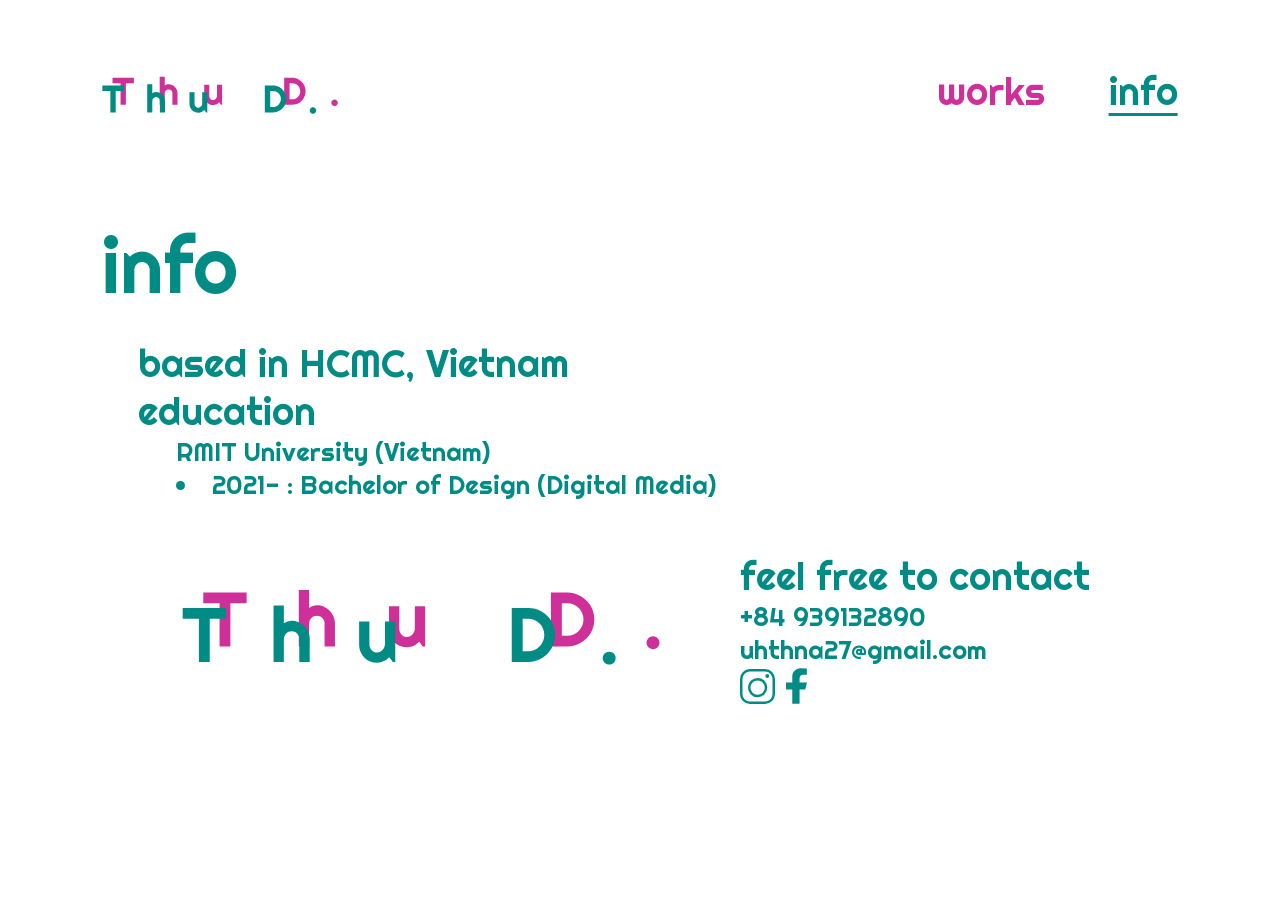
<file: info.html>
<!DOCTYPE html>
<html lang="en">
<head>
	<meta charset="utf-8">
	<meta name="viewport" content="width=device-width, initial-scale=1.0">
	<title>Info | PORTFOLIO</title>
	<link rel="stylesheet" type="text/css" href="css/css.css">
	<link href="https://fonts.googleapis.com/css2?family=Righteous&display=swap" rel="stylesheet">
</head>
<body>
	<span class="cursor"></span>

	<div class="all">
		<div class="side">
			<a href="index.html"><img class="logo" src="img/logo.svg" alt="Thu Du logo"></a>
		</div>
		<div class="menu">
			<div class="worksbox"><a class="works" href="works.html">works</a></div>
			<div class="infobox"><a class="info current" href="info.html">info</a></div>
		</div>
	</div>

	<h1 class="page-title teal" style="font-weight:normal">info</h1>

	<div class="container3">
		<div class="info2">based in HCMC, Vietnam<br>
			education<br>
			<div class="info2a">
				RMIT University (Vietnam)<br>
				<li>2021- : Bachelor of Design (Digital Media)</li>
			</div>
		</div>
	</div>

	<div class="container4">
		<div class="container5">
			<img class="logo2" src="img/logo.svg" alt="">
		</div>
		<div class="container6">
			<div class="info3">feel free to contact<br>
				<div class="info3a">
					+84 939132890<br>
					<a class="email" href="mailto:uhthna27@gmail.com">uhthna27@gmail.com</a>
				</div>
				<a href="https://www.instagram.com/_thththu_/?hl=en"><img class="ig" src="img/ig.svg" alt="Instagram"></a>
				<a href="https://www.facebook.com/thththuw.27/"><img class="fb" src="img/fb.svg" alt="Facebook"></a>
			</div>
		</div>
	</div>

	<script src="js/cursor.js"></script>
</body>
</html>
</file>
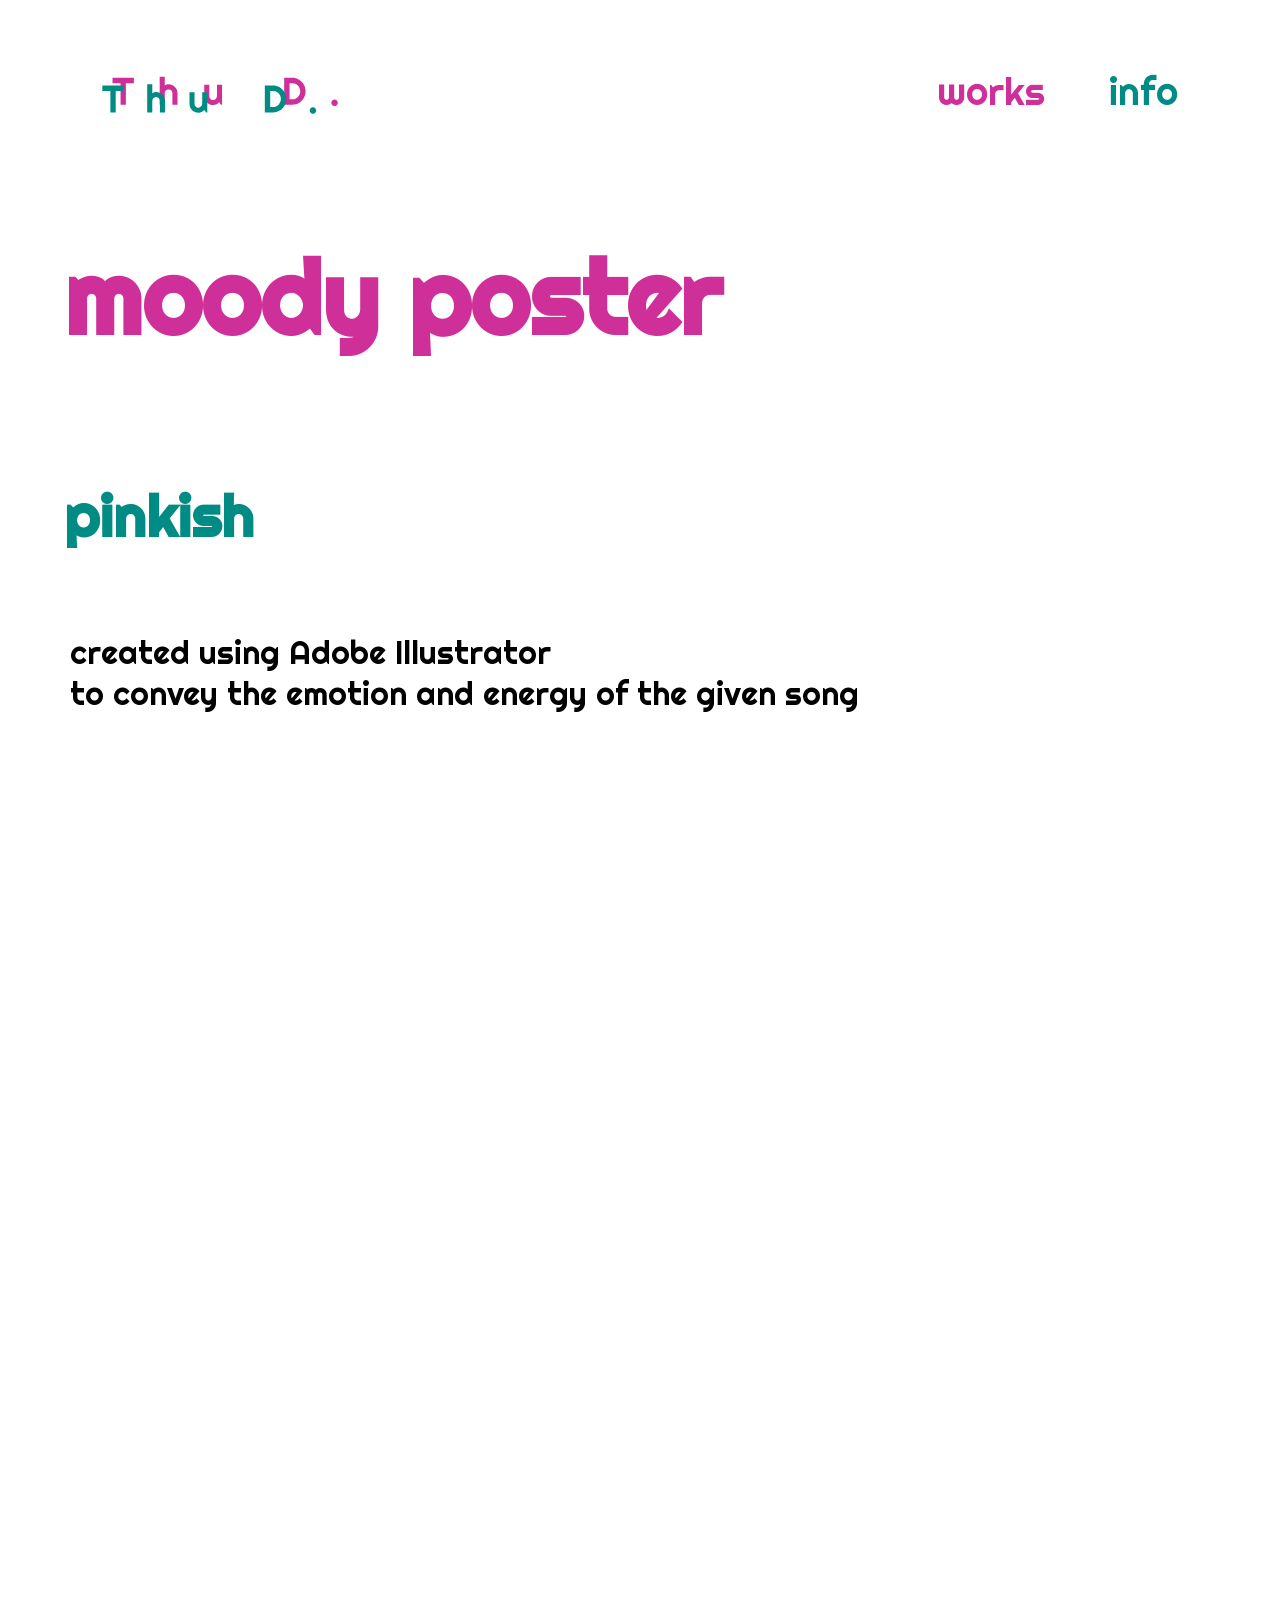
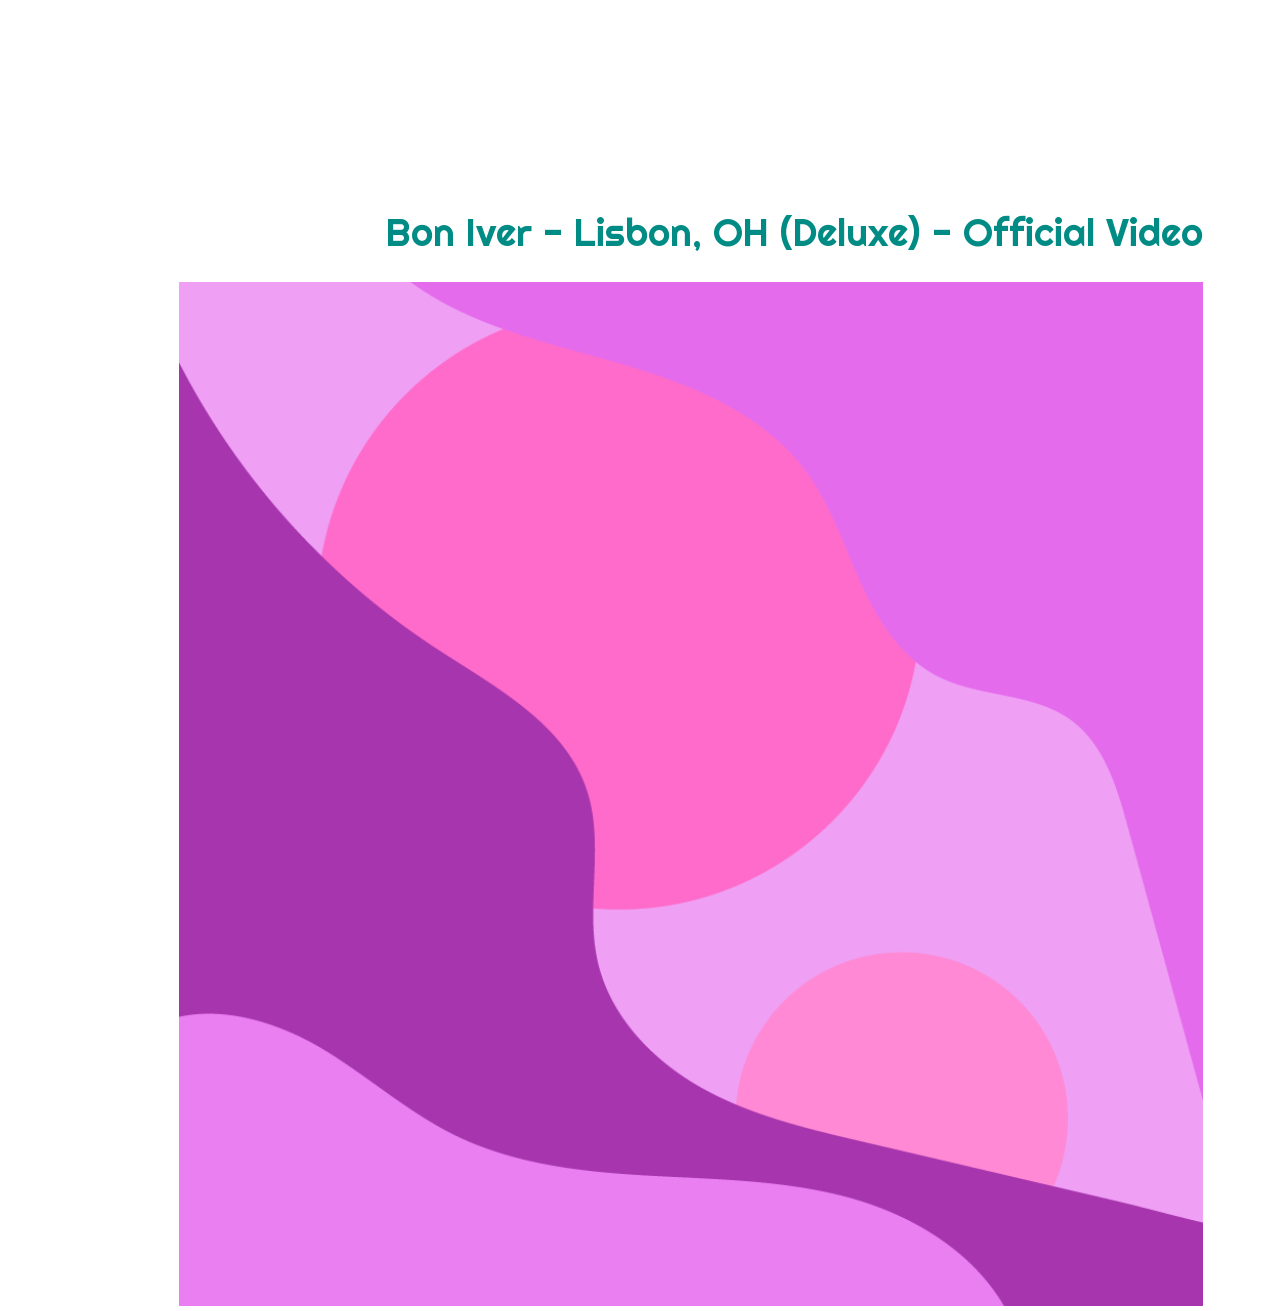
<file: pink.html>
<!Doctype html>
<html>
<head>
	<meta charset="utf-8"> 
	<meta name="viewport" content="width=device-width, initial-scale=1.0, user-scalable=no">
	<title>PORTFOLIO</title>
	<link rel="stylesheet" type="text/css" href="css/pink.css">
	<!-- <link rel="preconnect" href="https://fonts.googleapis.com"> -->
	<!-- <link rel="preconnect" href="https://fonts.gstatic.com" crossorigin> -->
	<link href="https://fonts.googleapis.com/css2?family=Righteous&display=swap" rel="stylesheet">
	<style type="text/css">
		* {
			box-sizing: border-box;
			
		}
		
		img{
			width: 100%;
		}
		
		.grid{
			z-index: -10;
			position: absolute;
			left: 0;
			top:0;
		}	
		.side{
			width: 50vw;
		}
		
		.all{
			margin-left: 5.5vw;
			margin-top: 2.75vw;
			margin-right: 5.5vw;
			/*border: 2px solid black;*/
			display: flex;
		}
		.logo{
			width: 50%;
			padding: 2.5vw;
		}
		
		.menu{
			justify-content: flex-end;
			display: flex;
			/*border: 2px solid black;*/
			width: 50%;
		}
		.worksbox{
			padding: 2.5vw;	
		}
		.works{
			font-size: 3vw;
			text-decoration: none;
			color: #CF2F99;				
		}
		.works:hover{
			color: #008C84;
		}
		
		.infobox{
			padding: 2.5vw;
		}
		.info{
			font-size: 3vw;
			text-decoration: none;
			color: #008C84;
		}
		.info:hover{
			color: #CF2F99;
		}
		
		#works{
			/*border: 2px solid black;*/
			justify-content: flex-end;	
			margin-top: 6.5vw;
			margin-left: 8vw;
			margin-right: 8vw;
			display: flex;
			font-size: 6vw;
			color: #cf2f99;
		}
		
		
		
		
		#info{
			margin-top: 7.5vw;
			font-size: 6vw;
			color: #008C84;
			margin-left: 8vw;
			margin-right: 8vw;
			display: flex;
		}
	</style>
</head>

<body>
	<!-- <div class="grid">
		<img src="img/grid.jpg">
	</div> -->
	<div>
		<span class="cursor"></span>
	</div>
	
	<div class="all">
		<div class="side">
			<img class="logo" src="img/logo.svg">
		</div>
		<div class="menu">
			<div class="worksbox">
				<a class="works" href="A3.html#works">works</a>
			</div>
			<div class="infobox">
				<a class="info" href="A3.html#info">info</a>
			</div>
		</div>
	</div>
	
	<div class="title">
		<h1>moody poster</h1>
	</div>
	<div class="font">
		<h2 style="color:#008C84">pinkish</h2>
	</div>
	<div class="text">
		<p>created using Adobe Illustrator <br> to convey the emotion and energy of the given song</p>		
	</div>
	
	<div class="container">
		<canvas id="canvas" width="1000" height="1000"></canvas>
		<div id="palette"></div>
	</div>
	
	<div class="text2">
		<a class="text2" href="https://www.youtube.com/watch?v=tw7ORJOPIt8">
			Bon Iver - Lisbon, OH (Deluxe) - Official Video
			
		</a>
	</div>
	<div class="scr">
		<img src="img/pink.png">
	</div>
	
	
	
	
	
</body>
<script>
	const buildPalette = (colorsList) => {
		const paletteContainer = document.getElementById("palette");
		paletteContainer.innerHTML = "";
		
		const orderedByColor = orderByLuminance(colorsList);
		
		for (let i = 0; i < orderedByColor.length; i++) {
			const hexColor = rgbToHex(orderedByColor[i]);
			
			if (i > 0) {
				const difference = calculateColorDifference(
				orderedByColor[i],
				orderedByColor[i - 1]
				);
				if (difference < 120) {
					continue;
				}
			}
			
			const colorElement = document.createElement("div");
			colorElement.style.backgroundColor = hexColor;
			colorElement.appendChild(document.createTextNode(hexColor));
			paletteContainer.appendChild(colorElement);
		}
	};
	
	const rgbToHex = (pixel) => {
		const componentToHex = (c) => {
			const hex = c.toString(16);
			return hex.length == 1 ? "0" + hex : hex;
		};
		
		return (
		"#" +
		componentToHex(pixel.r) +
		componentToHex(pixel.g) +
		componentToHex(pixel.b)
		).toUpperCase();
	};
	
	const orderByLuminance = (rgbValues) => {
		const calculateLuminance = (p) => {
			return 0.2126 * p.r + 0.7152 * p.g + 0.0722 * p.b;
		};
		
		return rgbValues.sort((p1, p2) => {
			return calculateLuminance(p2) - calculateLuminance(p1);
		});
	};
	
	const buildRgb = (imageData) => {
		const rgbValues = [];
		for (let i = 0; i < imageData.length; i += 4) {
			const rgb = {
				r: imageData[i],
				g: imageData[i + 1],
				b: imageData[i + 2],
			};
			
			rgbValues.push(rgb);
		}
		
		return rgbValues;
	};
	
	const calculateColorDifference = (color1, color2) => {
		const rDifference = Math.pow(color2.r - color1.r, 2);
		const gDifference = Math.pow(color2.g - color1.g, 2);
		const bDifference = Math.pow(color2.b - color1.b, 2);
		
		return rDifference + gDifference + bDifference;
	};
	
	const findBiggestColorRange = (rgbValues) => {
		let rMin = Number.MAX_VALUE;
		let gMin = Number.MAX_VALUE;
		let bMin = Number.MAX_VALUE;
		
		let rMax = Number.MIN_VALUE;
		let gMax = Number.MIN_VALUE;
		let bMax = Number.MIN_VALUE;
		
		rgbValues.forEach((pixel) => {
			rMin = Math.min(rMin, pixel.r);
			gMin = Math.min(gMin, pixel.g);
			bMin = Math.min(bMin, pixel.b);
			
			rMax = Math.max(rMax, pixel.r);
			gMax = Math.max(gMax, pixel.g);
			bMax = Math.max(bMax, pixel.b);
		});
		
		const rRange = rMax - rMin;
		const gRange = gMax - gMin;
		const bRange = bMax - bMin;
		
		const biggestRange = Math.max(rRange, gRange, bRange);
		if (biggestRange === rRange) {
			return "r";
		} else if (biggestRange === gRange) {
			return "g";
		} else {
			return "b";
		}
	};
	
	const quantization = (rgbValues, depth) => {
		const MAX_DEPTH = 4;
		
		// Base case
		if (depth === MAX_DEPTH || rgbValues.length === 0) {
			const color = rgbValues.reduce(
			(prev, curr) => {
				prev.r += curr.r;
				prev.g += curr.g;
				prev.b += curr.b;
				
				return prev;
			},
			{
				r: 0,
				g: 0,
				b: 0,
			}
			);
			
			color.r = Math.round(color.r / rgbValues.length);
			color.g = Math.round(color.g / rgbValues.length);
			color.b = Math.round(color.b / rgbValues.length);
			
			return [color];
		}
		const componentToSortBy = findBiggestColorRange(rgbValues);
		rgbValues.sort((p1, p2) => {
			return p1[componentToSortBy] - p2[componentToSortBy];
		});
		
		const mid = rgbValues.length / 2;
		return [
		...quantization(rgbValues.slice(0, mid), depth + 1),
		...quantization(rgbValues.slice(mid + 1), depth + 1),
		];
	};
	
	const main = () => {
		const canvas = document.getElementById("canvas");
		const ctx = canvas.getContext('2d')
		const image = new Image();
		
		
		image.onload = () => {
			ctx.drawImage(image, 0, 0);
			const imageData = ctx.getImageData(0, 0, canvas.width, canvas.height);
			const rgbArray = buildRgb(imageData.data);
			const quantColors = quantization(rgbArray, 0);
			
			buildPalette(quantColors);
		}
		
		image.crossOrigin = "Anonymous";
		image.src = "https://i.ibb.co/7j8sx1b/green.png";
		
		canvas.onclick = () => {
			if (image.src.match("pink")) {
				image.src = "https://i.ibb.co/7j8sx1b/green.png";
			} else {
				image.src = "https://i.ibb.co/ZNdqdrW/pink.png";
			}
		}
	};
	
	main();
</script>
</html>
<script src="js/cursor.js"></script>
</file>
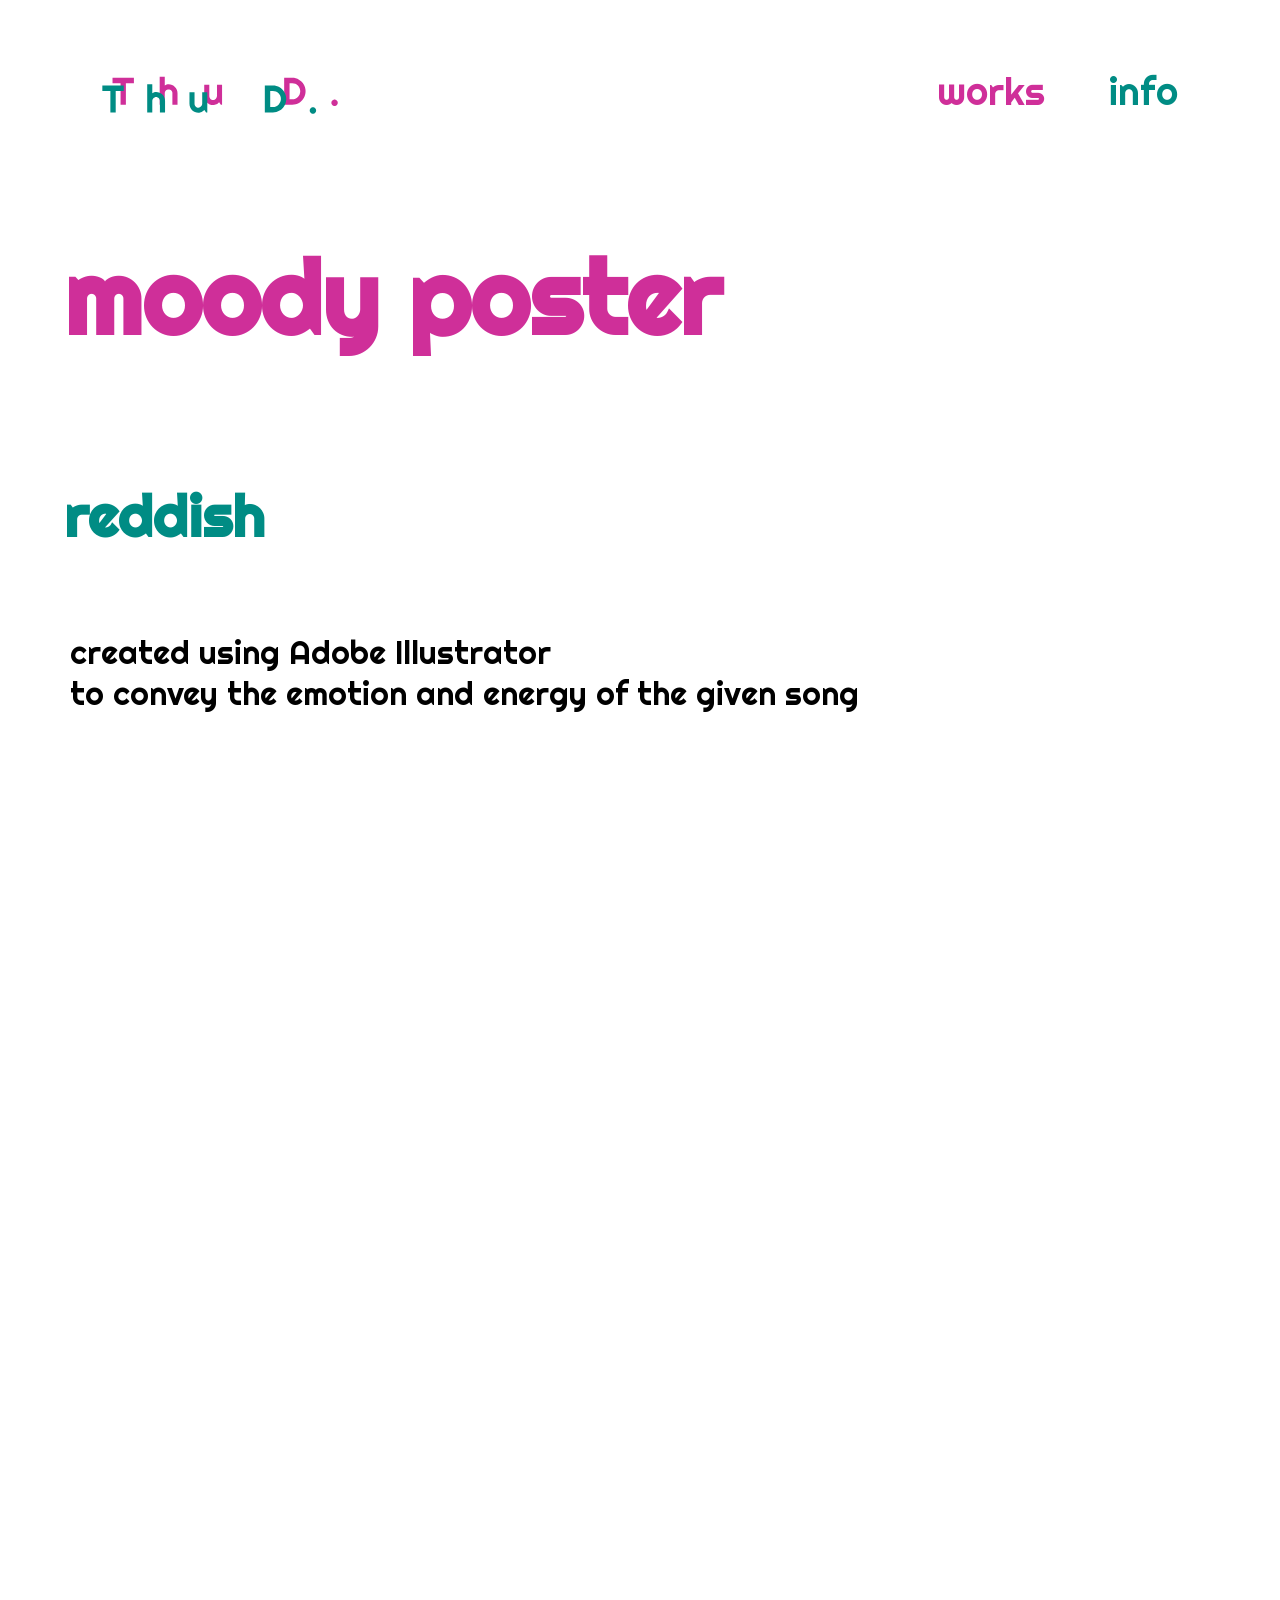
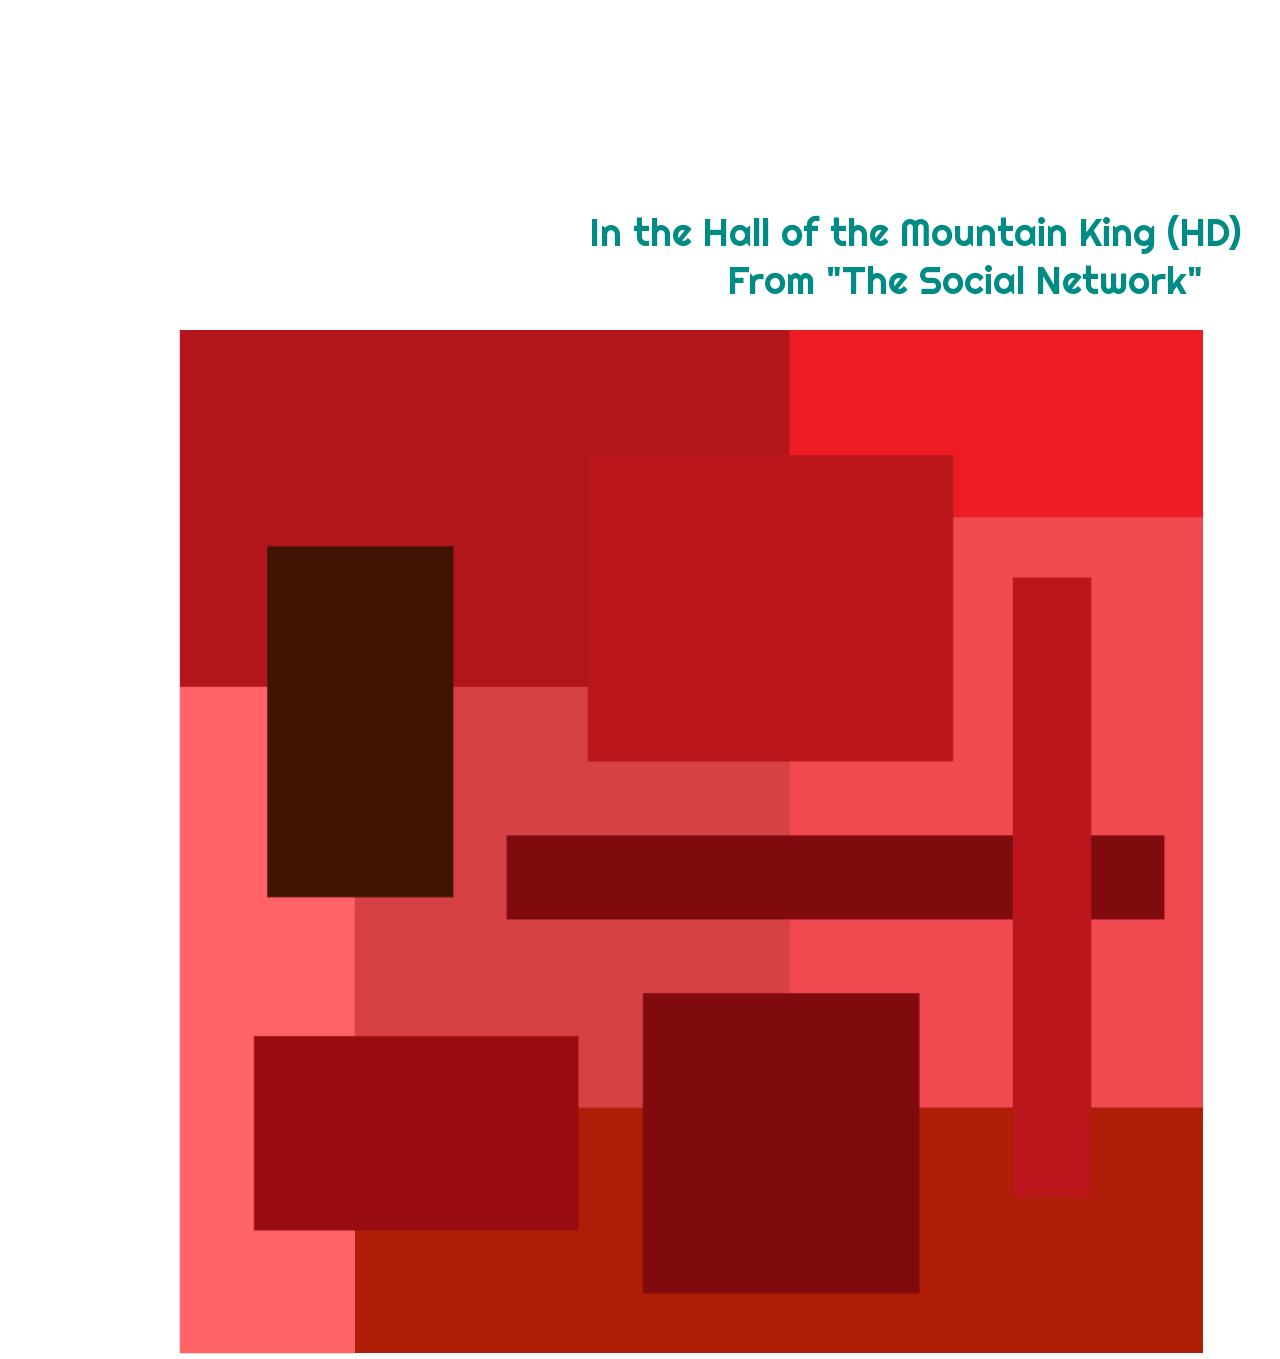
<file: red.html>
<!Doctype html>
<html>
<head>
	<meta charset="utf-8"> 
	<meta name="viewport" content="width=device-width, initial-scale=1.0, user-scalable=no">
	<title>PORTFOLIO</title>
	<link rel="stylesheet" type="text/css" href="css/red.css">
	<!-- <link rel="preconnect" href="https://fonts.googleapis.com"> -->
	<!-- <link rel="preconnect" href="https://fonts.gstatic.com" crossorigin> -->
	<link href="https://fonts.googleapis.com/css2?family=Righteous&display=swap" rel="stylesheet">
	<style type="text/css">
		* {
			box-sizing: border-box;
			
		}
		
		img{
			width: 100%;
		}
		
		.grid{
			z-index: -10;
			position: absolute;
			left: 0;
			top:0;
		}	
		.side{
			width: 50vw;
		}
		
		.all{
			margin-left: 5.5vw;
			margin-top: 2.75vw;
			margin-right: 5.5vw;
			/*border: 2px solid black;*/
			display: flex;
		}
		.logo{
			width: 50%;
			padding: 2.5vw;
		}
		
		.menu{
			justify-content: flex-end;
			display: flex;
			/*border: 2px solid black;*/
			width: 50%;
		}
		.worksbox{
			padding: 2.5vw;	
		}
		.works{
			font-size: 3vw;
			text-decoration: none;
			color: #CF2F99;				
		}
		.works:hover{
			color: #008C84;
		}
		
		.infobox{
			padding: 2.5vw;
		}
		.info{
			font-size: 3vw;
			text-decoration: none;
			color: #008C84;
		}
		.info:hover{
			color: #CF2F99;
		}
		
		#works{
			/*border: 2px solid black;*/
			justify-content: flex-end;	
			margin-top: 6.5vw;
			margin-left: 8vw;
			margin-right: 8vw;
			display: flex;
			font-size: 6vw;
			color: #cf2f99;
		}
		
		#info{
			margin-top: 7.5vw;
			font-size: 6vw;
			color: #008C84;
			margin-left: 8vw;
			margin-right: 8vw;
			display: flex;
		}
		
	</style>
</head>

<body>
	<!-- <div class="grid">
		<img src="img/grid.jpg">
	</div> -->
	<div>
		<span class="cursor"></span>
	</div>
	
	<div class="all">
		<div class="side">
			<img class="logo" src="img/logo.svg">
		</div>
		<div class="menu">
			<div class="worksbox">
				<a class="works" href="A3.html#works">works</a>
			</div>
			<div class="infobox">
				<a class="info" href="A3.html#info">info</a>
			</div>
		</div>
	</div>
	
	<div class="title">
		<h1>moody poster</h1>
	</div>
	<div class="font">
		<h2 style="color:#008C84">reddish</h2>
	</div>
	<div class="text">
		<p>created using Adobe Illustrator <br> to convey the emotion and energy of the given song</p>		
	</div>
	
	<div class="container">
		<canvas id="canvas" width="1000" height="1000"></canvas>
		<div id="palette"></div>
	</div>
	
	<div class="text2">
		<a class="text2" href="https://www.youtube.com/watch?v=cD8EPdn5Ctg">
			In the Hall of the Mountain King (HD) <br>From "The Social Network"
			
		</a>
	</div>
	<div class="scr">
		<img src="img/red.png">
	</div>
</body>
<script>
	const buildPalette = (colorsList) => {
		const paletteContainer = document.getElementById("palette");
		paletteContainer.innerHTML = "";
		
		const orderedByColor = orderByLuminance(colorsList);
		
		for (let i = 0; i < orderedByColor.length; i++) {
			const hexColor = rgbToHex(orderedByColor[i]);
			
			if (i > 0) {
				const difference = calculateColorDifference(
				orderedByColor[i],
				orderedByColor[i - 1]
				);
				if (difference < 120) {
					continue;
				}
			}
			
			const colorElement = document.createElement("div");
			colorElement.style.backgroundColor = hexColor;
			colorElement.appendChild(document.createTextNode(hexColor));
			paletteContainer.appendChild(colorElement);
		}
	};
	
	const rgbToHex = (pixel) => {
		const componentToHex = (c) => {
			const hex = c.toString(16);
			return hex.length == 1 ? "0" + hex : hex;
		};
		
		return (
		"#" +
		componentToHex(pixel.r) +
		componentToHex(pixel.g) +
		componentToHex(pixel.b)
		).toUpperCase();
	};
	
	const orderByLuminance = (rgbValues) => {
		const calculateLuminance = (p) => {
			return 0.2126 * p.r + 0.7152 * p.g + 0.0722 * p.b;
		};
		
		return rgbValues.sort((p1, p2) => {
			return calculateLuminance(p2) - calculateLuminance(p1);
		});
	};
	
	const buildRgb = (imageData) => {
		const rgbValues = [];
		for (let i = 0; i < imageData.length; i += 4) {
			const rgb = {
				r: imageData[i],
				g: imageData[i + 1],
				b: imageData[i + 2],
			};
			
			rgbValues.push(rgb);
		}
		
		return rgbValues;
	};
	
	const calculateColorDifference = (color1, color2) => {
		const rDifference = Math.pow(color2.r - color1.r, 2);
		const gDifference = Math.pow(color2.g - color1.g, 2);
		const bDifference = Math.pow(color2.b - color1.b, 2);
		
		return rDifference + gDifference + bDifference;
	};
	
	const findBiggestColorRange = (rgbValues) => {
		let rMin = Number.MAX_VALUE;
		let gMin = Number.MAX_VALUE;
		let bMin = Number.MAX_VALUE;
		
		let rMax = Number.MIN_VALUE;
		let gMax = Number.MIN_VALUE;
		let bMax = Number.MIN_VALUE;
		
		rgbValues.forEach((pixel) => {
			rMin = Math.min(rMin, pixel.r);
			gMin = Math.min(gMin, pixel.g);
			bMin = Math.min(bMin, pixel.b);
			
			rMax = Math.max(rMax, pixel.r);
			gMax = Math.max(gMax, pixel.g);
			bMax = Math.max(bMax, pixel.b);
		});
		
		const rRange = rMax - rMin;
		const gRange = gMax - gMin;
		const bRange = bMax - bMin;
		
		const biggestRange = Math.max(rRange, gRange, bRange);
		if (biggestRange === rRange) {
			return "r";
		} else if (biggestRange === gRange) {
			return "g";
		} else {
			return "b";
		}
	};
	
	const quantization = (rgbValues, depth) => {
		const MAX_DEPTH = 4;
		
		// Base case
		if (depth === MAX_DEPTH || rgbValues.length === 0) {
			const color = rgbValues.reduce(
			(prev, curr) => {
				prev.r += curr.r;
				prev.g += curr.g;
				prev.b += curr.b;
				
				return prev;
			},
			{
				r: 0,
				g: 0,
				b: 0,
			}
			);
			
			color.r = Math.round(color.r / rgbValues.length);
			color.g = Math.round(color.g / rgbValues.length);
			color.b = Math.round(color.b / rgbValues.length);
			
			return [color];
		}
		const componentToSortBy = findBiggestColorRange(rgbValues);
		rgbValues.sort((p1, p2) => {
			return p1[componentToSortBy] - p2[componentToSortBy];
		});
		
		const mid = rgbValues.length / 2;
		return [
		...quantization(rgbValues.slice(0, mid), depth + 1),
		...quantization(rgbValues.slice(mid + 1), depth + 1),
		];
	};
	
	const main = () => {
		const canvas = document.getElementById("canvas");
		const ctx = canvas.getContext('2d')
		const image = new Image();
		
		
		image.onload = () => {
			ctx.drawImage(image, 0, 0);
			const imageData = ctx.getImageData(0, 0, canvas.width, canvas.height);
			const rgbArray = buildRgb(imageData.data);
			const quantColors = quantization(rgbArray, 0);
			
			buildPalette(quantColors);
		}
		
		image.crossOrigin = "Anonymous";
		image.src = "https://i.ibb.co/JdYPLJc/blue.png";
		
		canvas.onclick = () => {
			if (image.src.match("red")) {
				image.src = "https://i.ibb.co/JdYPLJc/blue.png";
			} else {
				image.src = "https://i.ibb.co/MVy7wh6/red.png";
			}
		}
	};
	
	main();
</script>
</html>
<script src="js/cursor.js"></script>
</file>
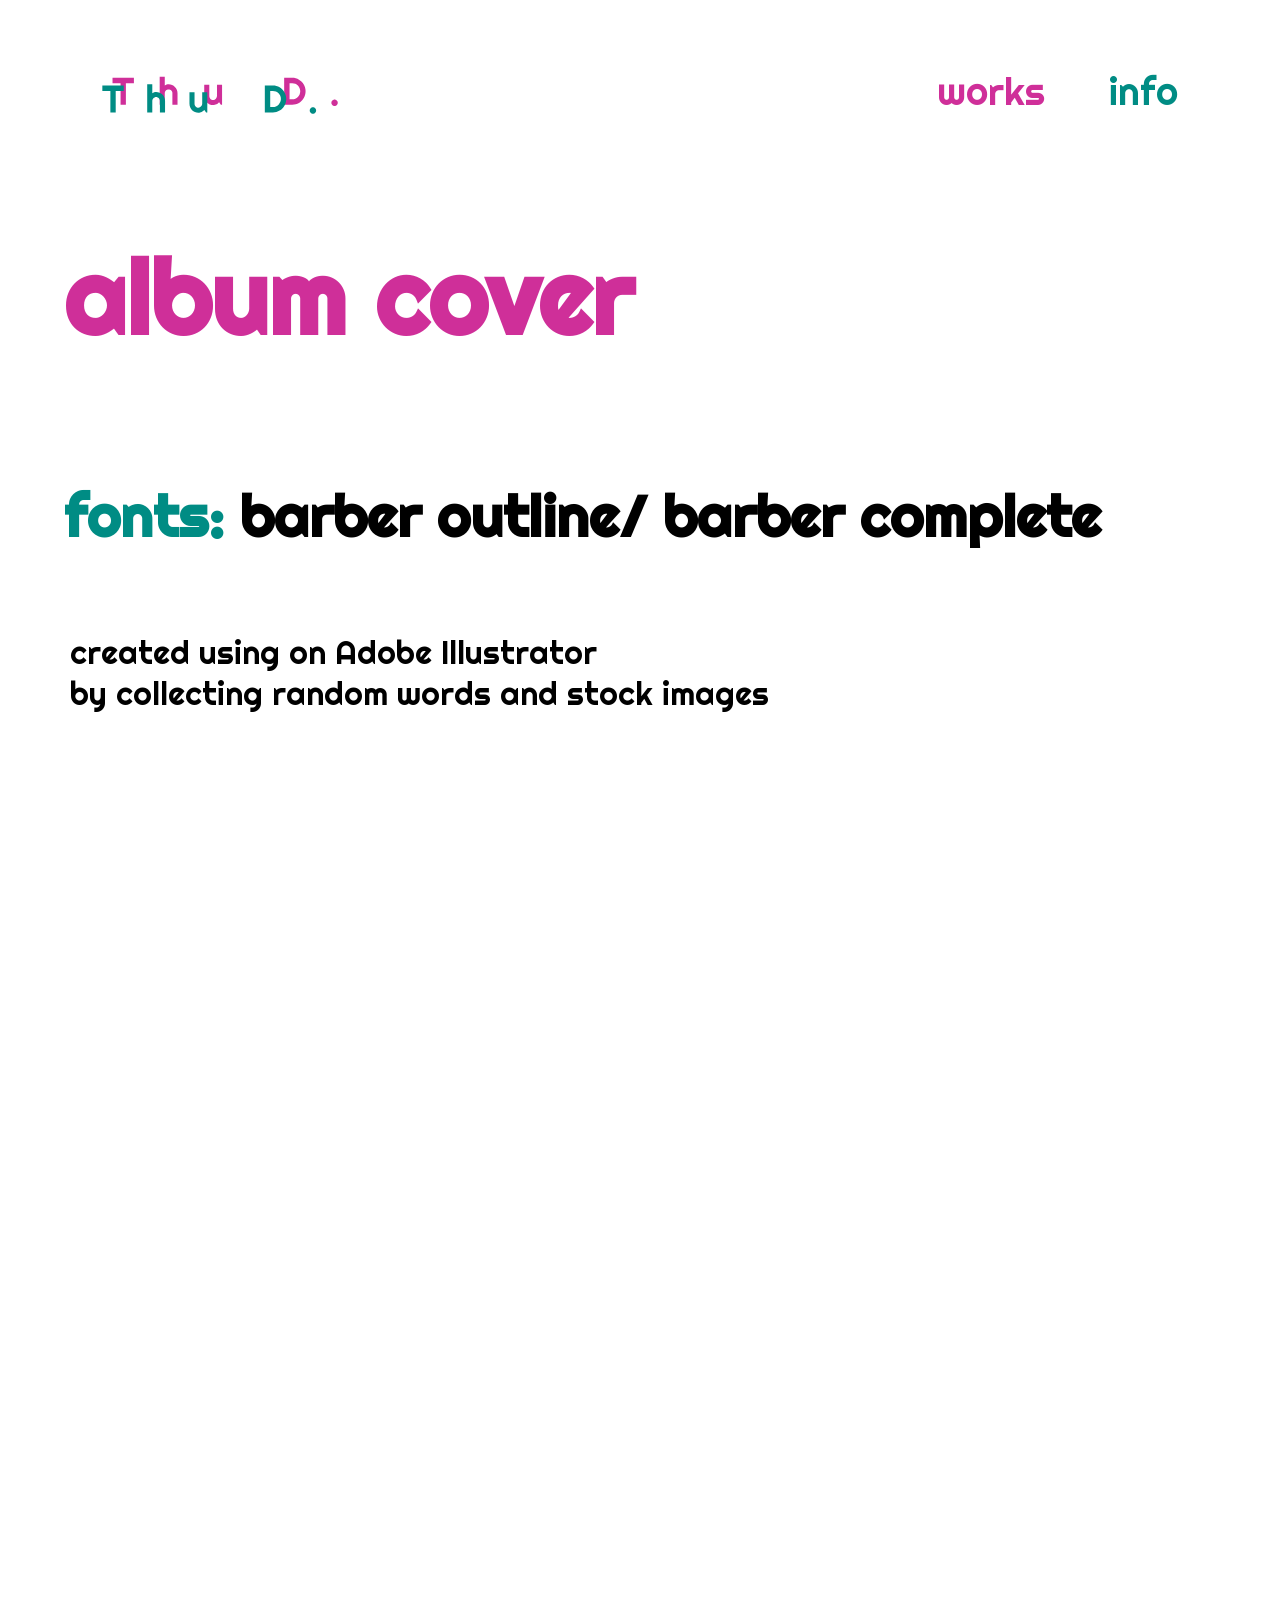
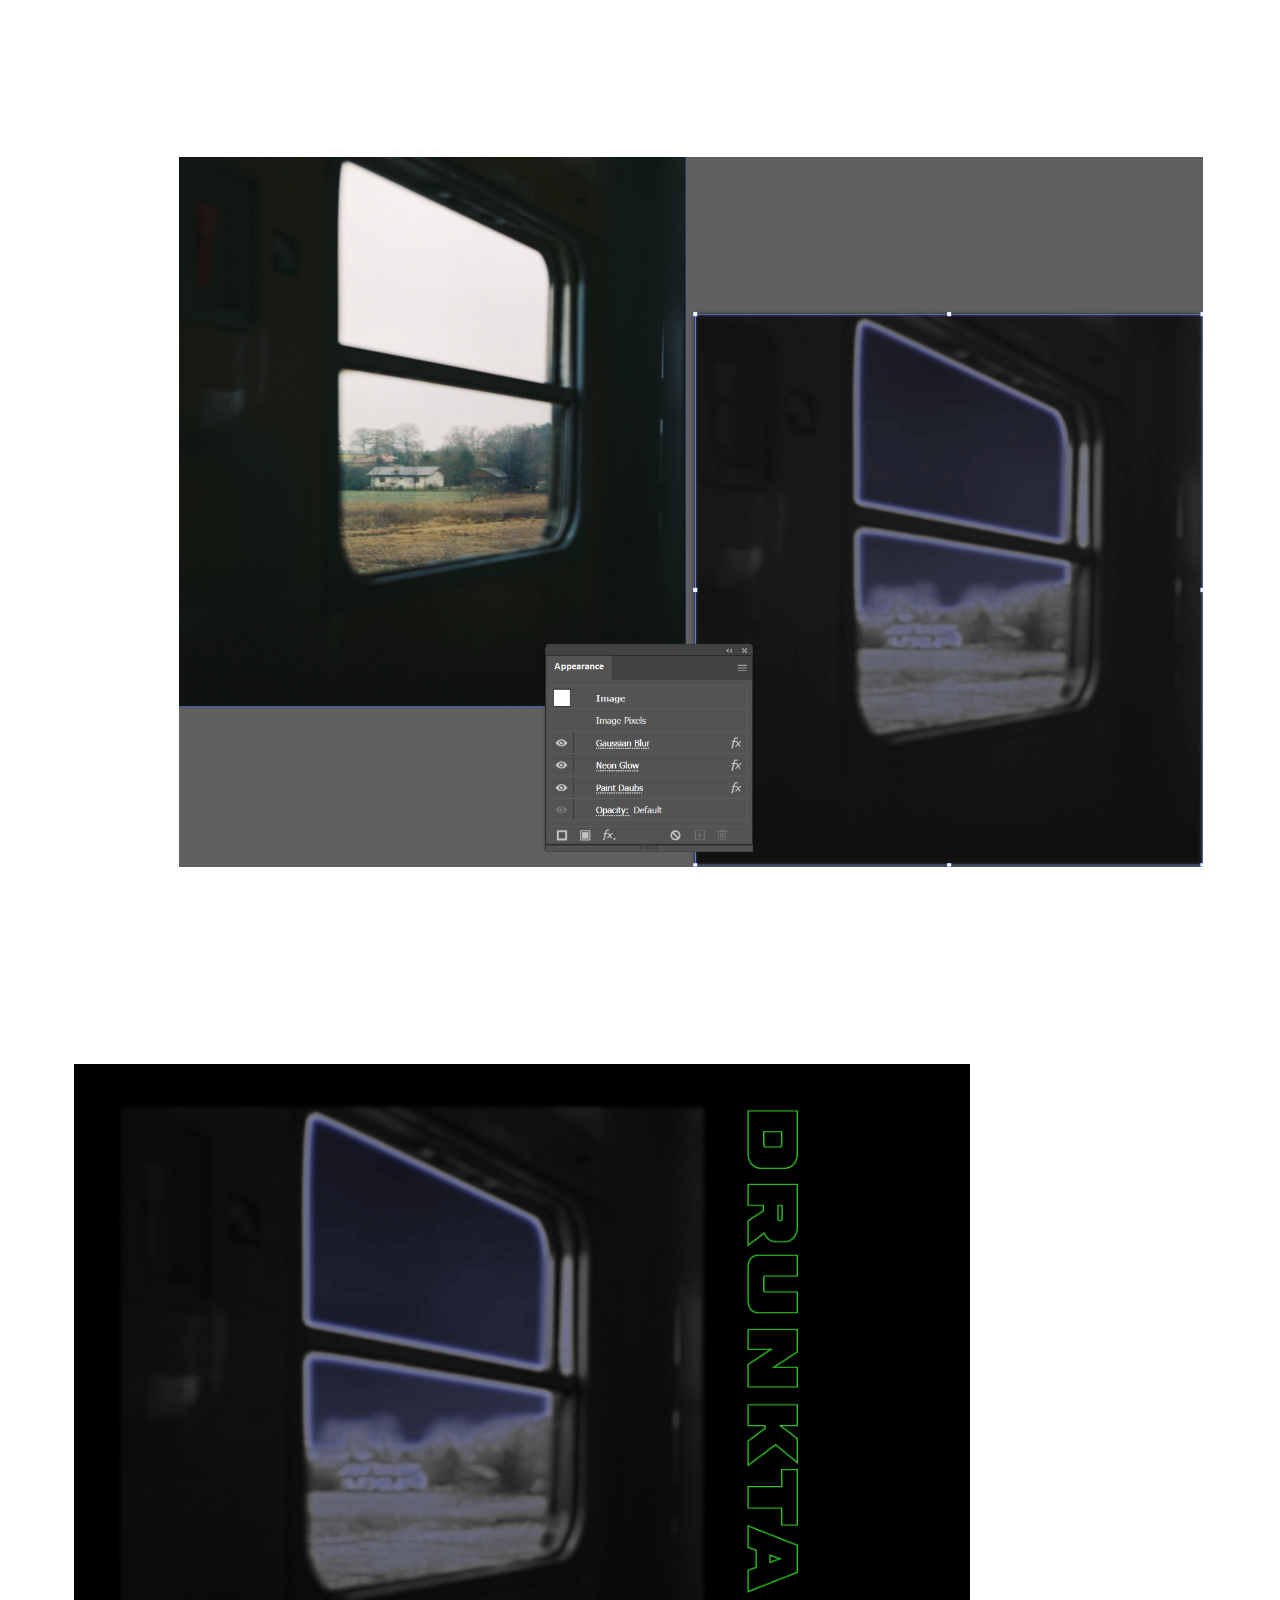
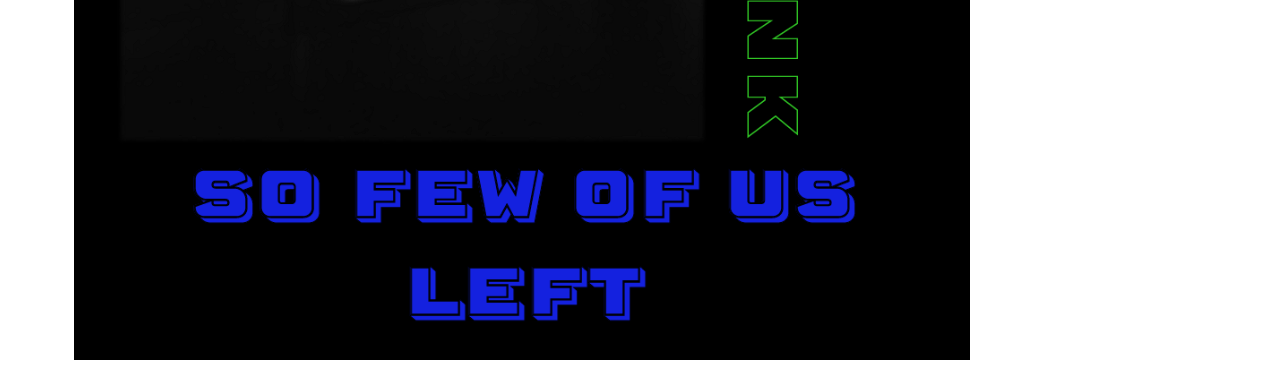
<file: w6a.html>
<!Doctype html>
<html>
<head>
  <meta charset="utf-8"> 
  <meta name="viewport" content="width=device-width, initial-scale=1.0, user-scalable=no">
  <title>PORTFOLIO</title>
  <link rel="stylesheet" type="text/css" href="css/w6a.css">
  <!-- <link rel="preconnect" href="https://fonts.googleapis.com"> -->
  <!-- <link rel="preconnect" href="https://fonts.gstatic.com" crossorigin> -->
  <link href="https://fonts.googleapis.com/css2?family=Righteous&display=swap" rel="stylesheet">
  <style type="text/css">
    * {
      box-sizing: border-box;
      
      
    }
    
    img{
      width: 100%;
    }
    
    .grid{
      z-index: -10;
      position: absolute;
      left: 0;
      top:0;
    }	
    .side{
      width: 50vw;
    }
    
    .all{
      margin-left: 5.5vw;
      margin-top: 2.75vw;
      margin-right: 5.5vw;
      /*border: 2px solid black;*/
      display: flex;
    }
    .logo{
      width: 50%;
      padding: 2.5vw;
    }
    
    .menu{
      justify-content: flex-end;
      display: flex;
      /*border: 2px solid black;*/
      width: 50%;
    }
    .worksbox{
      padding: 2.5vw;	
    }
    .works{
      font-size: 3vw;
      text-decoration: none;
      color: #CF2F99;				
    }
    .works:hover{
      color: #008C84;
    }
    
    .infobox{
      padding: 2.5vw;
    }
    .info{
      font-size: 3vw;
      text-decoration: none;
      color: #008C84;
    }
    .info:hover{
      color: #CF2F99;
    }
    
    #works{
      /*border: 2px solid black;*/
      justify-content: flex-end;	
      margin-top: 6.5vw;
      margin-left: 8vw;
      margin-right: 8vw;
      display: flex;
      font-size: 6vw;
      color: #cf2f99;
    }
    
    
    
    
    #info{
      margin-top: 7.5vw;
      font-size: 6vw;
      color: #008C84;
      margin-left: 8vw;
      margin-right: 8vw;
      display: flex;
    }
    
  </style>
</head>

<body>
  
  <!-- <div class="grid">
    <img src="img/grid.jpg">
  </div> -->
  <div>
		<span class="cursor"></span>
	</div>
  
  <div class="all">
    <div class="side">
      <img class="logo" src="img/logo.svg">
    </div>
    <div class="menu">
      <div class="worksbox">
        <a class="works" href="A3.html#works">works</a>
      </div>
      <div class="infobox">
        <a class="info" href="A3.html#info">info</a>
      </div>
    </div>
  </div>
  
  <div class="title">
    <h1>album cover</h1>
  </div>
  <div class="font">
    <h2> <span style="color:#008C84">fonts:</span> barber outline/ barber complete</h2>
  </div>
  <div class="text">
    <p>created using on Adobe Illustrator<br> by collecting random words and stock images</p>		
  </div>

  <div class="container">
  <canvas id="canvas" width="1000" height="1000"></canvas>
 
  <div id="palette"></div>


  </div>
  <div class="scr">
    <img src="img/scr1.png">
  </div>


    <div class="pic">
      <img src="img/w6a.png">
    </div>

    </body>
    <script src="js/palette.js"></script>
    </html>
    <script src="js/cursor.js"></script>
</file>
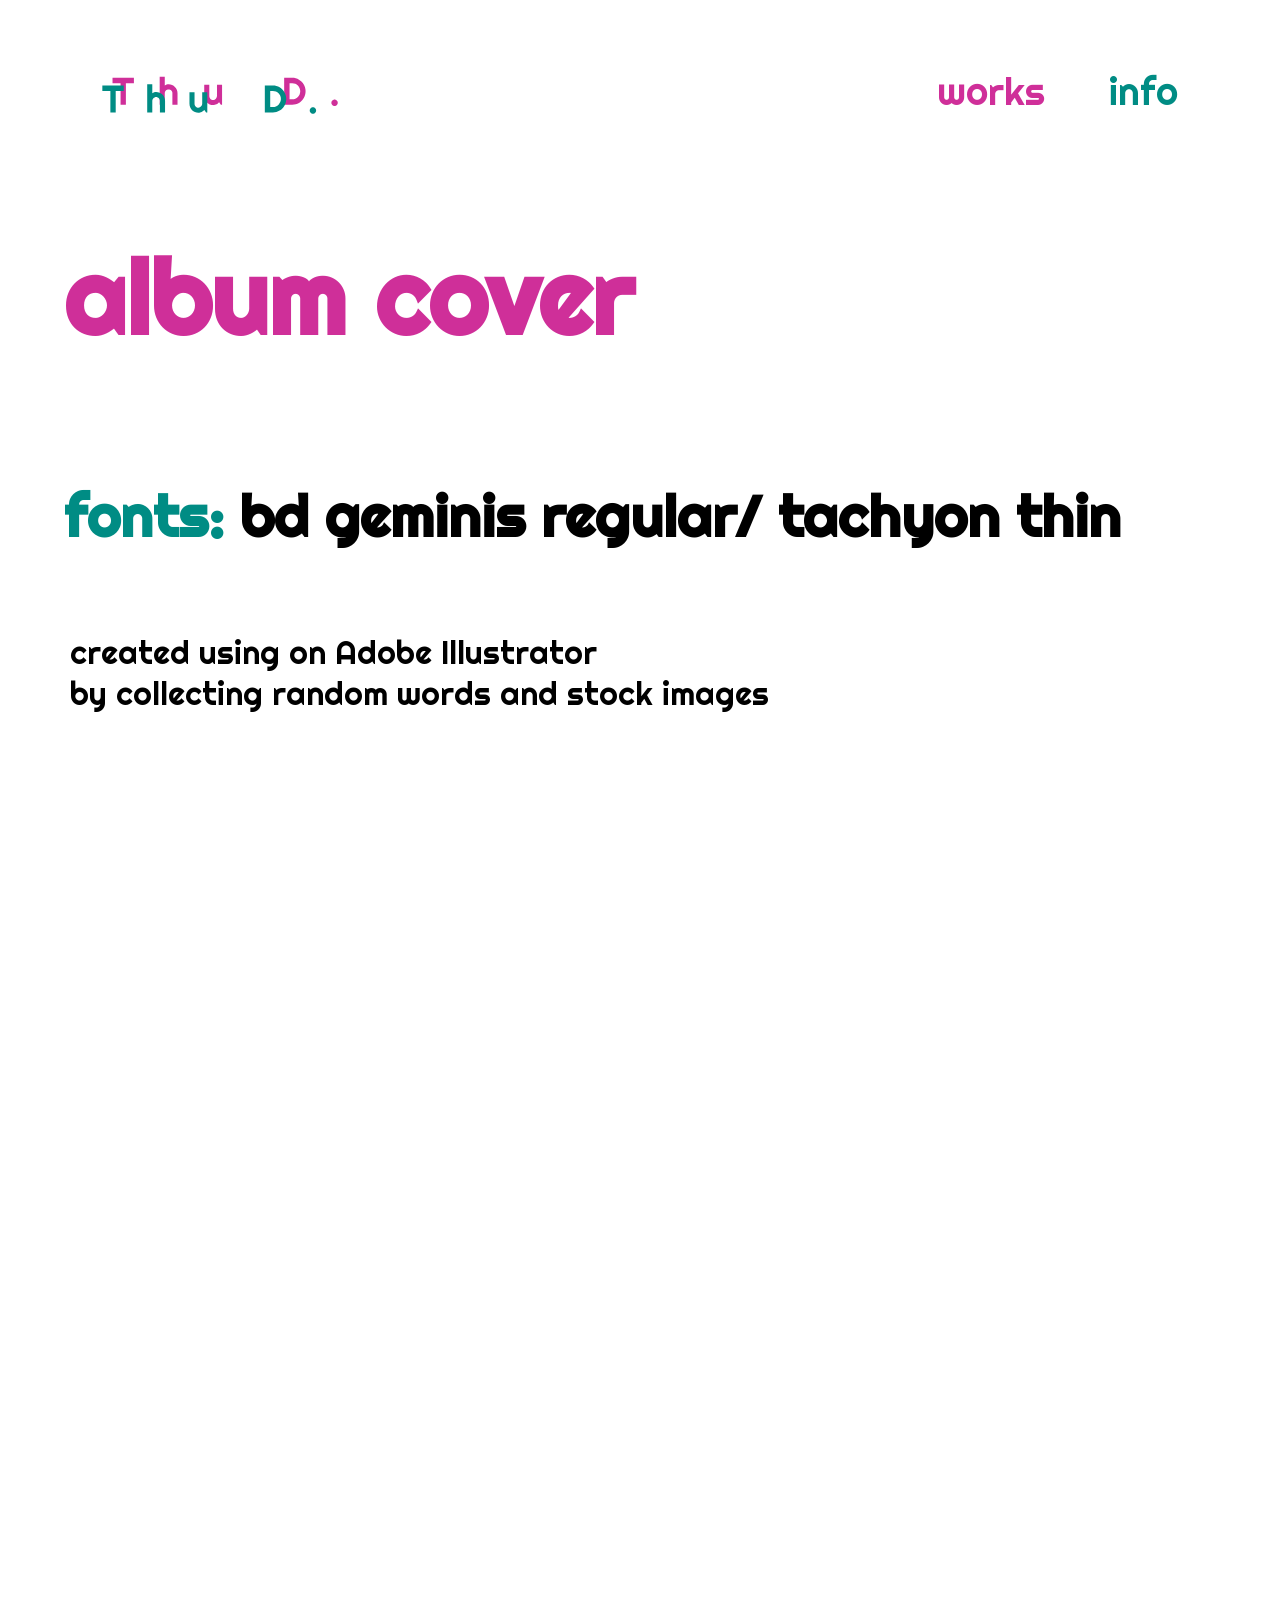
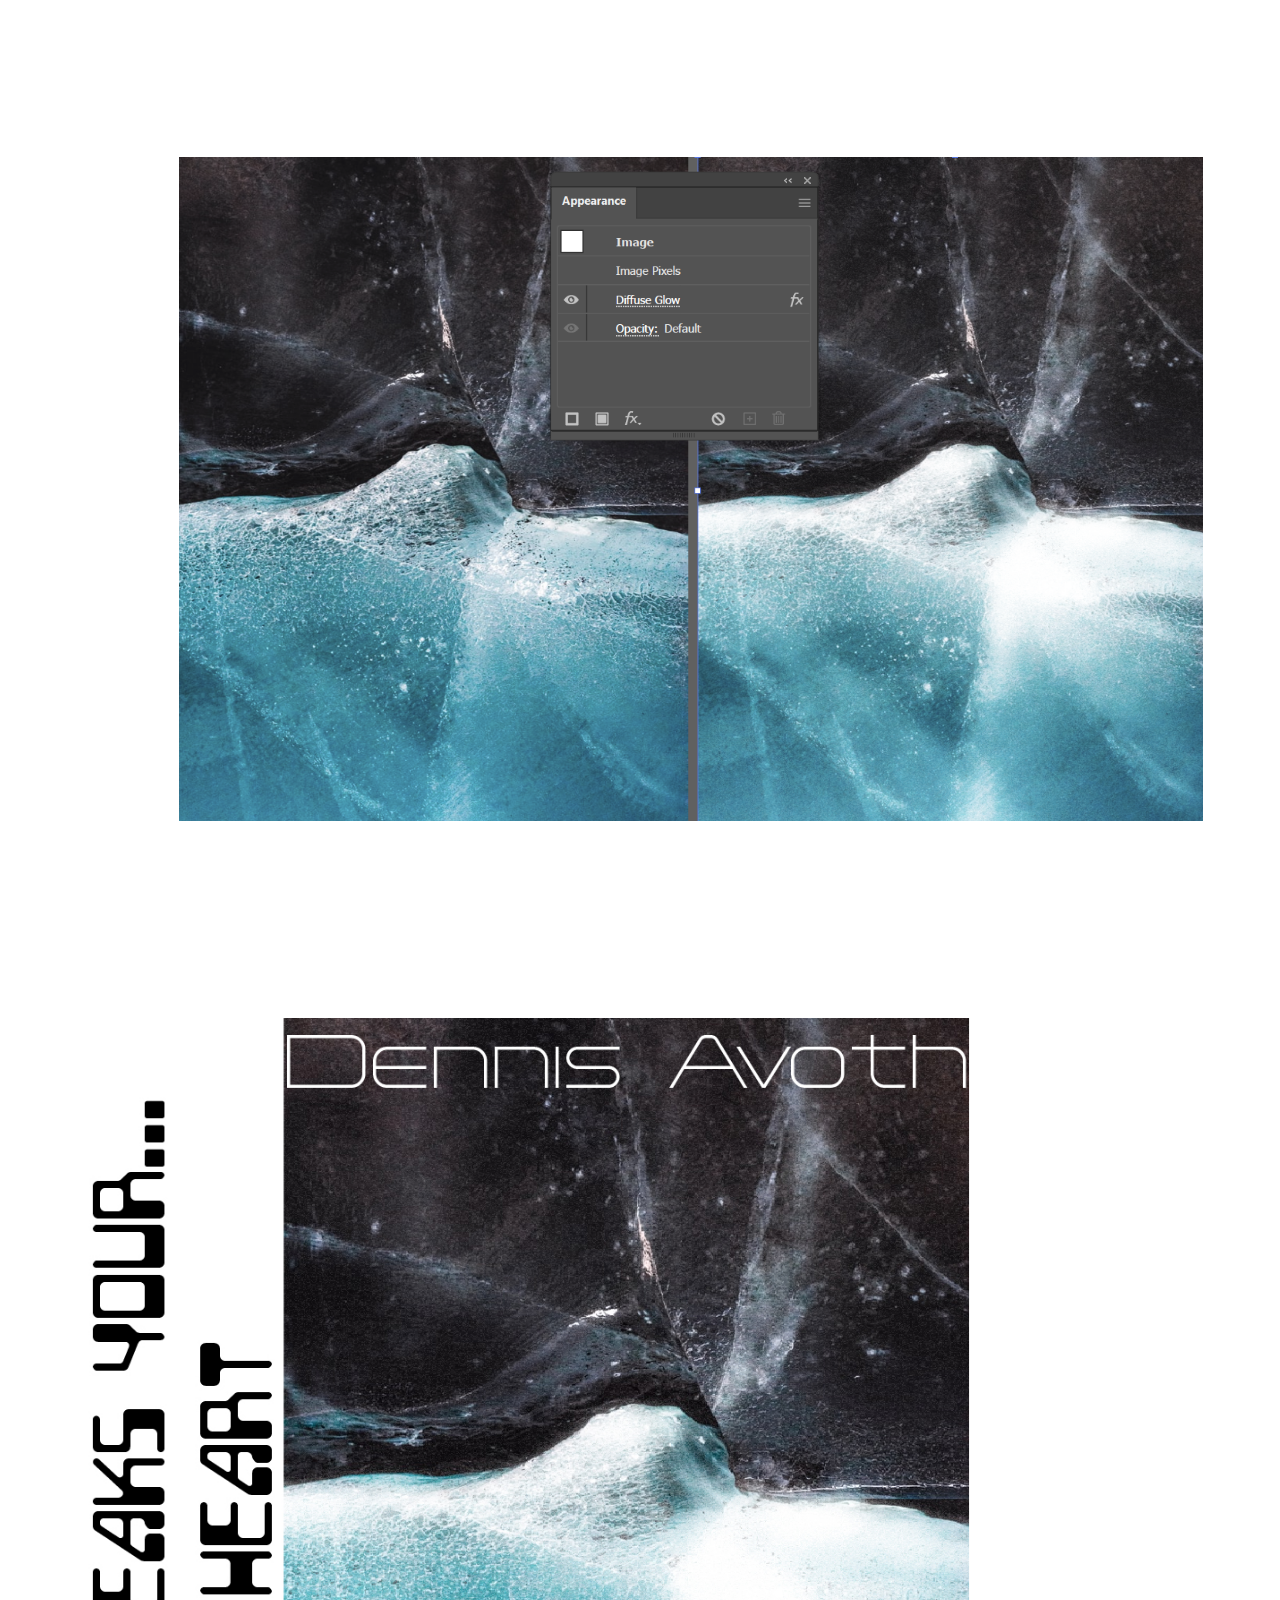
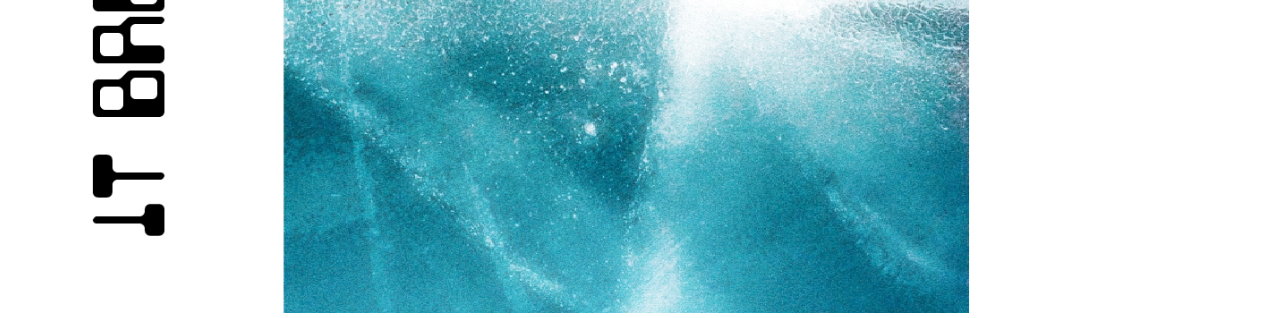
<file: w6b.html>
<!Doctype html>
<html>
	<head>
		<meta charset="utf-8"> 
		<meta name="viewport" content="width=device-width, initial-scale=1.0, user-scalable=no">
		<title>PORTFOLIO</title>
		<link rel="stylesheet" type="text/css" href="css/w6b.css">
		<!-- <link rel="preconnect" href="https://fonts.googleapis.com"> -->
		<!-- <link rel="preconnect" href="https://fonts.gstatic.com" crossorigin> -->
		<link href="https://fonts.googleapis.com/css2?family=Righteous&display=swap" rel="stylesheet">
		<style type="text/css">
			    * {
      box-sizing: border-box;
      
    }
    
    img{
      width: 100%;
    }
    
    .grid{
      z-index: -10;
      position: absolute;
      left: 0;
      top:0;
    }	
    .side{
      width: 50vw;
    }
    
    .all{
      margin-left: 5.5vw;
      margin-top: 2.75vw;
      margin-right: 5.5vw;
      /*border: 2px solid black;*/
      display: flex;
    }
    .logo{
      width: 50%;
      padding: 2.5vw;
    }
    
    .menu{
      justify-content: flex-end;
      display: flex;
      /*border: 2px solid black;*/
      width: 50%;
    }
    .worksbox{
      padding: 2.5vw;	
    }
    .works{
      font-size: 3vw;
      text-decoration: none;
      color: #CF2F99;				
    }
    .works:hover{
      color: #008C84;
    }
    
    .infobox{
      padding: 2.5vw;
    }
    .info{
      font-size: 3vw;
      text-decoration: none;
      color: #008C84;
    }
    .info:hover{
      color: #CF2F99;
    }
    
    #works{
      /*border: 2px solid black;*/
      justify-content: flex-end;	
      margin-top: 6.5vw;
      margin-left: 8vw;
      margin-right: 8vw;
      display: flex;
      font-size: 6vw;
      color: #cf2f99;
    }
    
    
    
    
    #info{
      margin-top: 7.5vw;
      font-size: 6vw;
      color: #008C84;
      margin-left: 8vw;
      margin-right: 8vw;
      display: flex;
    }
    
  </style>
</head>

<body>
  <!-- <div class="grid">
    <img src="img/grid.jpg">
  </div> -->
  <div>
	<span class="cursor"></span>
</div>
  
  <div class="all">
    <div class="side">
      <img class="logo" src="img/logo.svg">
    </div>
    <div class="menu">
		<div class="worksbox">
			<a class="works" href="A3.html#works">works</a>
		  </div>
		  <div class="infobox">
			<a class="info" href="A3.html#info">info</a>
		  </div>
    </div>
  </div>
  
  
  <div class="title">
    <h1>album cover</h1>
  </div>
  <div class="font">
    <h2> <span style="color:#008C84">fonts:</span> bd geminis regular/ tachyon thin</h2>
  </div>
    <div class="text">
      <p>created using on Adobe Illustrator<br> by collecting random words and stock images</p>		
    </div>

		<div class="container">
			<canvas id="canvas" width="1000" height="1000"></canvas>
			<div id="palette"></div>
		</div>
		  
		  
		  
		  <div class="scr">
			<img src="img/scr2.png">
		  </div>
		  
		  
		  <div class="pic">
			<img src="img/w6b.jpg">
		  </div>
		  
		  
		</body>

<script>
const buildPalette = (colorsList) => {
  const paletteContainer = document.getElementById("palette");
  paletteContainer.innerHTML = "";

  const orderedByColor = orderByLuminance(colorsList);

  for (let i = 0; i < orderedByColor.length; i++) {
    const hexColor = rgbToHex(orderedByColor[i]);

    if (i > 0) {
      const difference = calculateColorDifference(
        orderedByColor[i],
        orderedByColor[i - 1]
      );
      if (difference < 120) {
        continue;
      }
    }

    const colorElement = document.createElement("div");
    colorElement.style.backgroundColor = hexColor;
    colorElement.appendChild(document.createTextNode(hexColor));
    paletteContainer.appendChild(colorElement);
  }
};

const rgbToHex = (pixel) => {
  const componentToHex = (c) => {
    const hex = c.toString(16);
    return hex.length == 1 ? "0" + hex : hex;
  };

  return (
    "#" +
    componentToHex(pixel.r) +
    componentToHex(pixel.g) +
    componentToHex(pixel.b)
  ).toUpperCase();
};

const orderByLuminance = (rgbValues) => {
  const calculateLuminance = (p) => {
    return 0.2126 * p.r + 0.7152 * p.g + 0.0722 * p.b;
  };

  return rgbValues.sort((p1, p2) => {
    return calculateLuminance(p2) - calculateLuminance(p1);
  });
};

const buildRgb = (imageData) => {
  const rgbValues = [];
  for (let i = 0; i < imageData.length; i += 4) {
    const rgb = {
      r: imageData[i],
      g: imageData[i + 1],
      b: imageData[i + 2],
    };

    rgbValues.push(rgb);
  }

  return rgbValues;
};

const calculateColorDifference = (color1, color2) => {
  const rDifference = Math.pow(color2.r - color1.r, 2);
  const gDifference = Math.pow(color2.g - color1.g, 2);
  const bDifference = Math.pow(color2.b - color1.b, 2);

  return rDifference + gDifference + bDifference;
};

const findBiggestColorRange = (rgbValues) => {
  let rMin = Number.MAX_VALUE;
  let gMin = Number.MAX_VALUE;
  let bMin = Number.MAX_VALUE;

  let rMax = Number.MIN_VALUE;
  let gMax = Number.MIN_VALUE;
  let bMax = Number.MIN_VALUE;

  rgbValues.forEach((pixel) => {
    rMin = Math.min(rMin, pixel.r);
    gMin = Math.min(gMin, pixel.g);
    bMin = Math.min(bMin, pixel.b);

    rMax = Math.max(rMax, pixel.r);
    gMax = Math.max(gMax, pixel.g);
    bMax = Math.max(bMax, pixel.b);
  });

  const rRange = rMax - rMin;
  const gRange = gMax - gMin;
  const bRange = bMax - bMin;

  const biggestRange = Math.max(rRange, gRange, bRange);
  if (biggestRange === rRange) {
    return "r";
  } else if (biggestRange === gRange) {
    return "g";
  } else {
    return "b";
  }
};

const quantization = (rgbValues, depth) => {
  const MAX_DEPTH = 4;

  // Base case
  if (depth === MAX_DEPTH || rgbValues.length === 0) {
    const color = rgbValues.reduce(
      (prev, curr) => {
        prev.r += curr.r;
        prev.g += curr.g;
        prev.b += curr.b;

        return prev;
      },
      {
        r: 0,
        g: 0,
        b: 0,
      }
    );

    color.r = Math.round(color.r / rgbValues.length);
    color.g = Math.round(color.g / rgbValues.length);
    color.b = Math.round(color.b / rgbValues.length);

    return [color];
  }
  const componentToSortBy = findBiggestColorRange(rgbValues);
  rgbValues.sort((p1, p2) => {
    return p1[componentToSortBy] - p2[componentToSortBy];
  });

  const mid = rgbValues.length / 2;
  return [
    ...quantization(rgbValues.slice(0, mid), depth + 1),
    ...quantization(rgbValues.slice(mid + 1), depth + 1),
  ];
};

const main = () => {
  const canvas = document.getElementById("canvas");
  const ctx = canvas.getContext('2d')
  const image = new Image();
  

  image.onload = () => {
    ctx.drawImage(image, 0, 0);
    const imageData = ctx.getImageData(0, 0, canvas.width, canvas.height);
    const rgbArray = buildRgb(imageData.data);
    const quantColors = quantization(rgbArray, 0);

    buildPalette(quantColors);
  }
			
			image.crossOrigin = "Anonymous";
			image.src = "https://i.ibb.co/mR4L1zk/heart.png";
			
			canvas.onclick = () => {
			  if (image.src.match("w6b")) {
				image.src = "https://i.ibb.co/mR4L1zk/heart.png";
			  } else {
				image.src = "https://i.ibb.co/92NPWgT/w6b.jpg";
			  }
			}
		  };
		  
		  main();
</script>
</html>
<script src="js/cursor.js"></script>
</file>
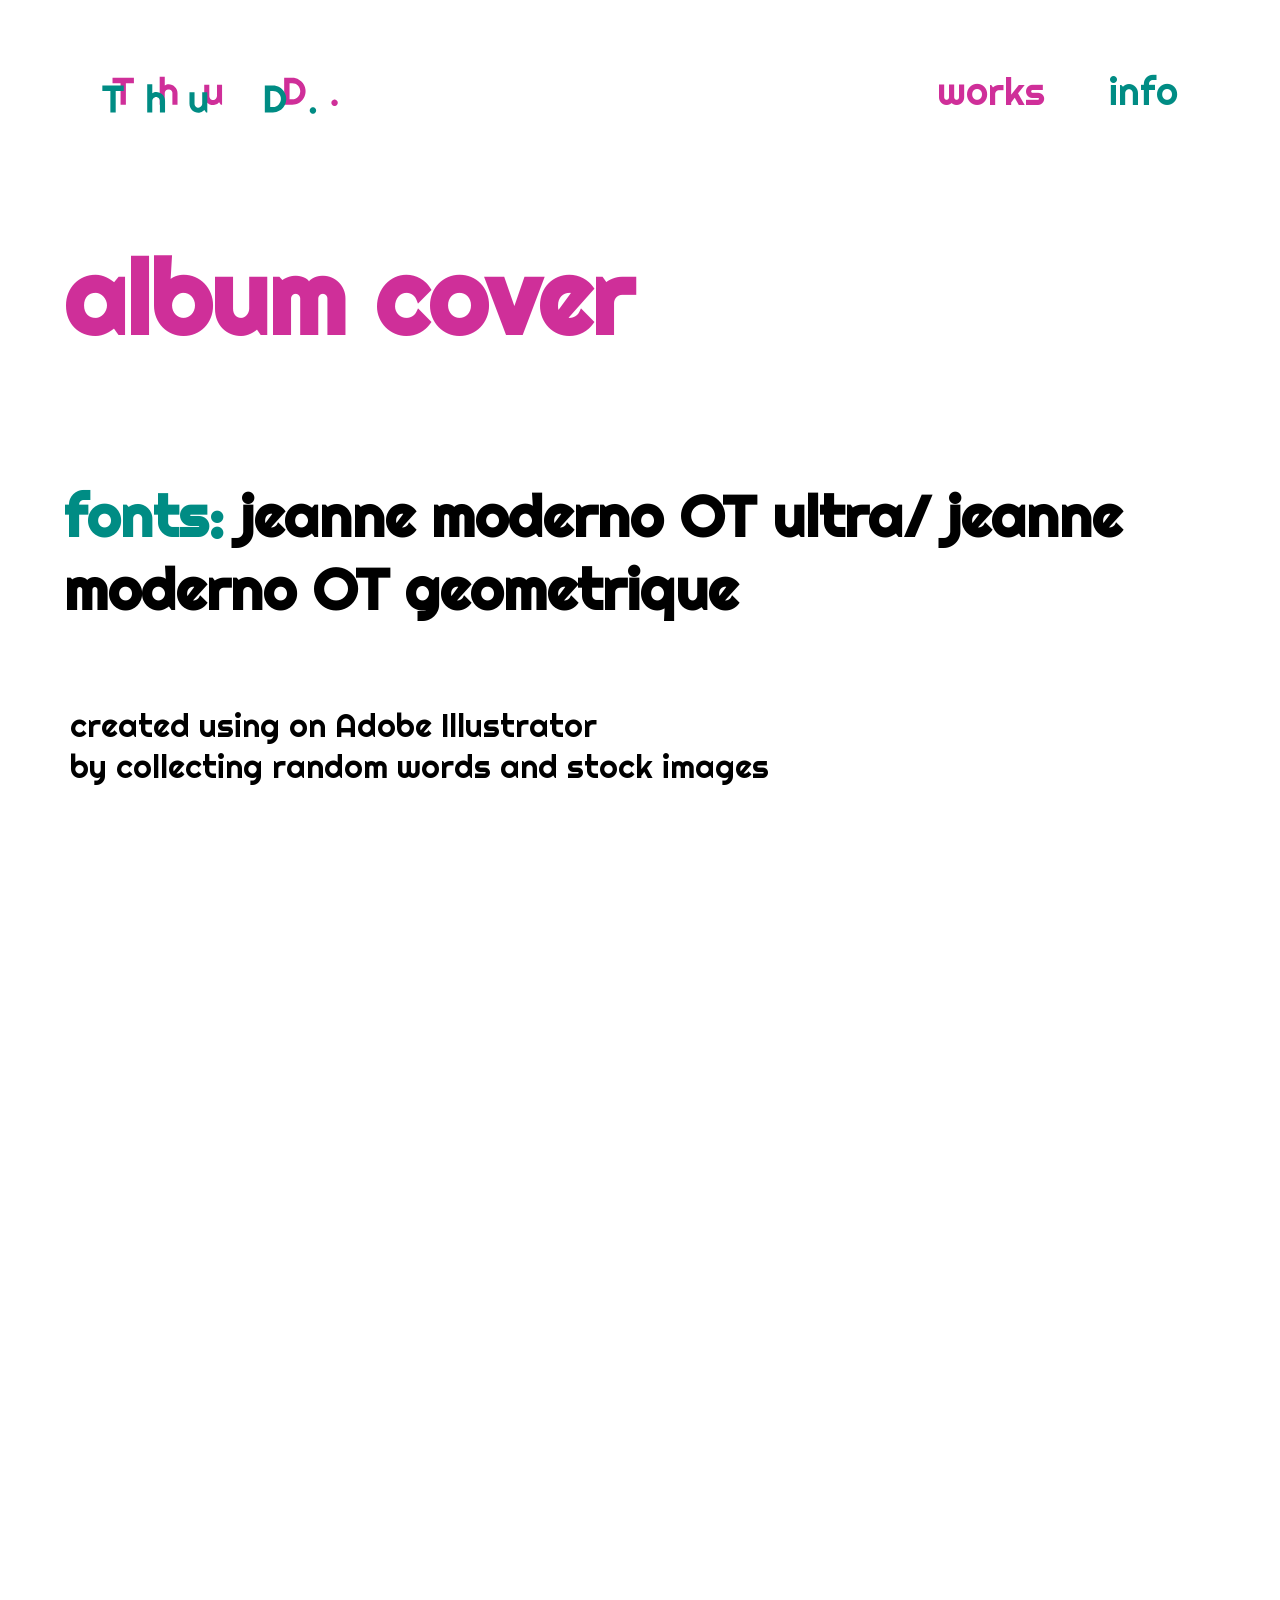
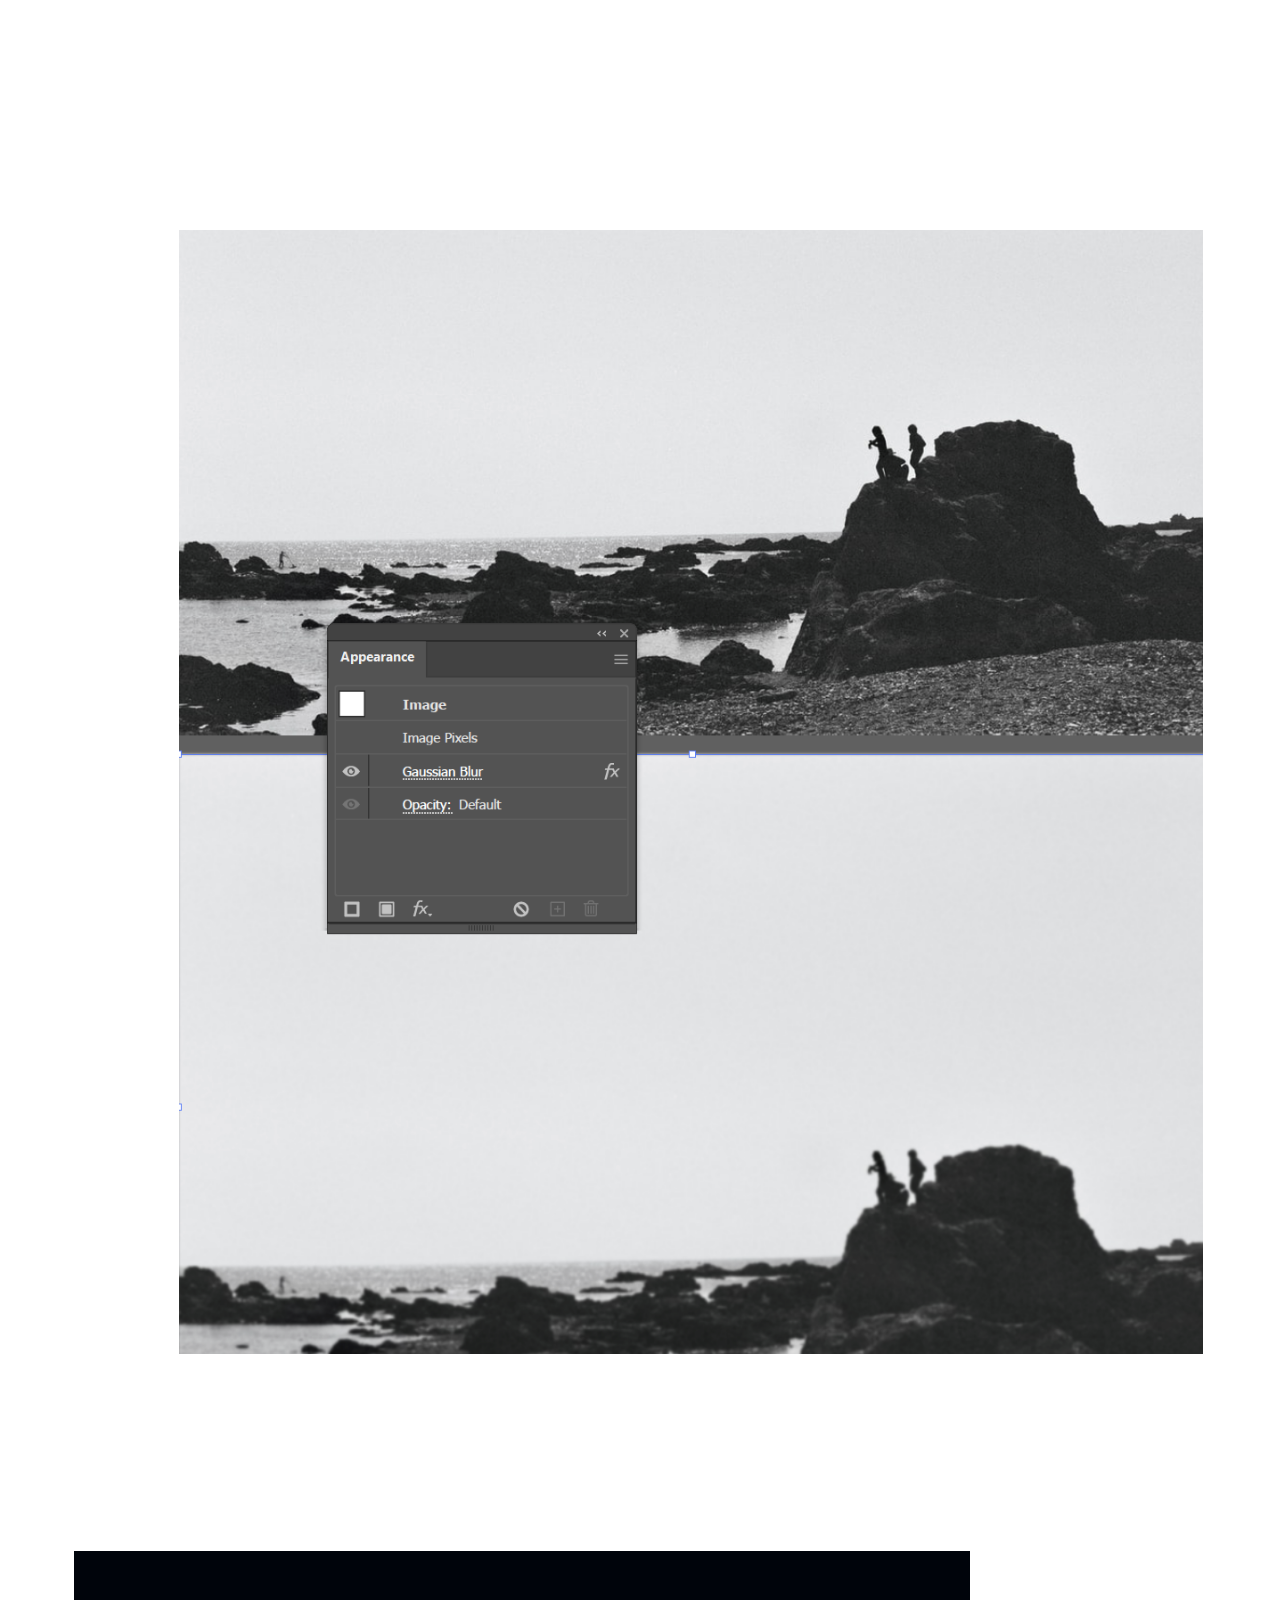
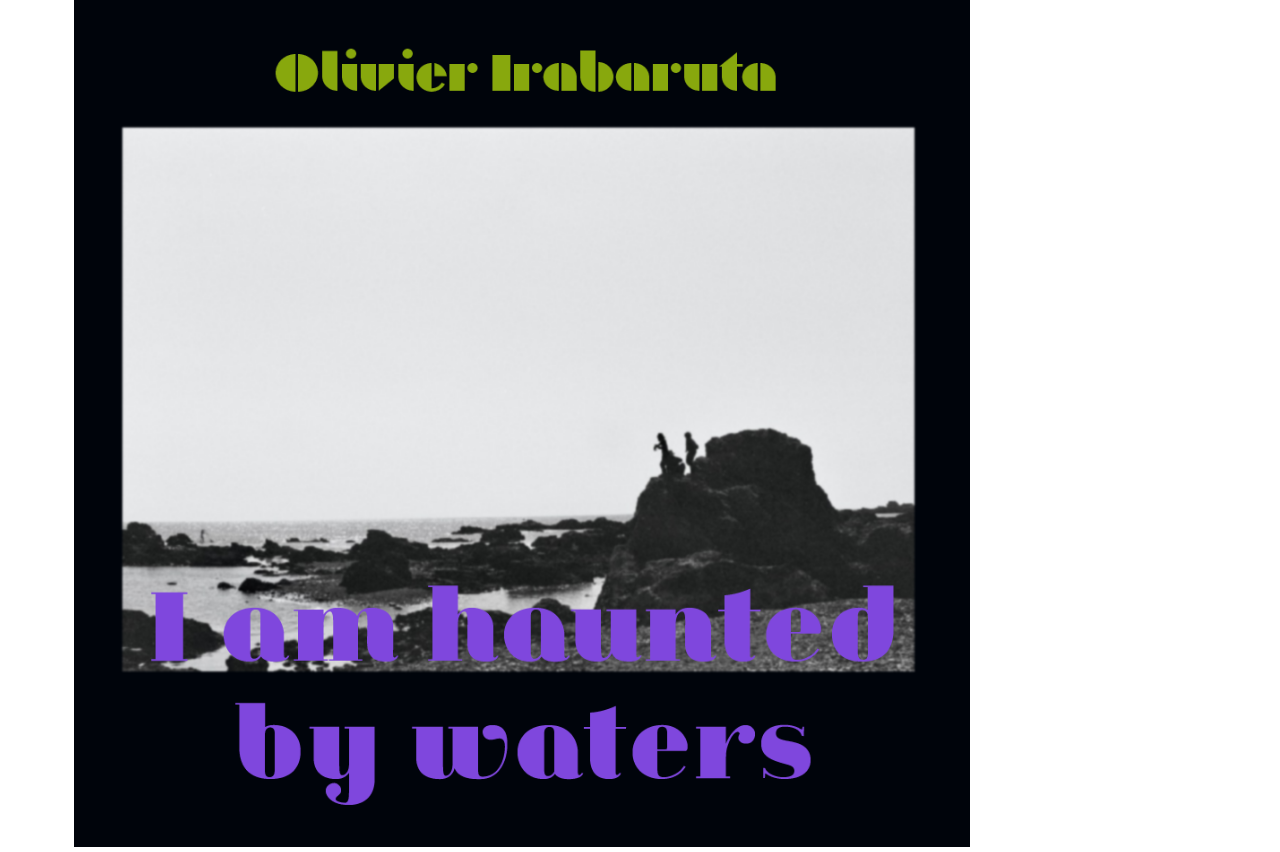
<file: w6c.html>
<!Doctype html>
<html>
<head>
  <meta charset="utf-8"> 
  <meta name="viewport" content="width=device-width, initial-scale=1.0, user-scalable=no">
  <title>PORTFOLIO</title>
  <link rel="stylesheet" type="text/css" href="css/w6c.css">
  <!-- <link rel="preconnect" href="https://fonts.googleapis.com"> -->
  <!-- <link rel="preconnect" href="https://fonts.gstatic.com" crossorigin> -->
  <link href="https://fonts.googleapis.com/css2?family=Righteous&display=swap" rel="stylesheet">
  <style type="text/css">
    * {
      box-sizing: border-box;
      
    }
    
    img{
      width: 100%;
    }
    
    .grid{
      z-index: -10;
      position: absolute;
      left: 0;
      top:0;
    }	
    .side{
      width: 50vw;
    }
    
    .all{
      margin-left: 5.5vw;
      margin-top: 2.75vw;
      margin-right: 5.5vw;
      /*border: 2px solid black;*/
      display: flex;
    }
    .logo{
      width: 50%;
      padding: 2.5vw;
    }
    
    .menu{
      justify-content: flex-end;
      display: flex;
      /*border: 2px solid black;*/
      width: 50%;
    }
    .worksbox{
      padding: 2.5vw;	
    }
    .works{
      font-size: 3vw;
      text-decoration: none;
      color: #CF2F99;				
    }
    .works:hover{
      color: #008C84;
    }
    
    .infobox{
      padding: 2.5vw;
    }
    .info{
      font-size: 3vw;
      text-decoration: none;
      color: #008C84;
    }
    .info:hover{
      color: #CF2F99;
    }
    
    #works{
      /*border: 2px solid black;*/
      justify-content: flex-end;	
      margin-top: 6.5vw;
      margin-left: 8vw;
      margin-right: 8vw;
      display: flex;
      font-size: 6vw;
      color: #cf2f99;
    }
    
    
    
    
    #info{
      margin-top: 7.5vw;
      font-size: 6vw;
      color: #008C84;
      margin-left: 8vw;
      margin-right: 8vw;
      display: flex;
    }
    
  </style>
</head>

<body>
  <!-- <div class="grid">
    <img src="img/grid.jpg">
  </div> -->
  <div>
    <span class="cursor"></span>
  </div>
  
  <div class="all">
    <div class="side">
      <img class="logo" src="img/logo.svg">
    </div>
    <div class="menu">
      <div class="worksbox">
        <a class="works" href="A3.html#works">works</a>
      </div>
      <div class="infobox">
        <a class="info" href="A3.html#info">info</a>
      </div>
    </div>
  </div>
  
  <div class="title">
    <h1>album cover</h1>
  </div>
  <div class="font">
    <h2> <span style="color:#008C84">fonts:</span> jeanne moderno OT ultra/ jeanne moderno OT geometrique </h2>
  </div>
  <div class="text">
    <p>created using on Adobe Illustrator<br> by collecting random words and stock images</p>		
  </div>
  <div class="container">
    <canvas id="canvas" width="1000" height="1000"></canvas>
    <div id="palette"></div>
  </div>
  <div class="scr">
    <img src="img/scr3.png">
  </div>
  <div class="pic">
    <img src="img/w6c.png">
  </div>
</body>
<script>
  const buildPalette = (colorsList) => {
    const paletteContainer = document.getElementById("palette");
    paletteContainer.innerHTML = "";
    
    const orderedByColor = orderByLuminance(colorsList);
    
    for (let i = 0; i < orderedByColor.length; i++) {
      const hexColor = rgbToHex(orderedByColor[i]);
      
      if (i > 0) {
        const difference = calculateColorDifference(
        orderedByColor[i],
        orderedByColor[i - 1]
        );
        if (difference < 120) {
          continue;
        }
      }
      
      const colorElement = document.createElement("div");
      colorElement.style.backgroundColor = hexColor;
      colorElement.appendChild(document.createTextNode(hexColor));
      paletteContainer.appendChild(colorElement);
    }
  };
  
  const rgbToHex = (pixel) => {
    const componentToHex = (c) => {
      const hex = c.toString(16);
      return hex.length == 1 ? "0" + hex : hex;
    };
    
    return (
    "#" +
    componentToHex(pixel.r) +
    componentToHex(pixel.g) +
    componentToHex(pixel.b)
    ).toUpperCase();
  };
  
  const orderByLuminance = (rgbValues) => {
    const calculateLuminance = (p) => {
      return 0.2126 * p.r + 0.7152 * p.g + 0.0722 * p.b;
    };
    
    return rgbValues.sort((p1, p2) => {
      return calculateLuminance(p2) - calculateLuminance(p1);
    });
  };
  
  const buildRgb = (imageData) => {
    const rgbValues = [];
    for (let i = 0; i < imageData.length; i += 4) {
      const rgb = {
        r: imageData[i],
        g: imageData[i + 1],
        b: imageData[i + 2],
      };
      
      rgbValues.push(rgb);
    }
    
    return rgbValues;
  };
  
  const calculateColorDifference = (color1, color2) => {
    const rDifference = Math.pow(color2.r - color1.r, 2);
    const gDifference = Math.pow(color2.g - color1.g, 2);
    const bDifference = Math.pow(color2.b - color1.b, 2);
    
    return rDifference + gDifference + bDifference;
  };
  
  const findBiggestColorRange = (rgbValues) => {
    let rMin = Number.MAX_VALUE;
    let gMin = Number.MAX_VALUE;
    let bMin = Number.MAX_VALUE;
    
    let rMax = Number.MIN_VALUE;
    let gMax = Number.MIN_VALUE;
    let bMax = Number.MIN_VALUE;
    
    rgbValues.forEach((pixel) => {
      rMin = Math.min(rMin, pixel.r);
      gMin = Math.min(gMin, pixel.g);
      bMin = Math.min(bMin, pixel.b);
      
      rMax = Math.max(rMax, pixel.r);
      gMax = Math.max(gMax, pixel.g);
      bMax = Math.max(bMax, pixel.b);
    });
    
    const rRange = rMax - rMin;
    const gRange = gMax - gMin;
    const bRange = bMax - bMin;
    
    const biggestRange = Math.max(rRange, gRange, bRange);
    if (biggestRange === rRange) {
      return "r";
    } else if (biggestRange === gRange) {
      return "g";
    } else {
      return "b";
    }
  };
  
  const quantization = (rgbValues, depth) => {
    const MAX_DEPTH = 4;
    
    // Base case
    if (depth === MAX_DEPTH || rgbValues.length === 0) {
      const color = rgbValues.reduce(
      (prev, curr) => {
        prev.r += curr.r;
        prev.g += curr.g;
        prev.b += curr.b;
        
        return prev;
      },
      {
        r: 0,
        g: 0,
        b: 0,
      }
      );
      
      color.r = Math.round(color.r / rgbValues.length);
      color.g = Math.round(color.g / rgbValues.length);
      color.b = Math.round(color.b / rgbValues.length);
      
      return [color];
    }
    const componentToSortBy = findBiggestColorRange(rgbValues);
    rgbValues.sort((p1, p2) => {
      return p1[componentToSortBy] - p2[componentToSortBy];
    });
    
    const mid = rgbValues.length / 2;
    return [
    ...quantization(rgbValues.slice(0, mid), depth + 1),
    ...quantization(rgbValues.slice(mid + 1), depth + 1),
    ];
  };
  
  const main = () => {
    const canvas = document.getElementById("canvas");
    const ctx = canvas.getContext('2d')
    const image = new Image();
    
    
    image.onload = () => {
      ctx.drawImage(image, 0, 0);
      const imageData = ctx.getImageData(0, 0, canvas.width, canvas.height);
      const rgbArray = buildRgb(imageData.data);
      const quantColors = quantization(rgbArray, 0);
      
      buildPalette(quantColors);
    }
    
    image.crossOrigin = "Anonymous";
    image.src = "https://i.ibb.co/SwBDDTz/iam.png";
    
    canvas.onclick = () => {
      if (image.src.match("w6c")) {
        image.src = "https://i.ibb.co/SwBDDTz/iam.png";
      } else {
        image.src = "https://i.ibb.co/vJrDZQH/w6c.png";
      }
    }
  };
  
  main();
</script>
</html>
<script src="js/cursor.js"></script>
</file>
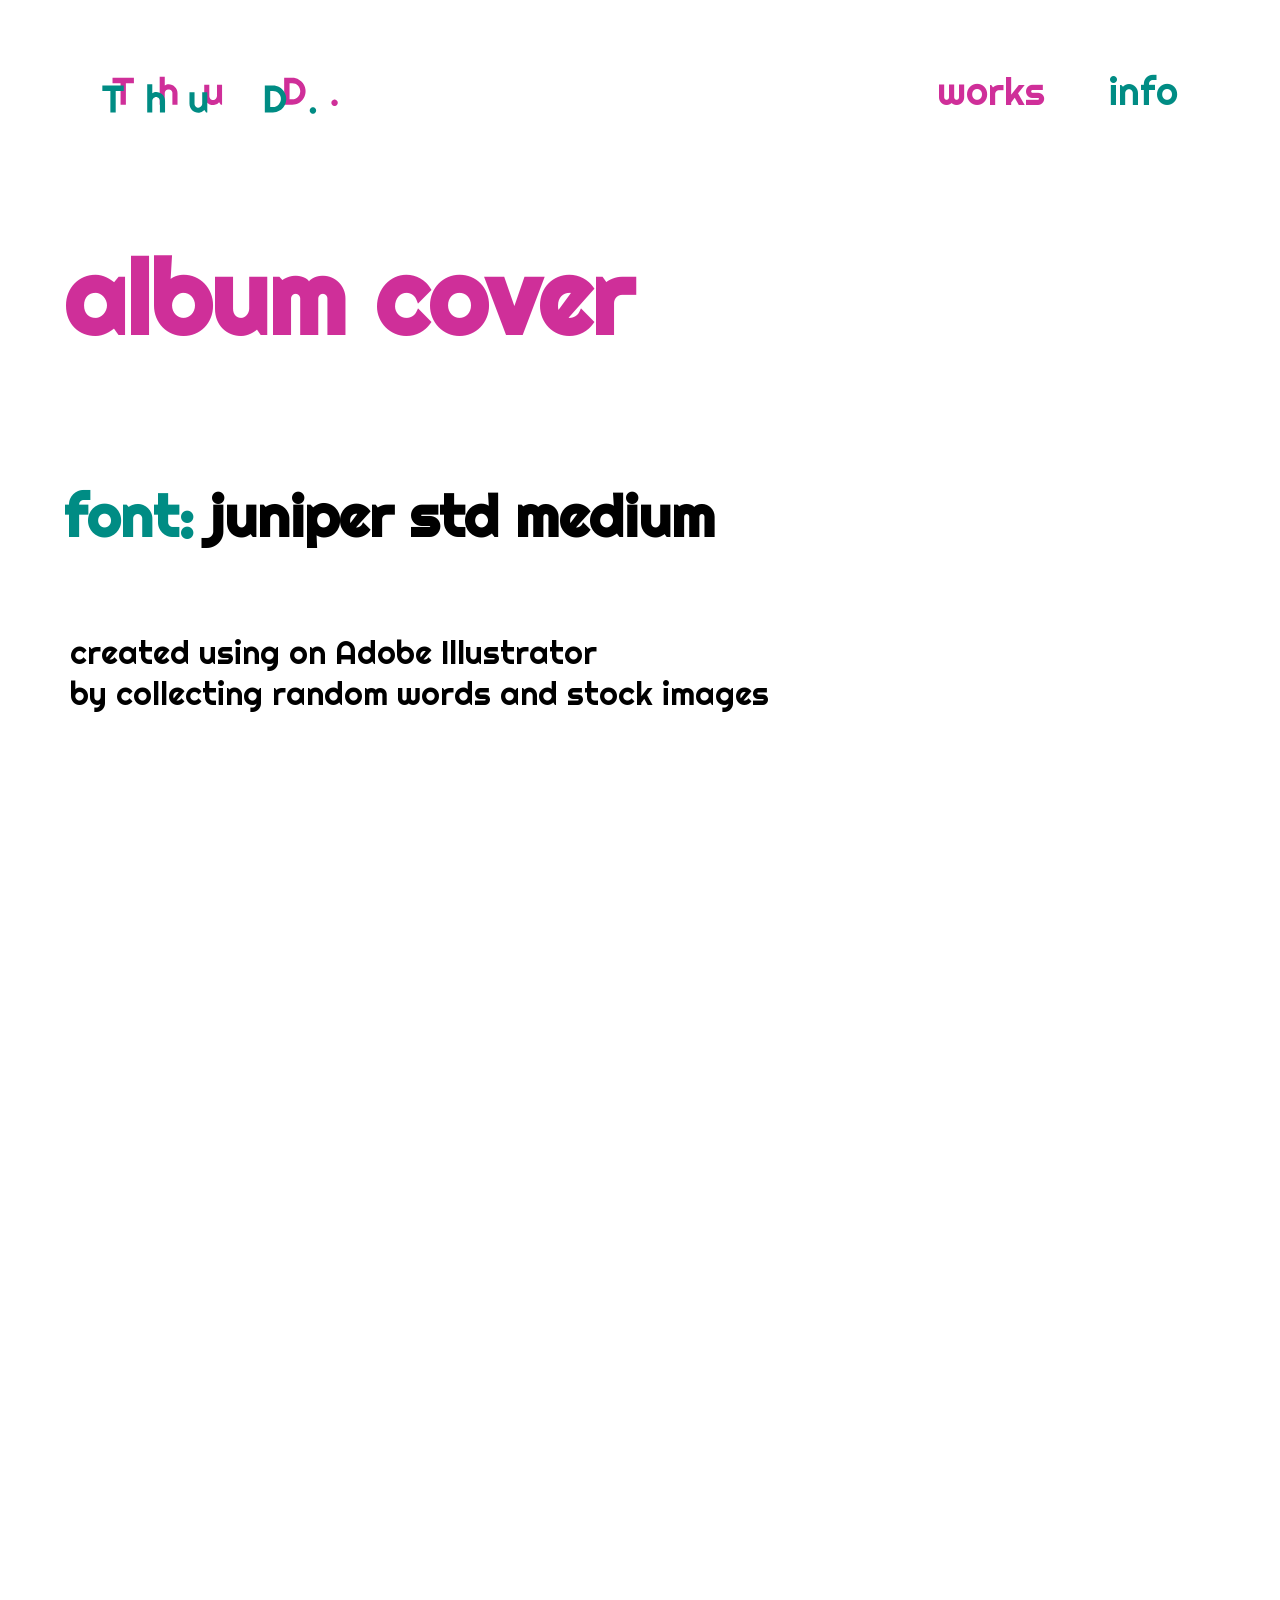
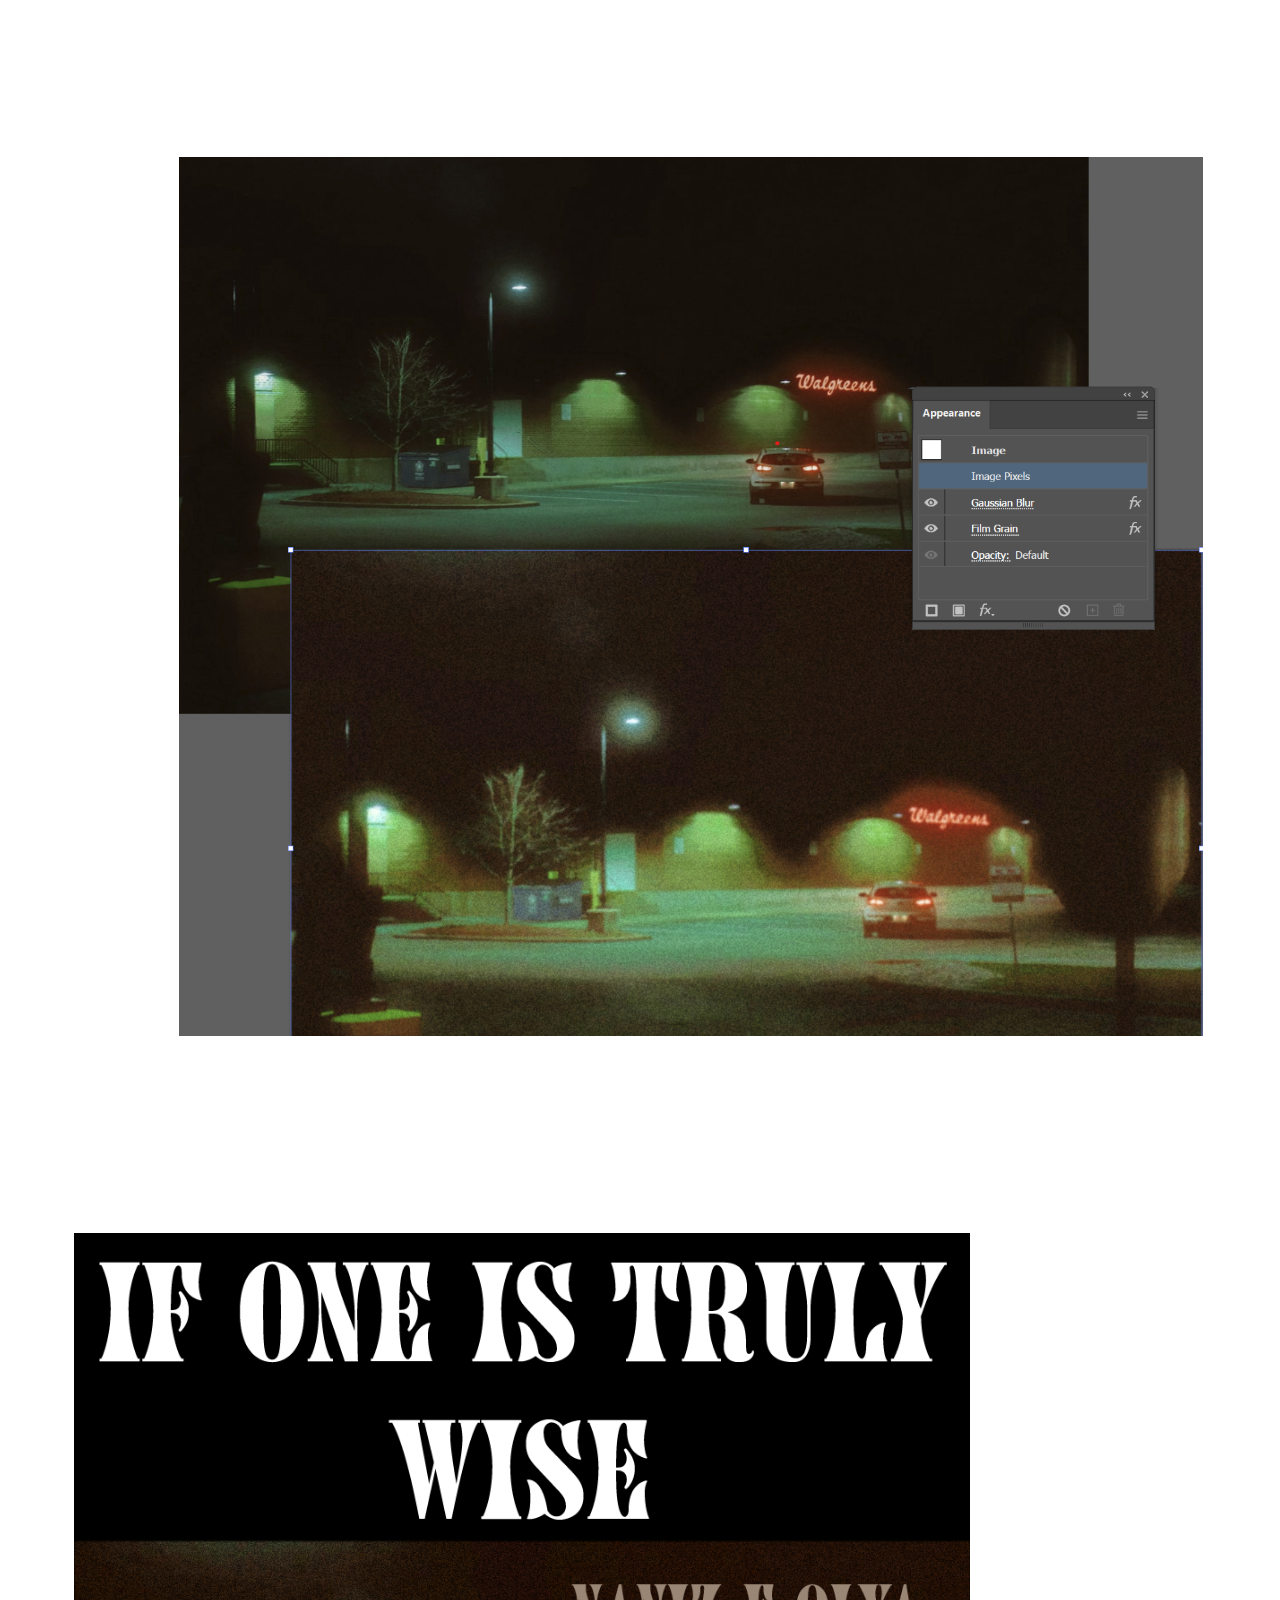
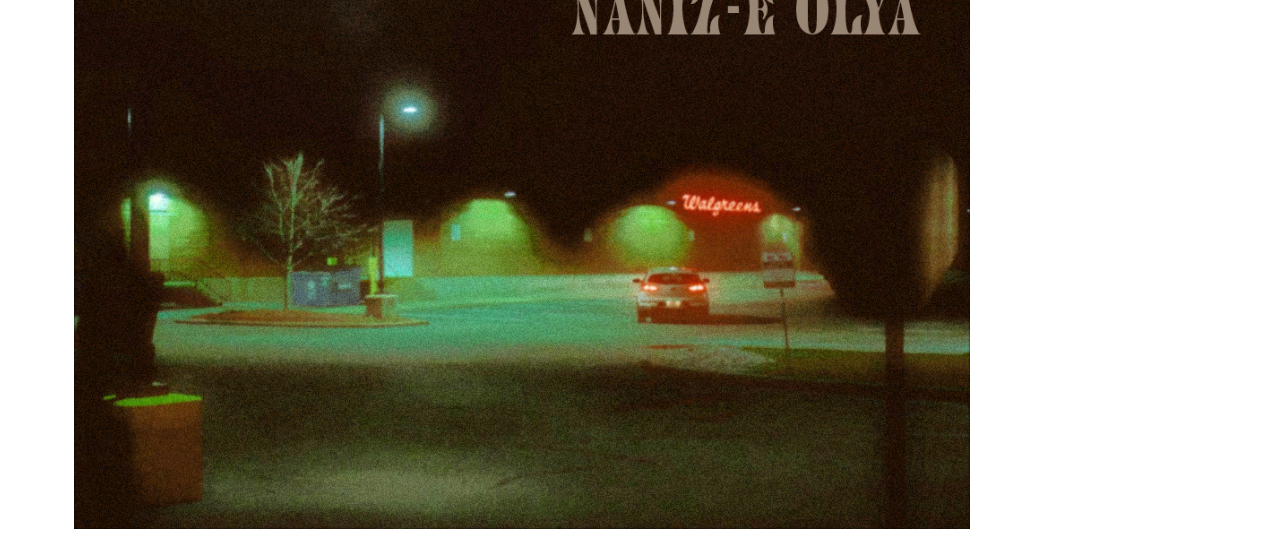
<file: w6d.html>
<!Doctype html>
<html>
<head>
  <meta charset="utf-8"> 
  <meta name="viewport" content="width=device-width, initial-scale=1.0, user-scalable=no">
  <title>PORTFOLIO</title>
  <link rel="stylesheet" type="text/css" href="css/w6d.css">
  <!-- <link rel="preconnect" href="https://fonts.googleapis.com"> -->
  <!-- <link rel="preconnect" href="https://fonts.gstatic.com" crossorigin> -->
  <link href="https://fonts.googleapis.com/css2?family=Righteous&display=swap" rel="stylesheet">
  <style type="text/css">
    * {
      box-sizing: border-box;
      
    }
    
    img{
      width: 100%;
    }
    
    .grid{
      z-index: -10;
      position: absolute;
      left: 0;
      top:0;
    }	
    .side{
      width: 50vw;
    }
    
    .all{
      margin-left: 5.5vw;
      margin-top: 2.75vw;
      margin-right: 5.5vw;
      /*border: 2px solid black;*/
      display: flex;
    }
    .logo{
      width: 50%;
      padding: 2.5vw;
    }
    
    .menu{
      justify-content: flex-end;
      display: flex;
      /*border: 2px solid black;*/
      width: 50%;
    }
    .worksbox{
      padding: 2.5vw;	
    }
    .works{
      font-size: 3vw;
      text-decoration: none;
      color: #CF2F99;				
    }
    .works:hover{
      color: #008C84;
    }
    
    .infobox{
      padding: 2.5vw;
    }
    .info{
      font-size: 3vw;
      text-decoration: none;
      color: #008C84;
    }
    .info:hover{
      color: #CF2F99;
    }
    
    #works{
      /*border: 2px solid black;*/
      justify-content: flex-end;	
      margin-top: 6.5vw;
      margin-left: 8vw;
      margin-right: 8vw;
      display: flex;
      font-size: 6vw;
      color: #cf2f99;
    }
    
    
    
    
    #info{
      margin-top: 7.5vw;
      font-size: 6vw;
      color: #008C84;
      margin-left: 8vw;
      margin-right: 8vw;
      display: flex;
    }
    
  </style>
</head>

<body>
  <!-- <div class="grid">
    <img src="img/grid.jpg">
  </div> -->
  <div>
    <span class="cursor"></span>
  </div>
  
  <div class="all">
    <div class="side">
      <img class="logo" src="img/logo.svg">
    </div>
    <div class="menu">
      <div class="worksbox">
        <a class="works" href="A3.html#works">works</a>
      </div>
      <div class="infobox">
        <a class="info" href="A3.html#info">info</a>
      </div>
    </div>
  </div>
  <div class="title">
    <h1>album cover</h1>
  </div>
  <div class="font">
    <h2> <span style="color:#008C84">font:</span> juniper std medium </h2>
  </div>
  <div class="text">
    <p>created using on Adobe Illustrator<br> by collecting random words and stock images</p>		
  </div>
  <div class="container">
    <canvas id="canvas" width="1000" height="1000"></canvas>
    <div id="palette"></div>
  </div>
  <div class="scr">
    <img src="img/scr4.png">
  </div>
  <div class="pic">
    <img src="img/w6d.png">
  </div>
</body>
<script>
  const buildPalette = (colorsList) => {
    const paletteContainer = document.getElementById("palette");
    paletteContainer.innerHTML = "";
    
    const orderedByColor = orderByLuminance(colorsList);
    
    for (let i = 0; i < orderedByColor.length; i++) {
      const hexColor = rgbToHex(orderedByColor[i]);
      
      if (i > 0) {
        const difference = calculateColorDifference(
        orderedByColor[i],
        orderedByColor[i - 1]
        );
        if (difference < 120) {
          continue;
        }
      }
      
      const colorElement = document.createElement("div");
      colorElement.style.backgroundColor = hexColor;
      colorElement.appendChild(document.createTextNode(hexColor));
      paletteContainer.appendChild(colorElement);
    }
  };
  
  const rgbToHex = (pixel) => {
    const componentToHex = (c) => {
      const hex = c.toString(16);
      return hex.length == 1 ? "0" + hex : hex;
    };
    
    return (
    "#" +
    componentToHex(pixel.r) +
    componentToHex(pixel.g) +
    componentToHex(pixel.b)
    ).toUpperCase();
  };
  
  const orderByLuminance = (rgbValues) => {
    const calculateLuminance = (p) => {
      return 0.2126 * p.r + 0.7152 * p.g + 0.0722 * p.b;
    };
    
    return rgbValues.sort((p1, p2) => {
      return calculateLuminance(p2) - calculateLuminance(p1);
    });
  };
  
  const buildRgb = (imageData) => {
    const rgbValues = [];
    for (let i = 0; i < imageData.length; i += 4) {
      const rgb = {
        r: imageData[i],
        g: imageData[i + 1],
        b: imageData[i + 2],
      };
      
      rgbValues.push(rgb);
    }
    
    return rgbValues;
  };
  
  const calculateColorDifference = (color1, color2) => {
    const rDifference = Math.pow(color2.r - color1.r, 2);
    const gDifference = Math.pow(color2.g - color1.g, 2);
    const bDifference = Math.pow(color2.b - color1.b, 2);
    
    return rDifference + gDifference + bDifference;
  };
  
  const findBiggestColorRange = (rgbValues) => {
    let rMin = Number.MAX_VALUE;
    let gMin = Number.MAX_VALUE;
    let bMin = Number.MAX_VALUE;
    
    let rMax = Number.MIN_VALUE;
    let gMax = Number.MIN_VALUE;
    let bMax = Number.MIN_VALUE;
    
    rgbValues.forEach((pixel) => {
      rMin = Math.min(rMin, pixel.r);
      gMin = Math.min(gMin, pixel.g);
      bMin = Math.min(bMin, pixel.b);
      
      rMax = Math.max(rMax, pixel.r);
      gMax = Math.max(gMax, pixel.g);
      bMax = Math.max(bMax, pixel.b);
    });
    
    const rRange = rMax - rMin;
    const gRange = gMax - gMin;
    const bRange = bMax - bMin;
    
    const biggestRange = Math.max(rRange, gRange, bRange);
    if (biggestRange === rRange) {
      return "r";
    } else if (biggestRange === gRange) {
      return "g";
    } else {
      return "b";
    }
  };
  
  const quantization = (rgbValues, depth) => {
    const MAX_DEPTH = 4;
    
    // Base case
    if (depth === MAX_DEPTH || rgbValues.length === 0) {
      const color = rgbValues.reduce(
      (prev, curr) => {
        prev.r += curr.r;
        prev.g += curr.g;
        prev.b += curr.b;
        
        return prev;
      },
      {
        r: 0,
        g: 0,
        b: 0,
      }
      );
      
      color.r = Math.round(color.r / rgbValues.length);
      color.g = Math.round(color.g / rgbValues.length);
      color.b = Math.round(color.b / rgbValues.length);
      
      return [color];
    }
    const componentToSortBy = findBiggestColorRange(rgbValues);
    rgbValues.sort((p1, p2) => {
      return p1[componentToSortBy] - p2[componentToSortBy];
    });
    
    const mid = rgbValues.length / 2;
    return [
    ...quantization(rgbValues.slice(0, mid), depth + 1),
    ...quantization(rgbValues.slice(mid + 1), depth + 1),
    ];
  };
  
  const main = () => {
    const canvas = document.getElementById("canvas");
    const ctx = canvas.getContext('2d')
    const image = new Image();
    
    
    image.onload = () => {
      ctx.drawImage(image, 0, 0);
      const imageData = ctx.getImageData(0, 0, canvas.width, canvas.height);
      const rgbArray = buildRgb(imageData.data);
      const quantColors = quantization(rgbArray, 0);
      
      buildPalette(quantColors);
    }
    
    image.crossOrigin = "Anonymous";
    image.src = "https://i.ibb.co/k9t3yDM/wise.png";
    
    canvas.onclick = () => {
      if (image.src.match("w6d")) {
        image.src = "https://i.ibb.co/k9t3yDM/wise.png";
      } else {
        image.src = "https://i.ibb.co/PmsYcsY/w6d.png";
      }
    }
  };
  
  main();
</script>
</html>
<script src="js/cursor.js"></script>
</file>
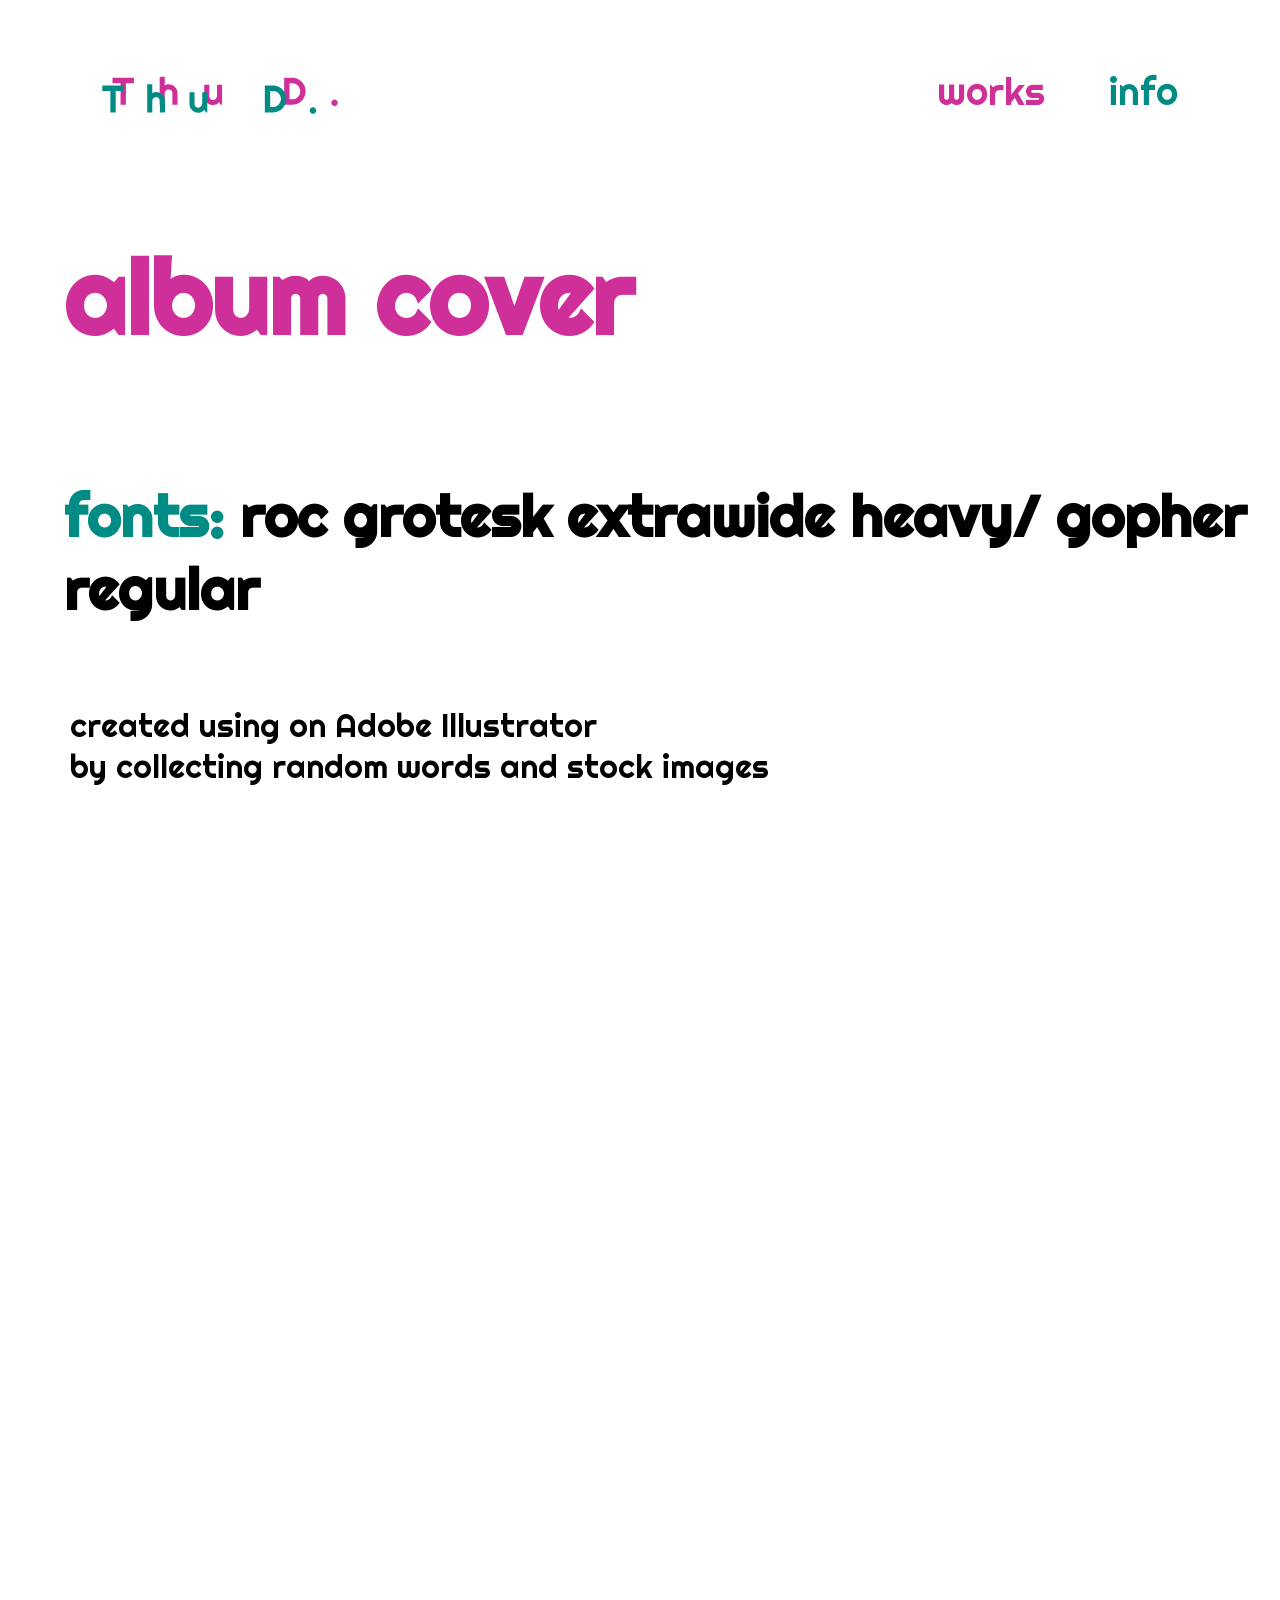
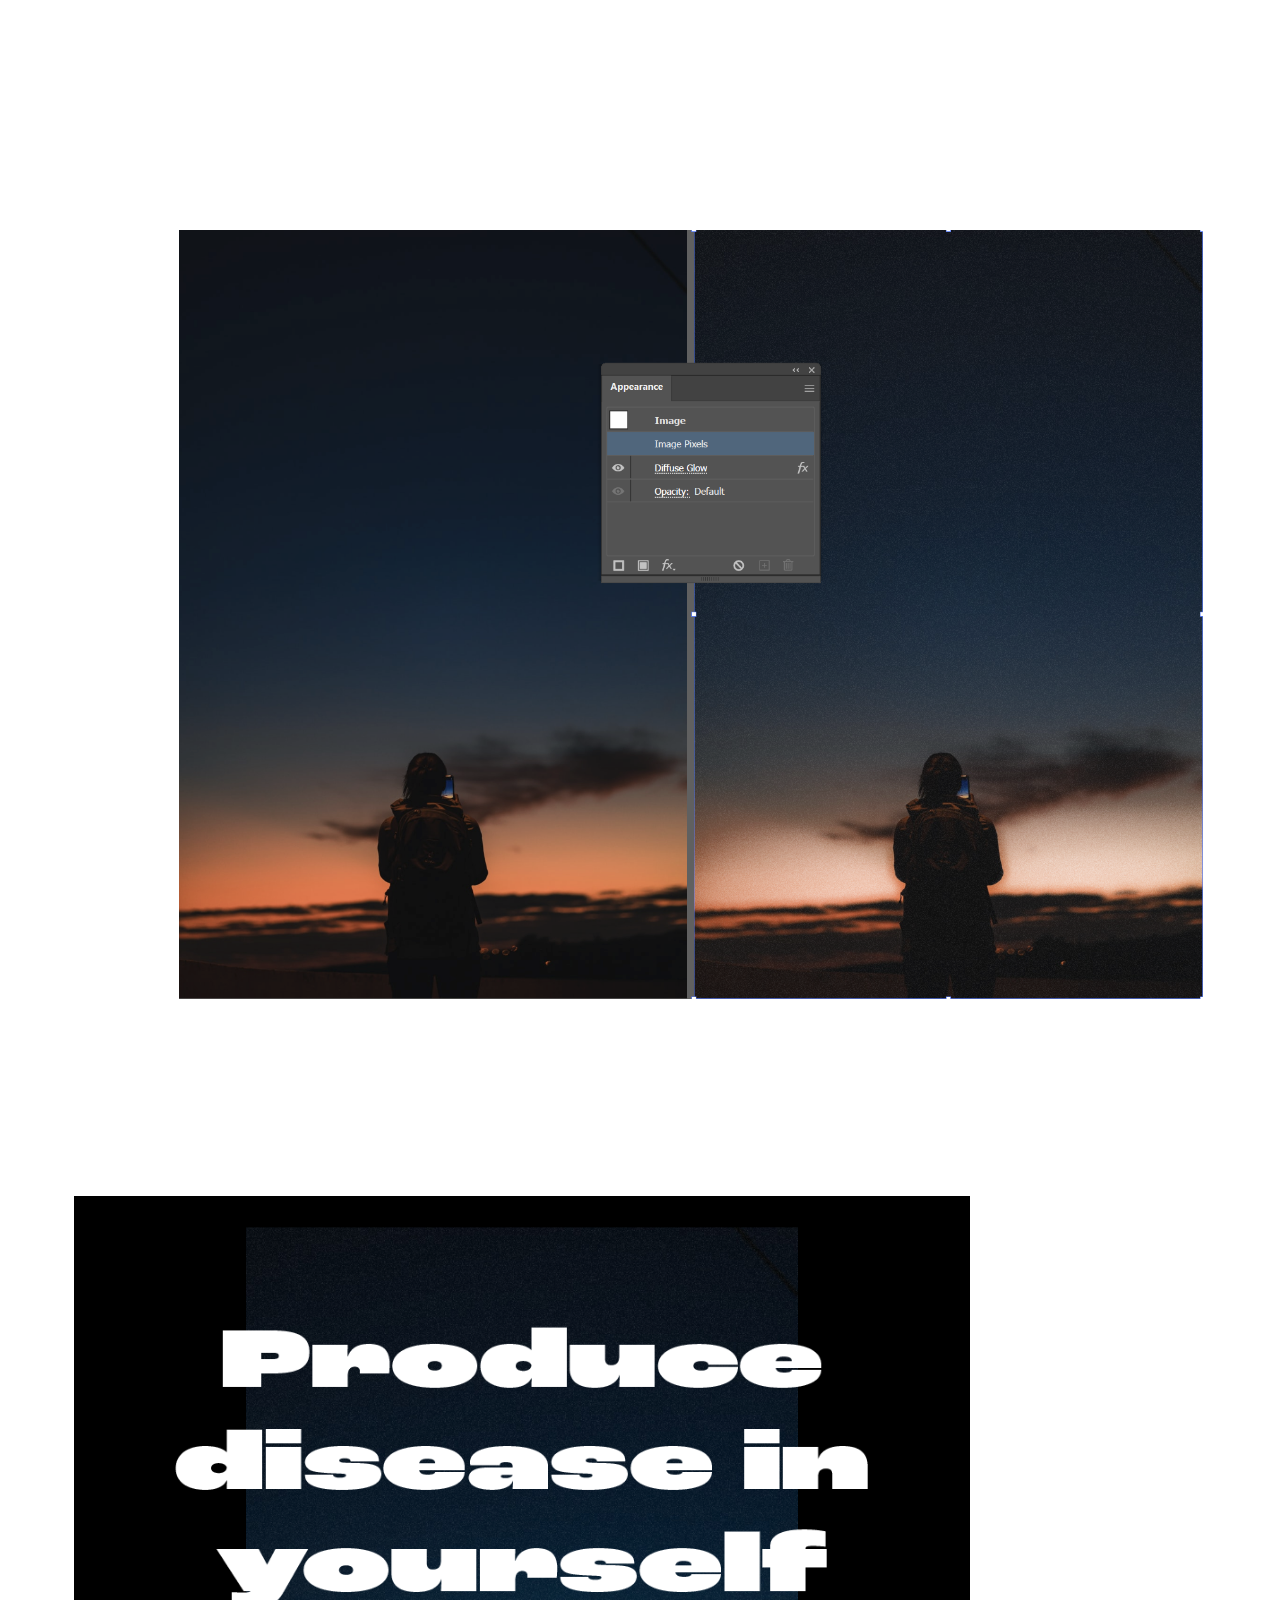
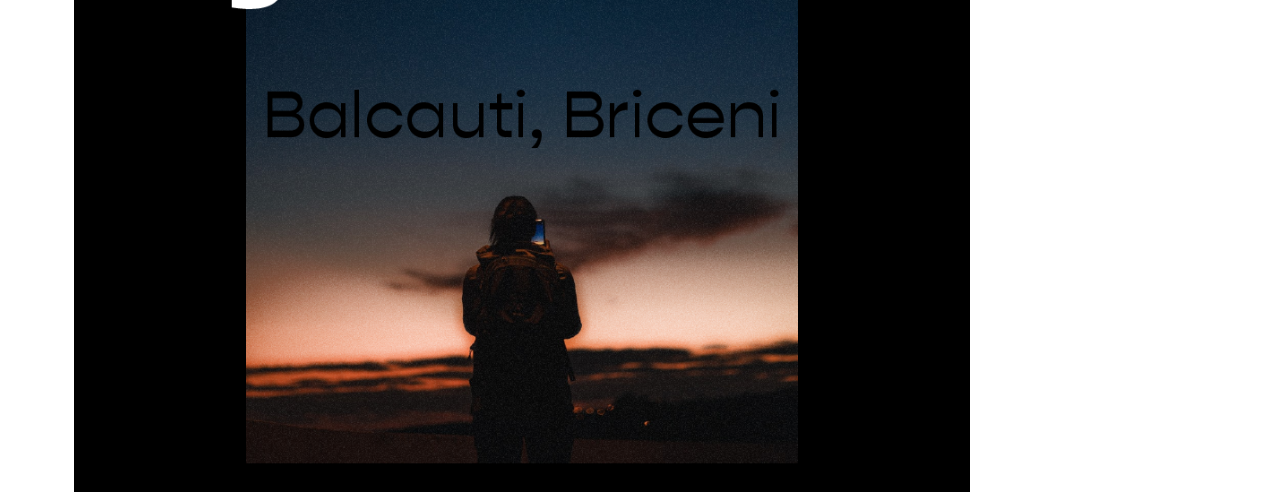
<file: w6e.html>
<!Doctype html>
<html>
<head>
  <meta charset="utf-8"> 
  <meta name="viewport" content="width=device-width, initial-scale=1.0, user-scalable=no">
  <title>PORTFOLIO</title>
  <link rel="stylesheet" type="text/css" href="css/w6e.css">
  <!-- <link rel="preconnect" href="https://fonts.googleapis.com"> -->
  <!-- <link rel="preconnect" href="https://fonts.gstatic.com" crossorigin> -->
  <link href="https://fonts.googleapis.com/css2?family=Righteous&display=swap" rel="stylesheet">
  <style type="text/css">
    * {
      box-sizing: border-box;
      
    }
    
    img{
      width: 100%;
    }
    
    .grid{
      z-index: -10;
      position: absolute;
      left: 0;
      top:0;
    }	
    .side{
      width: 50vw;
    }
    
    .all{
      margin-left: 5.5vw;
      margin-top: 2.75vw;
      margin-right: 5.5vw;
      /*border: 2px solid black;*/
      display: flex;
    }
    .logo{
      width: 50%;
      padding: 2.5vw;
    }
    
    .menu{
      justify-content: flex-end;
      display: flex;
      /*border: 2px solid black;*/
      width: 50%;
    }
    .worksbox{
      padding: 2.5vw;	
    }
    .works{
      font-size: 3vw;
      text-decoration: none;
      color: #CF2F99;				
    }
    .works:hover{
      color: #008C84;
    }
    
    .infobox{
      padding: 2.5vw;
    }
    .info{
      font-size: 3vw;
      text-decoration: none;
      color: #008C84;
    }
    .info:hover{
      color: #CF2F99;
    }
    
    #works{
      /*border: 2px solid black;*/
      justify-content: flex-end;	
      margin-top: 6.5vw;
      margin-left: 8vw;
      margin-right: 8vw;
      display: flex;
      font-size: 6vw;
      color: #cf2f99;
    }
    
    
    
    
    #info{
      margin-top: 7.5vw;
      font-size: 6vw;
      color: #008C84;
      margin-left: 8vw;
      margin-right: 8vw;
      display: flex;
    }
  </style>
</head>

<body>
  <!-- <div class="grid">
    <img src="img/grid.jpg">
  </div> -->
  <div>
    <span class="cursor"></span>
  </div>
  
  <div class="all">
    <div class="side">
      <img class="logo" src="img/logo.svg">
    </div>
    <div class="menu">
      <div class="worksbox">
        <a class="works" href="A3.html#works">works</a>
      </div>
      <div class="infobox">
        <a class="info" href="A3.html#info">info</a>
      </div>
    </div>
  </div>
  <div class="title">
    <h1>album cover</h1>
  </div>
  <div class="font">
    <h2> <span style="color:#008C84">fonts:</span> roc grotesk extrawide heavy/ gopher regular </h2>
  </div>
  <div class="text">
    <p>created using on Adobe Illustrator<br> by collecting random words and stock images</p>		
  </div>
  <div class="container">
    <canvas id="canvas" width="1000" height="1000"></canvas>
    <div id="palette"></div>
  </div>
  <div class="scr">
    <img src="img/scr5.png">
  </div>
  <div class="pic">
    <img src="img/w6e.png">
  </div>
</body>
<script>
  const buildPalette = (colorsList) => {
    const paletteContainer = document.getElementById("palette");
    paletteContainer.innerHTML = "";
    
    const orderedByColor = orderByLuminance(colorsList);
    
    for (let i = 0; i < orderedByColor.length; i++) {
      const hexColor = rgbToHex(orderedByColor[i]);
      
      if (i > 0) {
        const difference = calculateColorDifference(
        orderedByColor[i],
        orderedByColor[i - 1]
        );
        if (difference < 120) {
          continue;
        }
      }
      
      const colorElement = document.createElement("div");
      colorElement.style.backgroundColor = hexColor;
      colorElement.appendChild(document.createTextNode(hexColor));
      paletteContainer.appendChild(colorElement);
    }
  };
  
  const rgbToHex = (pixel) => {
    const componentToHex = (c) => {
      const hex = c.toString(16);
      return hex.length == 1 ? "0" + hex : hex;
    };
    
    return (
    "#" +
    componentToHex(pixel.r) +
    componentToHex(pixel.g) +
    componentToHex(pixel.b)
    ).toUpperCase();
  };
  
  const orderByLuminance = (rgbValues) => {
    const calculateLuminance = (p) => {
      return 0.2126 * p.r + 0.7152 * p.g + 0.0722 * p.b;
    };
    
    return rgbValues.sort((p1, p2) => {
      return calculateLuminance(p2) - calculateLuminance(p1);
    });
  };
  
  const buildRgb = (imageData) => {
    const rgbValues = [];
    for (let i = 0; i < imageData.length; i += 4) {
      const rgb = {
        r: imageData[i],
        g: imageData[i + 1],
        b: imageData[i + 2],
      };
      
      rgbValues.push(rgb);
    }
    
    return rgbValues;
  };
  
  const calculateColorDifference = (color1, color2) => {
    const rDifference = Math.pow(color2.r - color1.r, 2);
    const gDifference = Math.pow(color2.g - color1.g, 2);
    const bDifference = Math.pow(color2.b - color1.b, 2);
    
    return rDifference + gDifference + bDifference;
  };
  
  const findBiggestColorRange = (rgbValues) => {
    let rMin = Number.MAX_VALUE;
    let gMin = Number.MAX_VALUE;
    let bMin = Number.MAX_VALUE;
    
    let rMax = Number.MIN_VALUE;
    let gMax = Number.MIN_VALUE;
    let bMax = Number.MIN_VALUE;
    
    rgbValues.forEach((pixel) => {
      rMin = Math.min(rMin, pixel.r);
      gMin = Math.min(gMin, pixel.g);
      bMin = Math.min(bMin, pixel.b);
      
      rMax = Math.max(rMax, pixel.r);
      gMax = Math.max(gMax, pixel.g);
      bMax = Math.max(bMax, pixel.b);
    });
    
    const rRange = rMax - rMin;
    const gRange = gMax - gMin;
    const bRange = bMax - bMin;
    
    const biggestRange = Math.max(rRange, gRange, bRange);
    if (biggestRange === rRange) {
      return "r";
    } else if (biggestRange === gRange) {
      return "g";
    } else {
      return "b";
    }
  };
  
  const quantization = (rgbValues, depth) => {
    const MAX_DEPTH = 4;
    
    // Base case
    if (depth === MAX_DEPTH || rgbValues.length === 0) {
      const color = rgbValues.reduce(
      (prev, curr) => {
        prev.r += curr.r;
        prev.g += curr.g;
        prev.b += curr.b;
        
        return prev;
      },
      {
        r: 0,
        g: 0,
        b: 0,
      }
      );
      
      color.r = Math.round(color.r / rgbValues.length);
      color.g = Math.round(color.g / rgbValues.length);
      color.b = Math.round(color.b / rgbValues.length);
      
      return [color];
    }
    const componentToSortBy = findBiggestColorRange(rgbValues);
    rgbValues.sort((p1, p2) => {
      return p1[componentToSortBy] - p2[componentToSortBy];
    });
    
    const mid = rgbValues.length / 2;
    return [
    ...quantization(rgbValues.slice(0, mid), depth + 1),
    ...quantization(rgbValues.slice(mid + 1), depth + 1),
    ];
  };
  
  const main = () => {
    const canvas = document.getElementById("canvas");
    const ctx = canvas.getContext('2d')
    const image = new Image();
    
    
    image.onload = () => {
      ctx.drawImage(image, 0, 0);
      const imageData = ctx.getImageData(0, 0, canvas.width, canvas.height);
      const rgbArray = buildRgb(imageData.data);
      const quantColors = quantization(rgbArray, 0);
      
      buildPalette(quantColors);
    }
    
    image.crossOrigin = "Anonymous";
    image.src = "https://i.ibb.co/4jQ7BPt/produce.png";
    
    canvas.onclick = () => {
      if (image.src.match("w6e")) {
        image.src = "https://i.ibb.co/4jQ7BPt/produce.png";
      } else {
        image.src = "https://i.ibb.co/q0NGv91/w6e.png";
      }
    }
  };
  
  main();
</script>
</html>
<script src="js/cursor.js"></script>
</file>
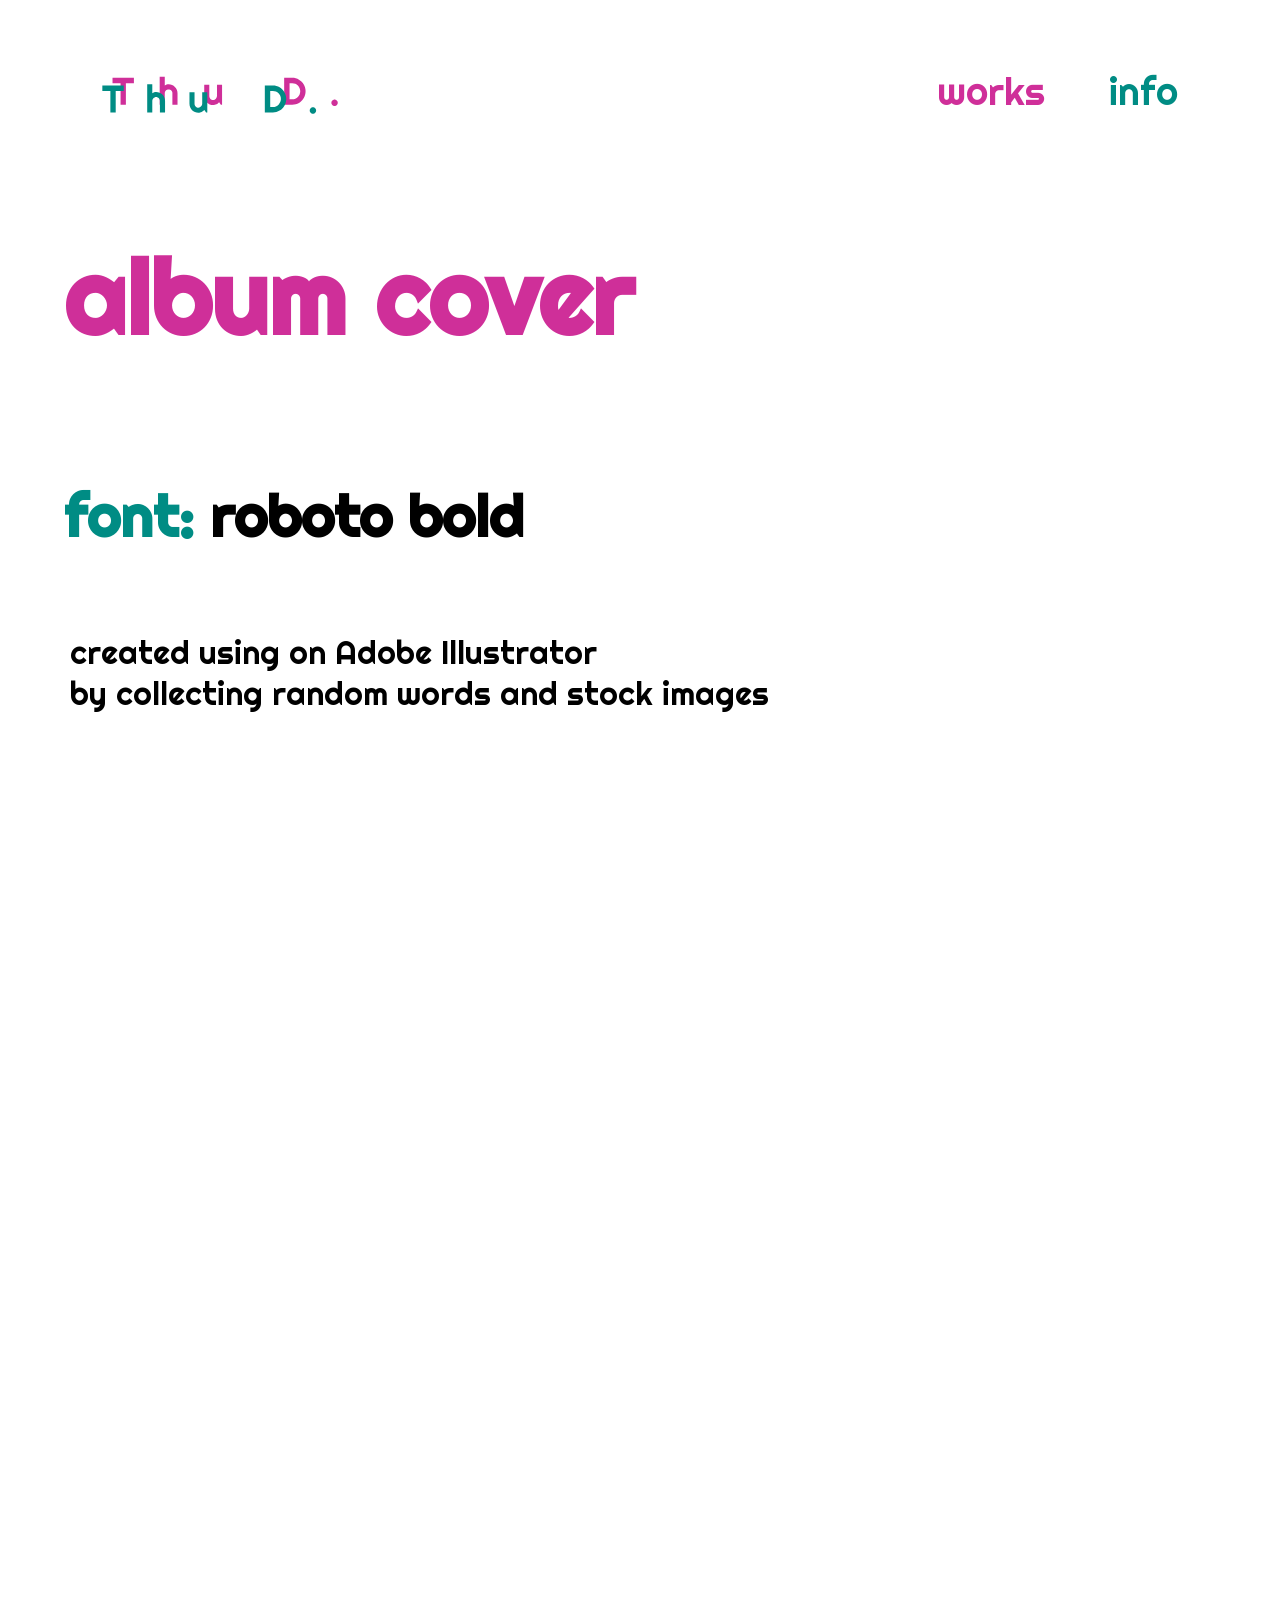
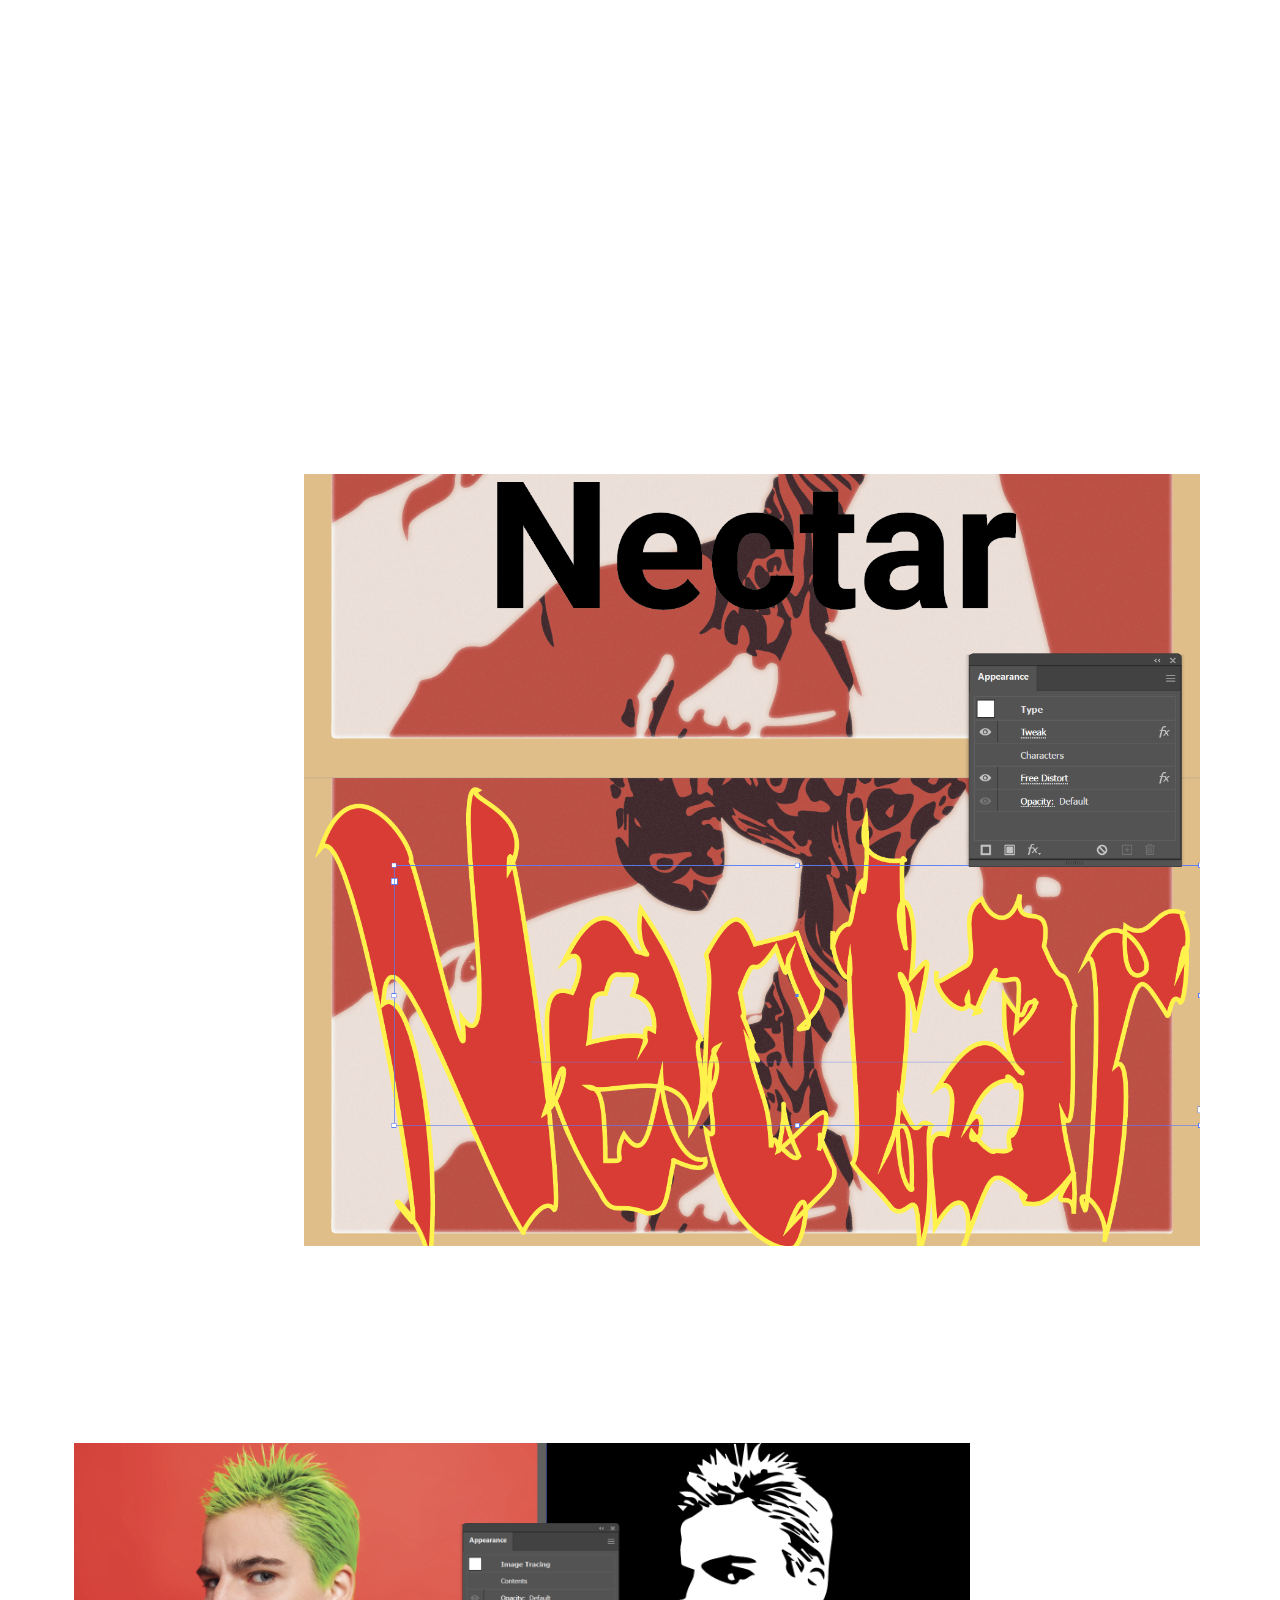
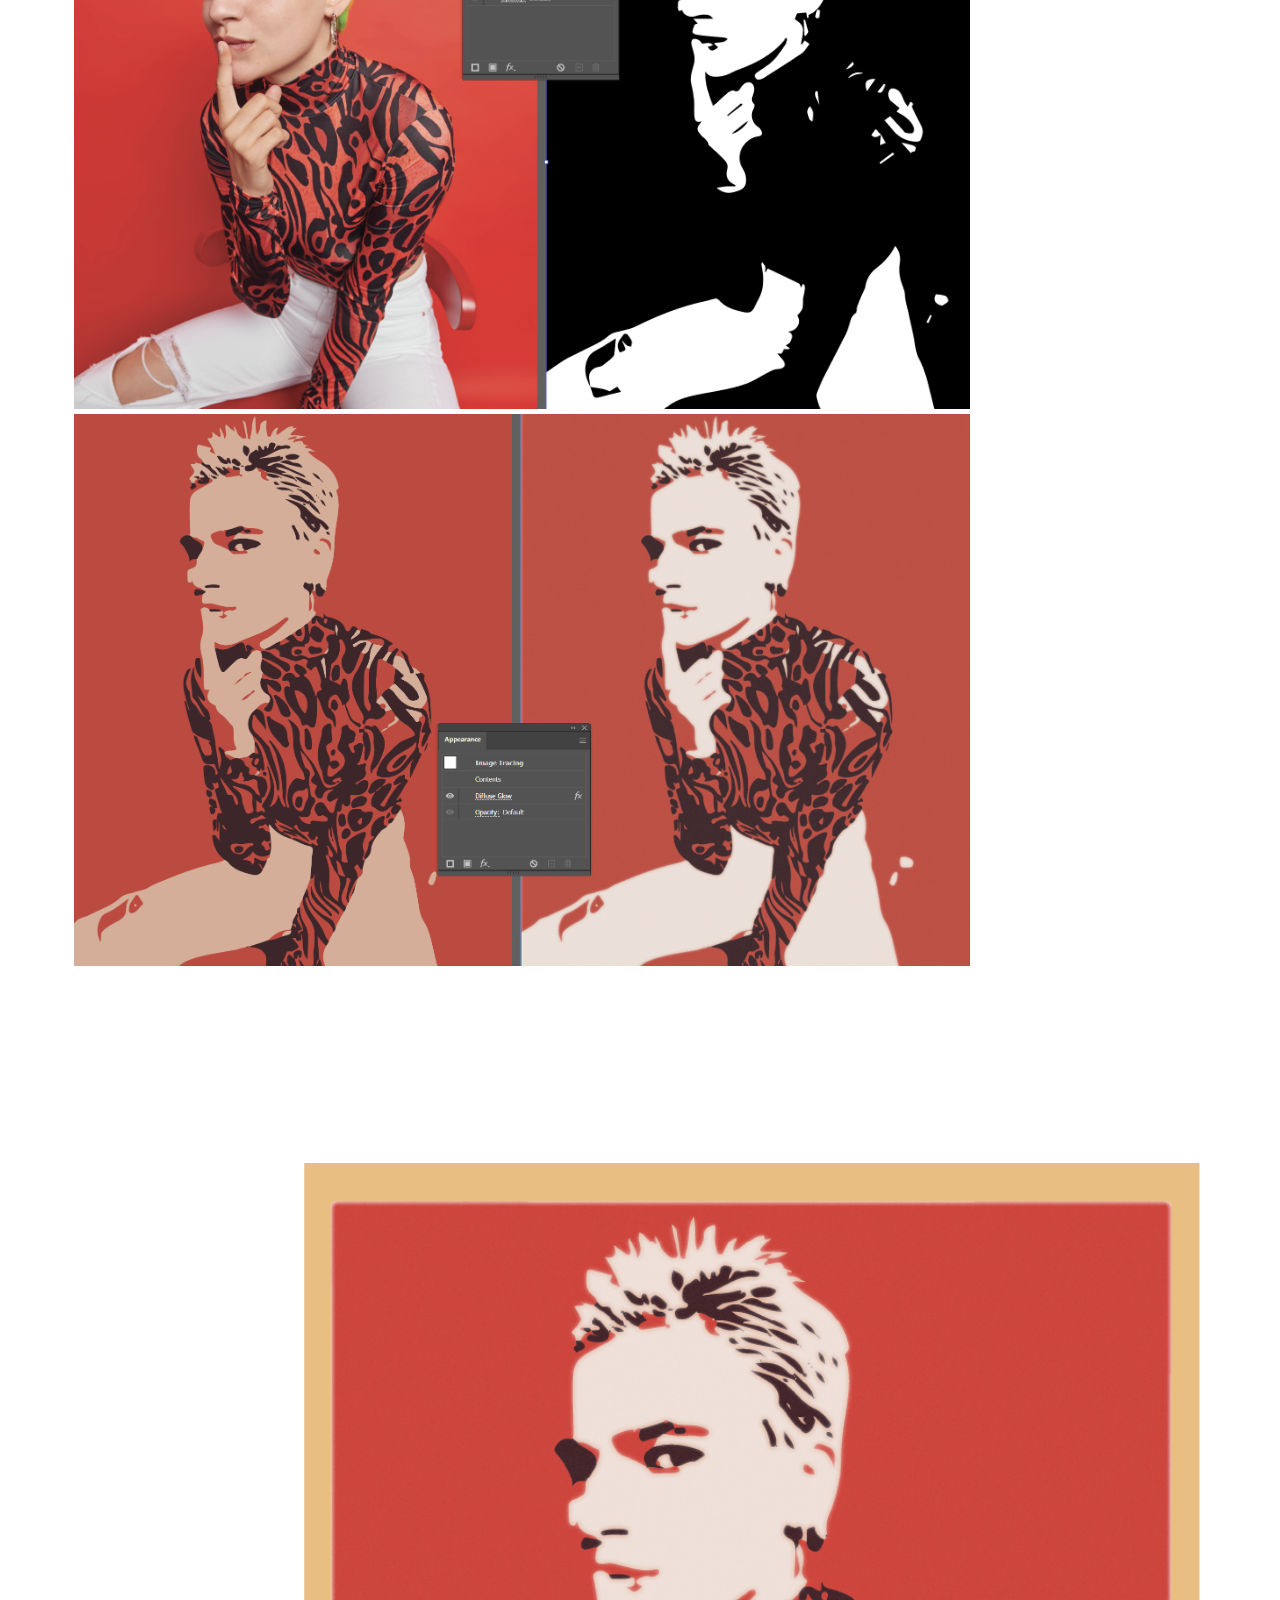
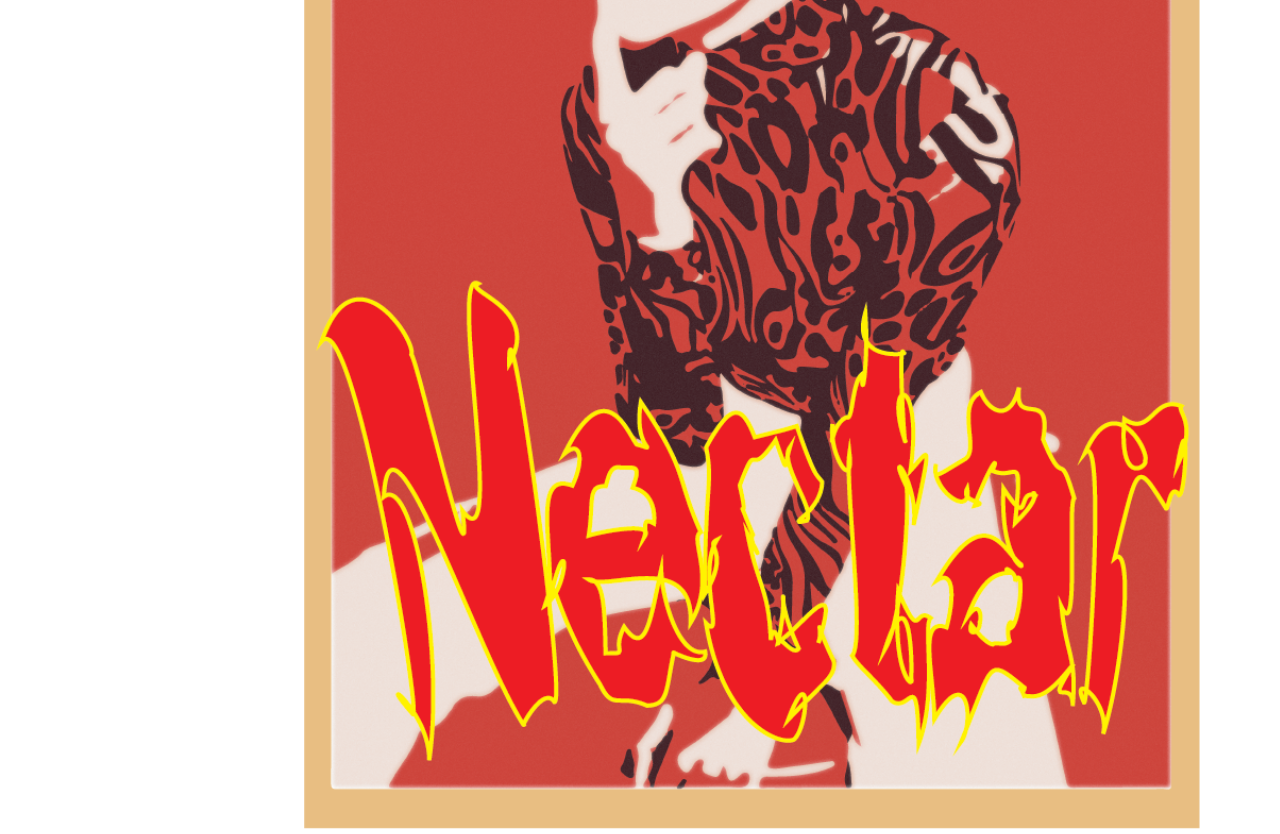
<file: w7.html>
<!Doctype html>
<html>
<head>
  <meta charset="utf-8"> 
  <meta name="viewport" content="width=device-width, initial-scale=1.0, user-scalable=no">
  <title>PORTFOLIO</title>
  <link rel="stylesheet" type="text/css" href="css/w7.css">
  <!-- <link rel="preconnect" href="https://fonts.googleapis.com"> -->
  <!-- <link rel="preconnect" href="https://fonts.gstatic.com" crossorigin> -->
  <link href="https://fonts.googleapis.com/css2?family=Righteous&display=swap" rel="stylesheet">
  <style type="text/css">
    * {
      box-sizing: border-box;
      
    }
    
    img{
      width: 100%;
    }
    
    .grid{
      z-index: -10;
      position: absolute;
      left: 0;
      top:0;
    }	
    .side{
      width: 50vw;
    }
    
    .all{
      margin-left: 5.5vw;
      margin-top: 2.75vw;
      margin-right: 5.5vw;
      /*border: 2px solid black;*/
      display: flex;
    }
    .logo{
      width: 50%;
      padding: 2.5vw;
    }
    
    .menu{
      justify-content: flex-end;
      display: flex;
      /*border: 2px solid black;*/
      width: 50%;
    }
    .worksbox{
      padding: 2.5vw;	
    }
    .works{
      font-size: 3vw;
      text-decoration: none;
      color: #CF2F99;				
    }
    .works:hover{
      color: #008C84;
    }
    
    .infobox{
      padding: 2.5vw;
    }
    .info{
      font-size: 3vw;
      text-decoration: none;
      color: #008C84;
    }
    .info:hover{
      color: #CF2F99;
    }
    
    #works{
      /*border: 2px solid black;*/
      justify-content: flex-end;	
      margin-top: 6.5vw;
      margin-left: 8vw;
      margin-right: 8vw;
      display: flex;
      font-size: 6vw;
      color: #cf2f99;
    }
    
    
    
    
    #info{
      margin-top: 7.5vw;
      font-size: 6vw;
      color: #008C84;
      margin-left: 8vw;
      margin-right: 8vw;
      display: flex;
    }
    
  </style>
</head>

<body>
  <!-- <div class="grid">
    <img src="img/grid.jpg">
  </div> -->
  <div>
    <span class="cursor"></span>
  </div>
  <div class="all">
    <div class="side">
      <img class="logo" src="img/logo.svg">
    </div>
    <div class="menu">
      <div class="worksbox">
        <a class="works" href="A3.html#works">works</a>
      </div>
      <div class="infobox">
        <a class="info" href="A3.html#info">info</a>
      </div>
    </div>
  </div>
  
  <div class="title">
    <h1>album cover</h1>
  </div>
  <div class="font">
    <h2> <span style="color:#008C84">font:</span> roboto bold </h2>
  </div>
  <div class="text">
    <p>created using on Adobe Illustrator<br> by collecting random words and stock images</p>		
  </div>
  
  <div class="container">
    <canvas id="canvas" width="843" height="1191"></canvas>
    
    <div id="palette"></div>
  </div>
  
  <div class="scr">
    <img src="img/scr6.png">
  </div>
  
  <div class="pic">
    <img src="img/scr7.png">
    <img src="img/scr8.png">
  </div>
  <div class="scr">
    <img src="img/w7.png">
  </div>
  
</body>
<script>
  const buildPalette = (colorsList) => {
    const paletteContainer = document.getElementById("palette");
    paletteContainer.innerHTML = "";
    
    const orderedByColor = orderByLuminance(colorsList);
    
    for (let i = 0; i < orderedByColor.length; i++) {
      const hexColor = rgbToHex(orderedByColor[i]);
      
      if (i > 0) {
        const difference = calculateColorDifference(
        orderedByColor[i],
        orderedByColor[i - 1]
        );
        if (difference < 120) {
          continue;
        }
      }
      
      const colorElement = document.createElement("div");
      colorElement.style.backgroundColor = hexColor;
      colorElement.appendChild(document.createTextNode(hexColor));
      paletteContainer.appendChild(colorElement);
    }
  };
  
  const rgbToHex = (pixel) => {
    const componentToHex = (c) => {
      const hex = c.toString(16);
      return hex.length == 1 ? "0" + hex : hex;
    };
    
    return (
    "#" +
    componentToHex(pixel.r) +
    componentToHex(pixel.g) +
    componentToHex(pixel.b)
    ).toUpperCase();
  };
  
  const orderByLuminance = (rgbValues) => {
    const calculateLuminance = (p) => {
      return 0.2126 * p.r + 0.7152 * p.g + 0.0722 * p.b;
    };
    
    return rgbValues.sort((p1, p2) => {
      return calculateLuminance(p2) - calculateLuminance(p1);
    });
  };
  
  const buildRgb = (imageData) => {
    const rgbValues = [];
    for (let i = 0; i < imageData.length; i += 4) {
      const rgb = {
        r: imageData[i],
        g: imageData[i + 1],
        b: imageData[i + 2],
      };
      
      rgbValues.push(rgb);
    }
    
    return rgbValues;
  };
  
  const calculateColorDifference = (color1, color2) => {
    const rDifference = Math.pow(color2.r - color1.r, 2);
    const gDifference = Math.pow(color2.g - color1.g, 2);
    const bDifference = Math.pow(color2.b - color1.b, 2);
    
    return rDifference + gDifference + bDifference;
  };
  
  const findBiggestColorRange = (rgbValues) => {
    let rMin = Number.MAX_VALUE;
    let gMin = Number.MAX_VALUE;
    let bMin = Number.MAX_VALUE;
    
    let rMax = Number.MIN_VALUE;
    let gMax = Number.MIN_VALUE;
    let bMax = Number.MIN_VALUE;
    
    rgbValues.forEach((pixel) => {
      rMin = Math.min(rMin, pixel.r);
      gMin = Math.min(gMin, pixel.g);
      bMin = Math.min(bMin, pixel.b);
      
      rMax = Math.max(rMax, pixel.r);
      gMax = Math.max(gMax, pixel.g);
      bMax = Math.max(bMax, pixel.b);
    });
    
    const rRange = rMax - rMin;
    const gRange = gMax - gMin;
    const bRange = bMax - bMin;
    
    const biggestRange = Math.max(rRange, gRange, bRange);
    if (biggestRange === rRange) {
      return "r";
    } else if (biggestRange === gRange) {
      return "g";
    } else {
      return "b";
    }
  };
  
  const quantization = (rgbValues, depth) => {
    const MAX_DEPTH = 4;
    
    // Base case
    if (depth === MAX_DEPTH || rgbValues.length === 0) {
      const color = rgbValues.reduce(
      (prev, curr) => {
        prev.r += curr.r;
        prev.g += curr.g;
        prev.b += curr.b;
        
        return prev;
      },
      {
        r: 0,
        g: 0,
        b: 0,
      }
      );
      
      color.r = Math.round(color.r / rgbValues.length);
      color.g = Math.round(color.g / rgbValues.length);
      color.b = Math.round(color.b / rgbValues.length);
      
      return [color];
    }
    const componentToSortBy = findBiggestColorRange(rgbValues);
    rgbValues.sort((p1, p2) => {
      return p1[componentToSortBy] - p2[componentToSortBy];
    });
    
    const mid = rgbValues.length / 2;
    return [
    ...quantization(rgbValues.slice(0, mid), depth + 1),
    ...quantization(rgbValues.slice(mid + 1), depth + 1),
    ];
  };
  
  const main = () => {
    const canvas = document.getElementById("canvas");
    const ctx = canvas.getContext('2d')
    const image = new Image();
    
    
    image.onload = () => {
      ctx.drawImage(image, 0, 0);
      const imageData = ctx.getImageData(0, 0, canvas.width, canvas.height);
      const rgbArray = buildRgb(imageData.data);
      const quantColors = quantization(rgbArray, 0);
      
      buildPalette(quantColors);
    }
    
    image.crossOrigin = "Anonymous";
    image.src = "https://i.ibb.co/4fdF51f/nectar.png";
    
    canvas.onclick = () => {
      if (image.src.match("w7")) {
        image.src = "https://i.ibb.co/4fdF51f/nectar.png";
      } else {
        image.src = "https://i.ibb.co/crjj2PJ/w7.png";
      }
    }
  };
  
  main();
</script>
</html>
<script src="js/cursor.js"></script>
</file>
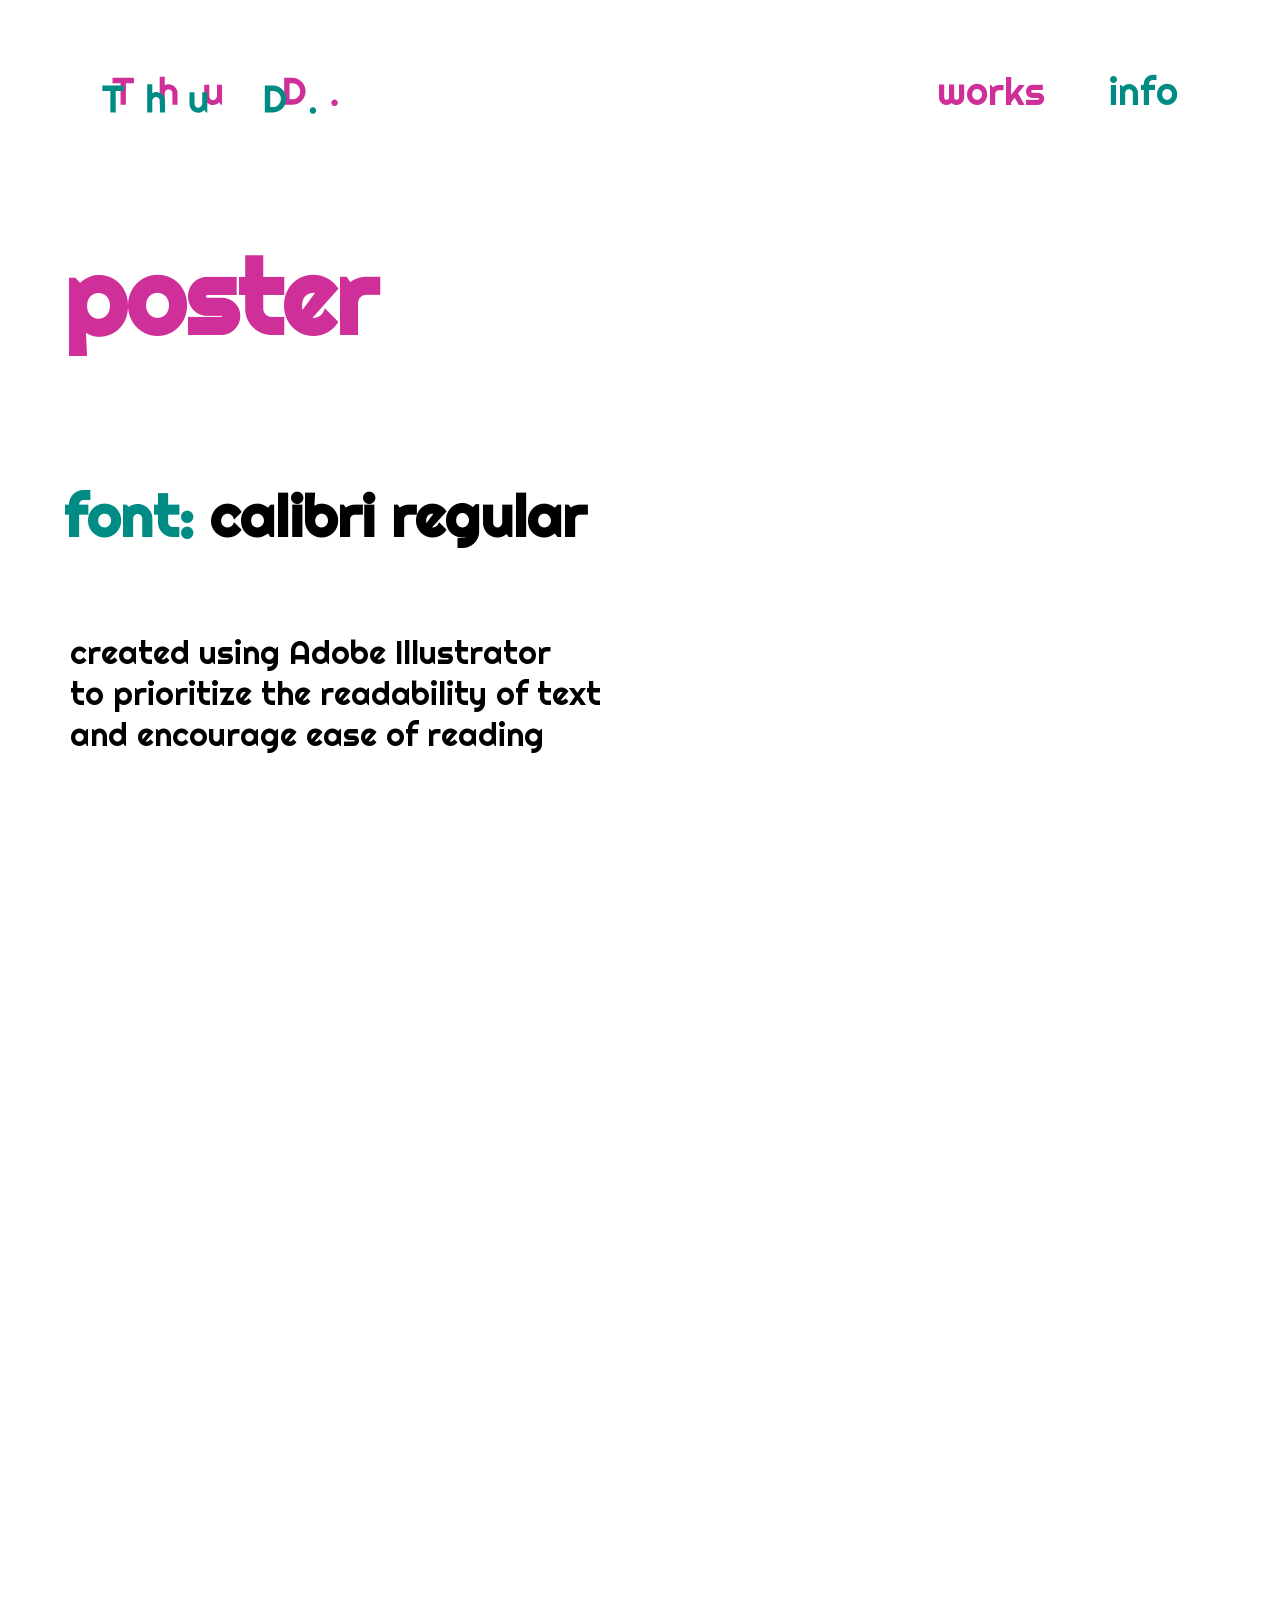
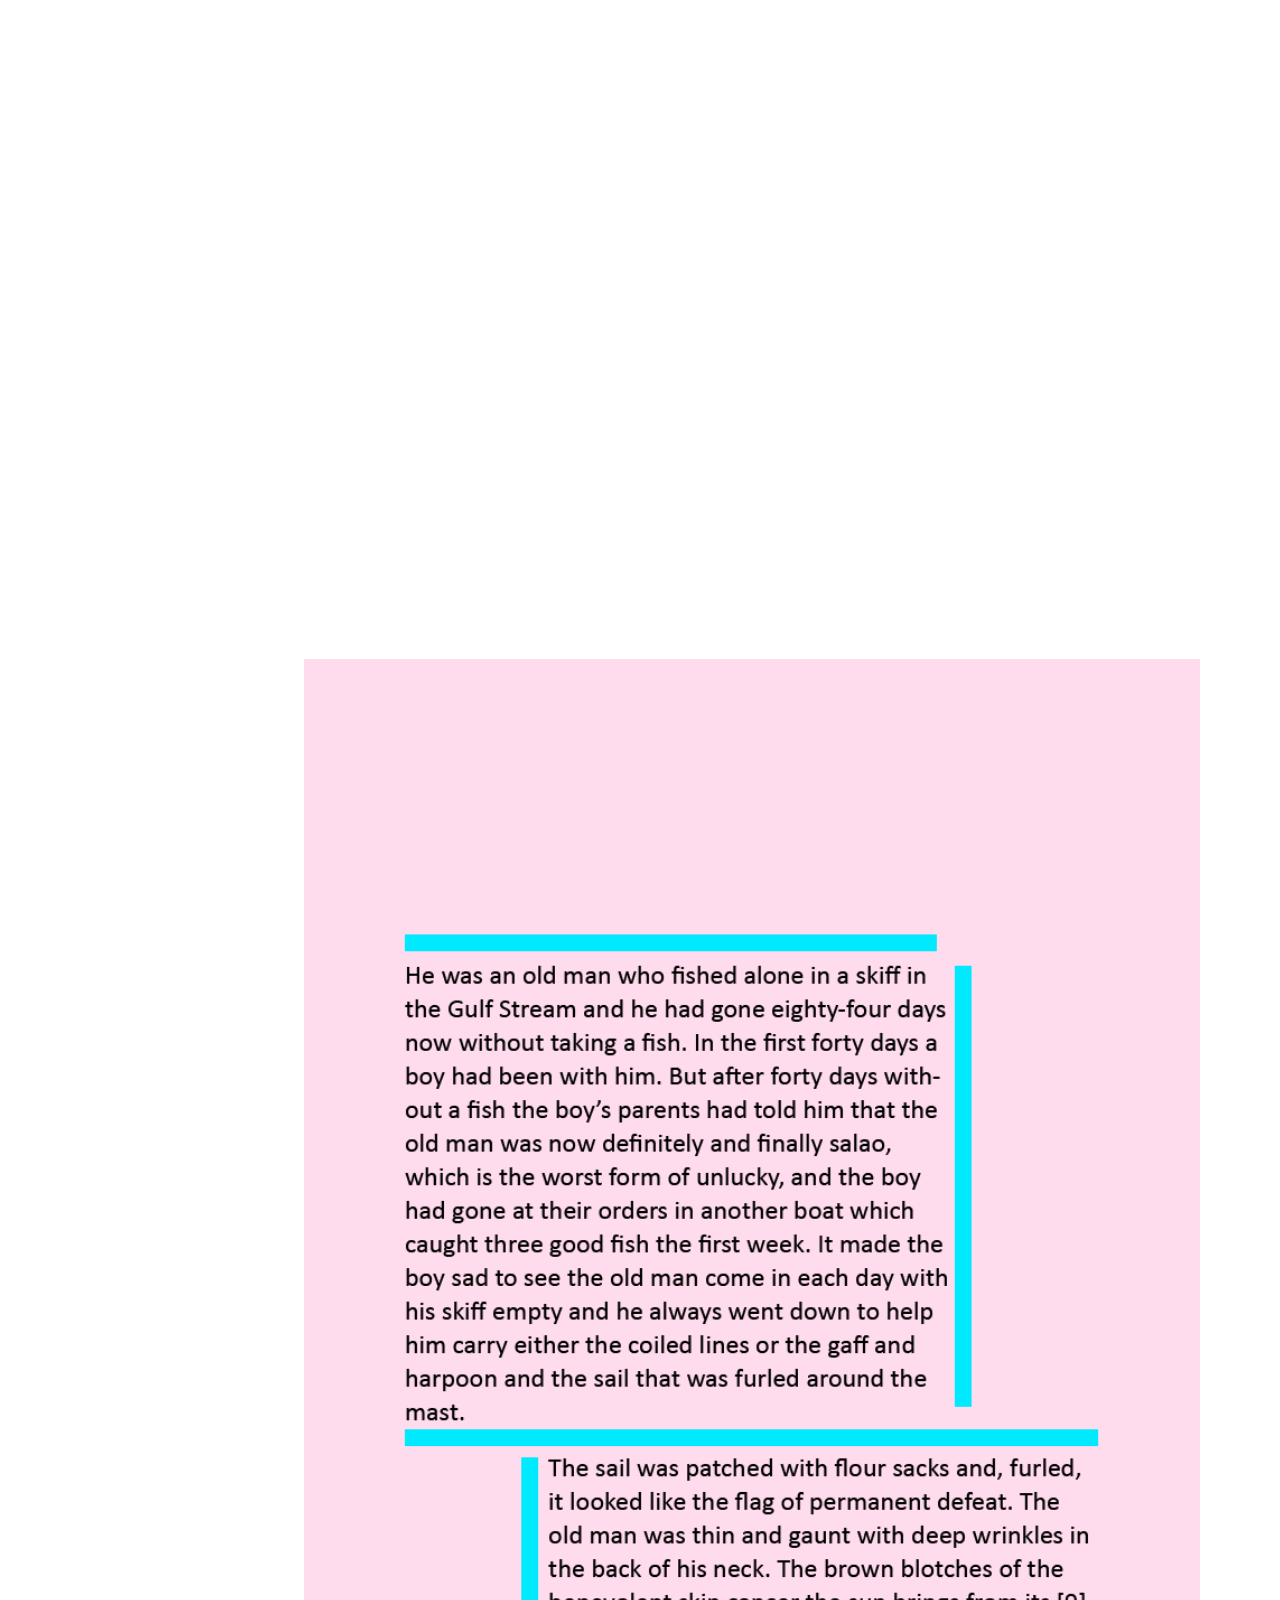
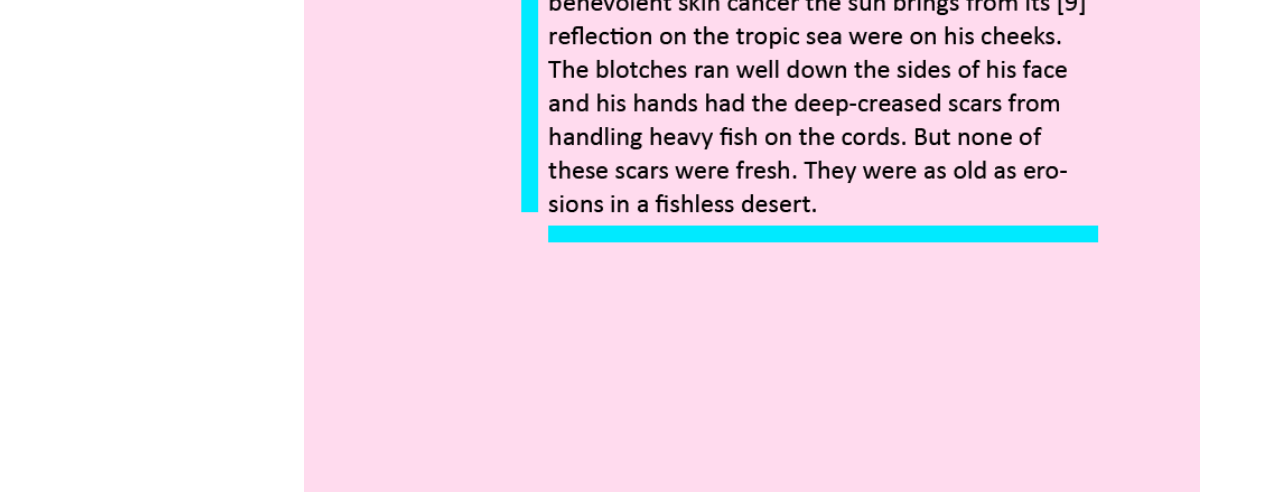
<file: w8a.html>
<!Doctype html>
<html>
<head>
  <meta charset="utf-8"> 
  <meta name="viewport" content="width=device-width, initial-scale=1.0, user-scalable=no">
  <title>PORTFOLIO</title>
  <link rel="stylesheet" type="text/css" href="css/w8a.css">
  <!-- <link rel="preconnect" href="https://fonts.googleapis.com"> -->
  <!-- <link rel="preconnect" href="https://fonts.gstatic.com" crossorigin> -->
  <link href="https://fonts.googleapis.com/css2?family=Righteous&display=swap" rel="stylesheet">
  <style type="text/css">
    * {
      box-sizing: border-box;
      
      
    }
    
    img{
      width: 100%;
    }
    
    .grid{
      z-index: -10;
      position: absolute;
      left: 0;
      top:0;
    }	
    .side{
      width: 50vw;
    }
    
    .all{
      margin-left: 5.5vw;
      margin-top: 2.75vw;
      margin-right: 5.5vw;
      /*border: 2px solid black;*/
      display: flex;
    }
    .logo{
      width: 50%;
      padding: 2.5vw;
    }
    
    .menu{
      justify-content: flex-end;
      display: flex;
      /*border: 2px solid black;*/
      width: 50%;
    }
    .worksbox{
      padding: 2.5vw;	
    }
    .works{
      font-size: 3vw;
      text-decoration: none;
      color: #CF2F99;				
    }
    .works:hover{
      color: #008C84;
    }
    
    .infobox{
      padding: 2.5vw;
    }
    .info{
      font-size: 3vw;
      text-decoration: none;
      color: #008C84;
    }
    .info:hover{
      color: #CF2F99;
    }
    
    #works{
      /*border: 2px solid black;*/
      justify-content: flex-end;	
      margin-top: 6.5vw;
      margin-left: 8vw;
      margin-right: 8vw;
      display: flex;
      font-size: 6vw;
      color: #cf2f99;
    }
    
    
    
    
    #info{
      margin-top: 7.5vw;
      font-size: 6vw;
      color: #008C84;
      margin-left: 8vw;
      margin-right: 8vw;
      display: flex;
    }
    
  </style>
</head>

<body>
  <!-- <div class="grid">
    <img src="img/grid.jpg">
  </div> -->
  <div>
    <span class="cursor"></span>
  </div>
  <div class="all">
    <div class="side">
      <img class="logo" src="img/logo.svg">
    </div>
    <div class="menu">
      <div class="worksbox">
        <a class="works" href="A3.html#works">works</a>
      </div>
      <div class="infobox">
        <a class="info" href="A3.html#info">info</a>
      </div>
    </div>
  </div>
  <div class="title">
    <h1>poster</h1>
  </div>
  <div class="font">
    <h2> <span style="color:#008C84">font:</span> calibri regular</h2>
  </div>
  <div class="text">
    <p>created using Adobe Illustrator<br> to prioritize the readability of text <br>and encourage ease of reading</p>		
  </div>
  <div class="container">
    <canvas id="canvas"  width="800" height="1280"></canvas>
    <div id="palette"></div>
  </div>
  <div class="scr">
    <img src="img/w8a.png">
  </div>
</body>

</html>

<script>
  const buildPalette = (colorsList) => {
    const paletteContainer = document.getElementById("palette");
    paletteContainer.innerHTML = "";
    
    const orderedByColor = orderByLuminance(colorsList);
    
    for (let i = 0; i < orderedByColor.length; i++) {
      const hexColor = rgbToHex(orderedByColor[i]);
      
      if (i > 0) {
        const difference = calculateColorDifference(
        orderedByColor[i],
        orderedByColor[i - 1]
        );
        if (difference < 120) {
          continue;
        }
      }
      
      const colorElement = document.createElement("div");
      colorElement.style.backgroundColor = hexColor;
      colorElement.appendChild(document.createTextNode(hexColor));
      paletteContainer.appendChild(colorElement);
    }
  };
  
  const rgbToHex = (pixel) => {
    const componentToHex = (c) => {
      const hex = c.toString(16);
      return hex.length == 1 ? "0" + hex : hex;
    };
    
    return (
    "#" +
    componentToHex(pixel.r) +
    componentToHex(pixel.g) +
    componentToHex(pixel.b)
    ).toUpperCase();
  };
  
  const orderByLuminance = (rgbValues) => {
    const calculateLuminance = (p) => {
      return 0.2126 * p.r + 0.7152 * p.g + 0.0722 * p.b;
    };
    
    return rgbValues.sort((p1, p2) => {
      return calculateLuminance(p2) - calculateLuminance(p1);
    });
  };
  
  const buildRgb = (imageData) => {
    const rgbValues = [];
    for (let i = 0; i < imageData.length; i += 4) {
      const rgb = {
        r: imageData[i],
        g: imageData[i + 1],
        b: imageData[i + 2],
      };
      
      rgbValues.push(rgb);
    }
    
    return rgbValues;
  };
  
  const calculateColorDifference = (color1, color2) => {
    const rDifference = Math.pow(color2.r - color1.r, 2);
    const gDifference = Math.pow(color2.g - color1.g, 2);
    const bDifference = Math.pow(color2.b - color1.b, 2);
    
    return rDifference + gDifference + bDifference;
  };
  
  const findBiggestColorRange = (rgbValues) => {
    let rMin = Number.MAX_VALUE;
    let gMin = Number.MAX_VALUE;
    let bMin = Number.MAX_VALUE;
    
    let rMax = Number.MIN_VALUE;
    let gMax = Number.MIN_VALUE;
    let bMax = Number.MIN_VALUE;
    
    rgbValues.forEach((pixel) => {
      rMin = Math.min(rMin, pixel.r);
      gMin = Math.min(gMin, pixel.g);
      bMin = Math.min(bMin, pixel.b);
      
      rMax = Math.max(rMax, pixel.r);
      gMax = Math.max(gMax, pixel.g);
      bMax = Math.max(bMax, pixel.b);
    });
    
    const rRange = rMax - rMin;
    const gRange = gMax - gMin;
    const bRange = bMax - bMin;
    
    const biggestRange = Math.max(rRange, gRange, bRange);
    if (biggestRange === rRange) {
      return "r";
    } else if (biggestRange === gRange) {
      return "g";
    } else {
      return "b";
    }
  };
  
  const quantization = (rgbValues, depth) => {
    const MAX_DEPTH = 4;
    
    // Base case
    if (depth === MAX_DEPTH || rgbValues.length === 0) {
      const color = rgbValues.reduce(
      (prev, curr) => {
        prev.r += curr.r;
        prev.g += curr.g;
        prev.b += curr.b;
        
        return prev;
      },
      {
        r: 0,
        g: 0,
        b: 0,
      }
      );
      
      color.r = Math.round(color.r / rgbValues.length);
      color.g = Math.round(color.g / rgbValues.length);
      color.b = Math.round(color.b / rgbValues.length);
      
      return [color];
    }
    const componentToSortBy = findBiggestColorRange(rgbValues);
    rgbValues.sort((p1, p2) => {
      return p1[componentToSortBy] - p2[componentToSortBy];
    });
    
    const mid = rgbValues.length / 2;
    return [
    ...quantization(rgbValues.slice(0, mid), depth + 1),
    ...quantization(rgbValues.slice(mid + 1), depth + 1),
    ];
  };
  
  const main = () => {
    const canvas = document.getElementById("canvas");
    const ctx = canvas.getContext('2d')
    const image = new Image();
    
    
    image.onload = () => {
      ctx.drawImage(image, 0, 0);
      const imageData = ctx.getImageData(0, 0, canvas.width, canvas.height);
      const rgbArray = buildRgb(imageData.data);
      const quantColors = quantization(rgbArray, 0);
      
      buildPalette(quantColors);
    }
    
    image.crossOrigin = "Anonymous";
    image.src = "https://i.ibb.co/FBKxj29/line.png";
    
    canvas.onclick = () => {
      if (image.src.match("w8a")) {
        image.src = "https://i.ibb.co/FBKxj29/line.png";
      } else {
        image.src = "https://i.ibb.co/J7Mg28r/w8a.png";
      }
    }
  };
  
  main();
</script>
<script src="js/cursor.js"></script>
</file>
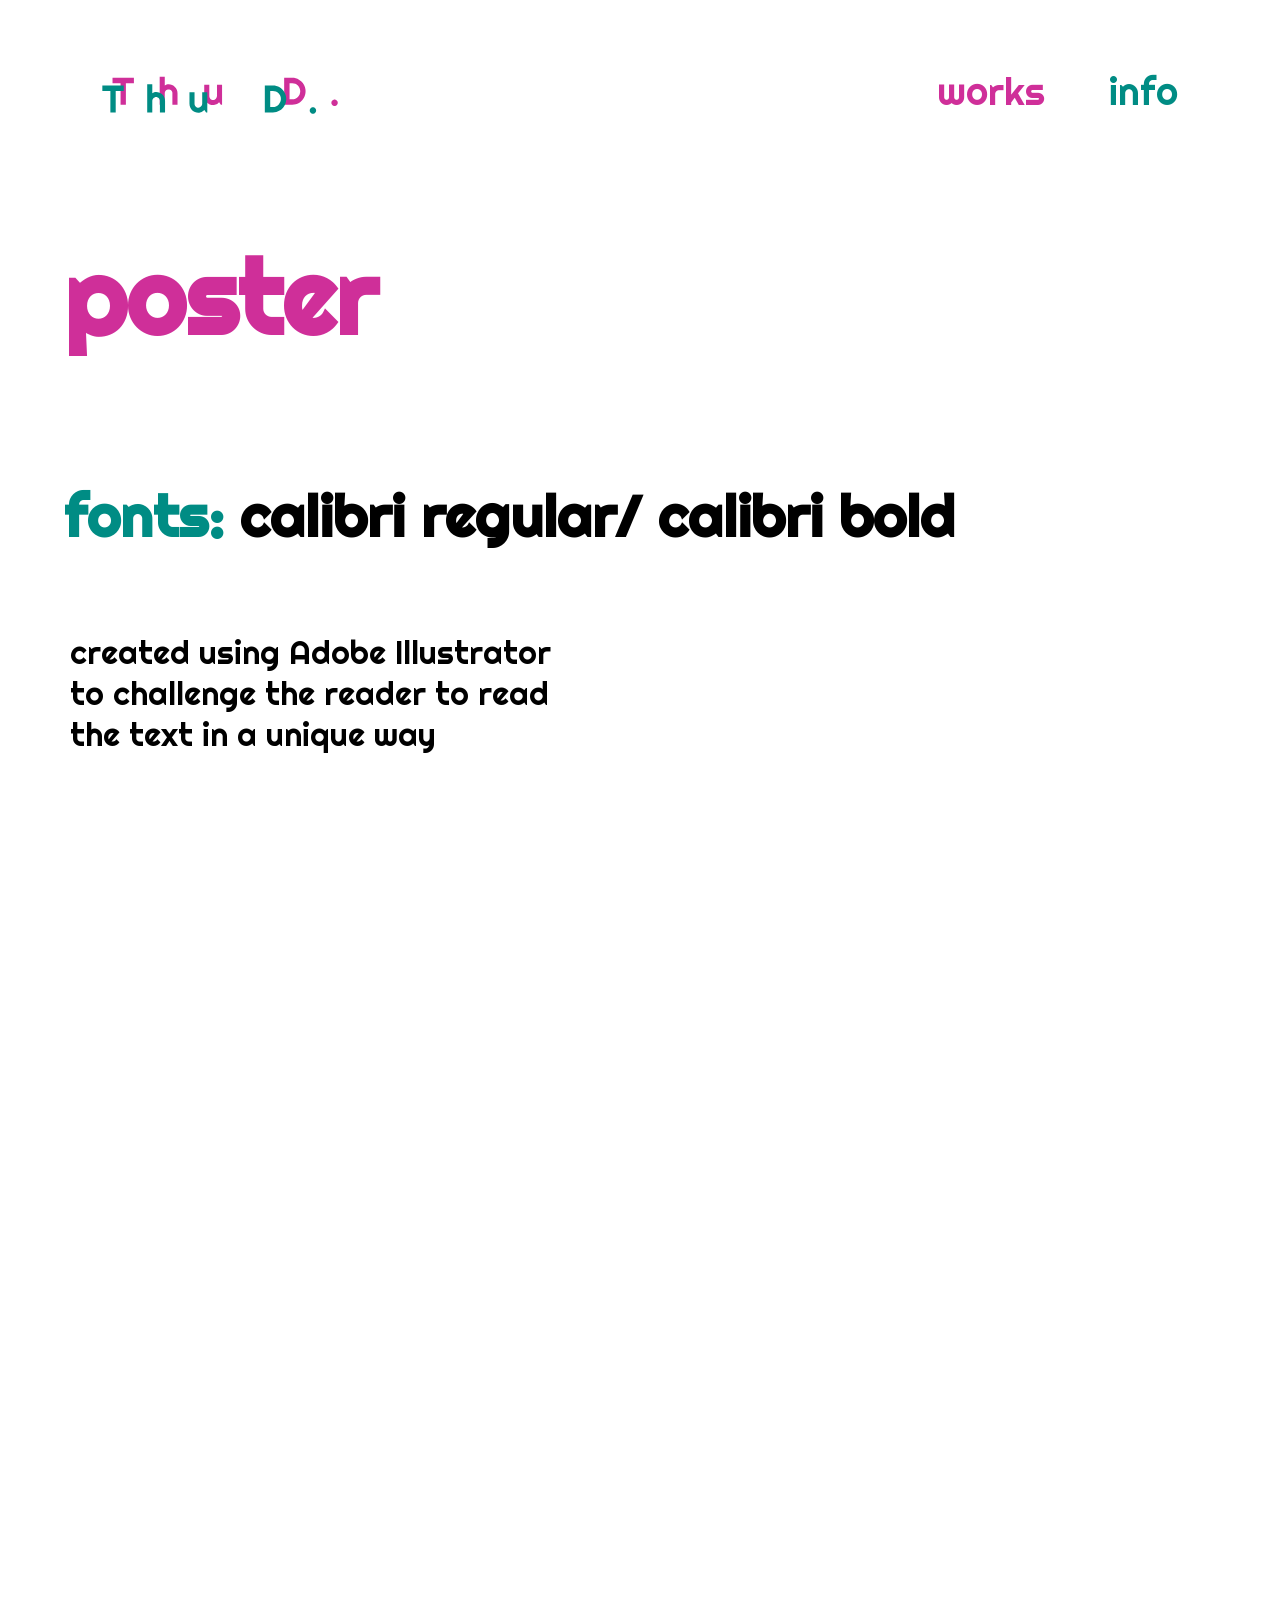
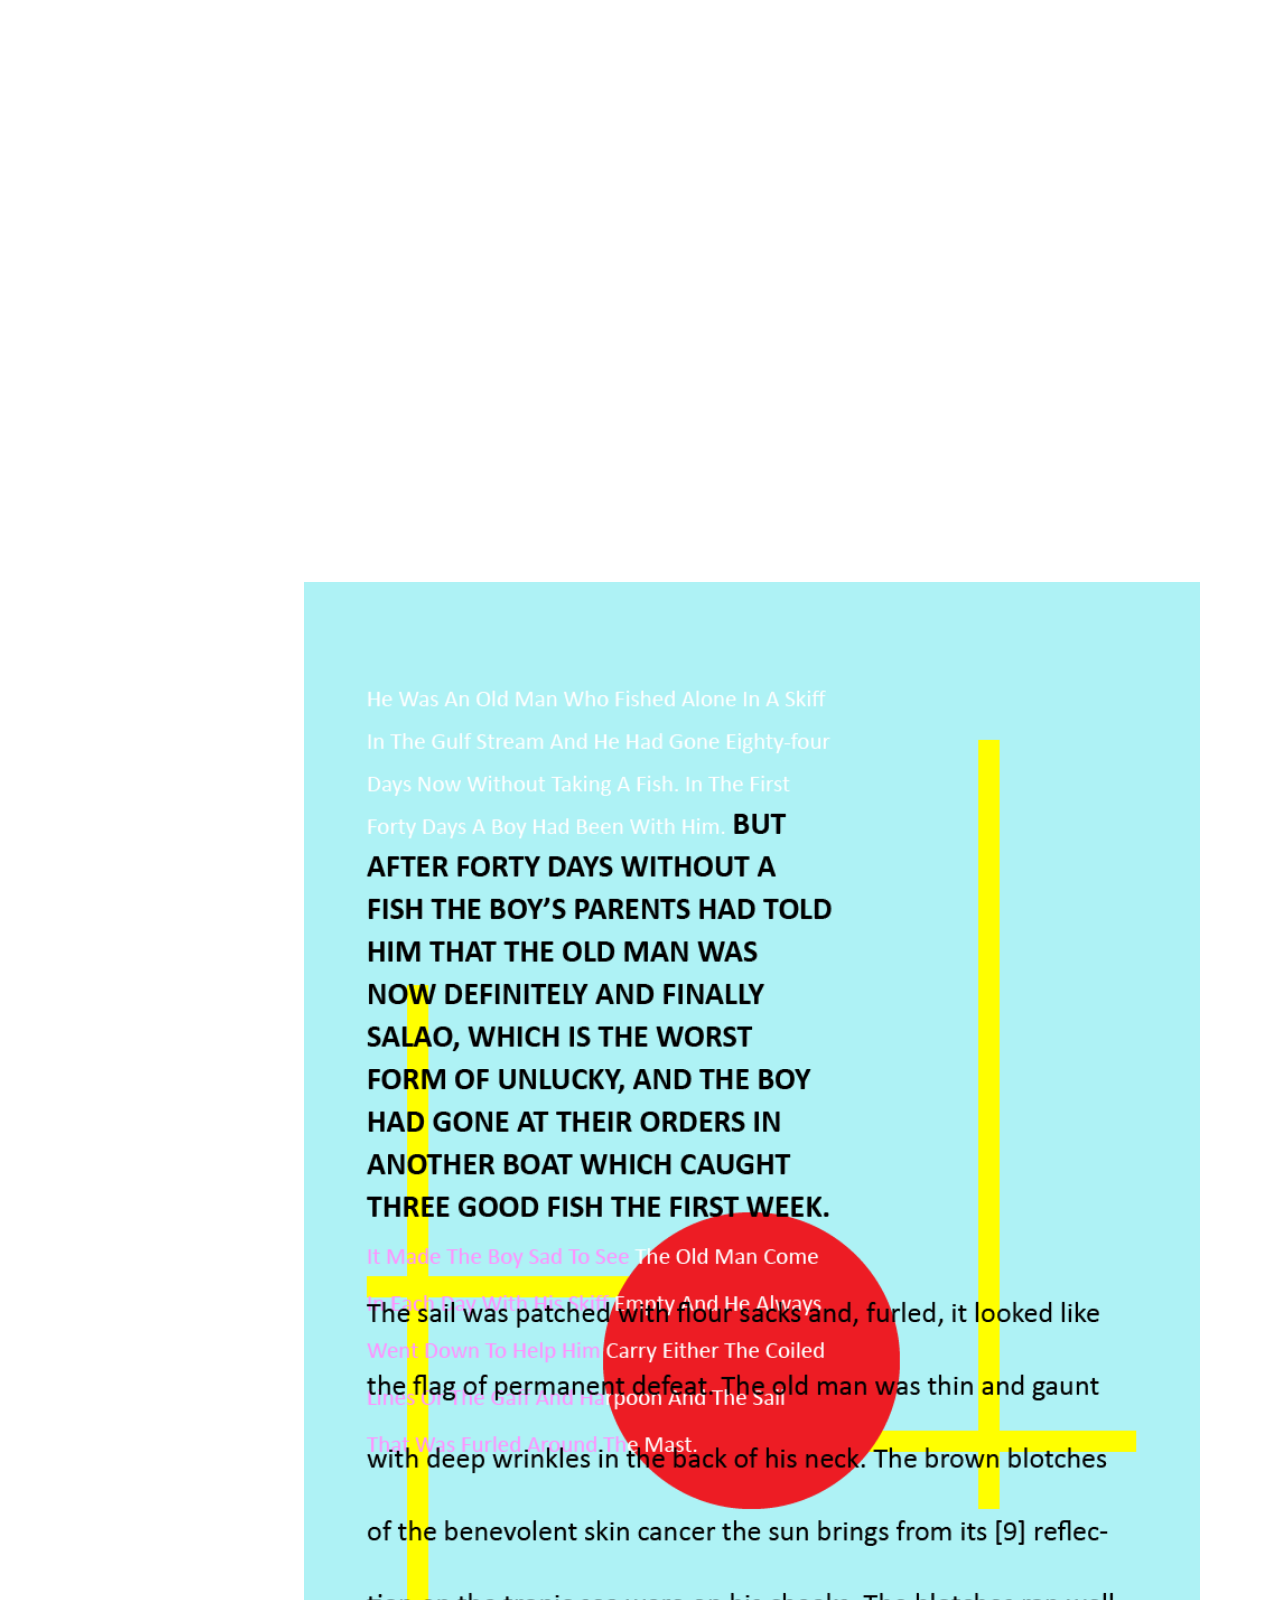
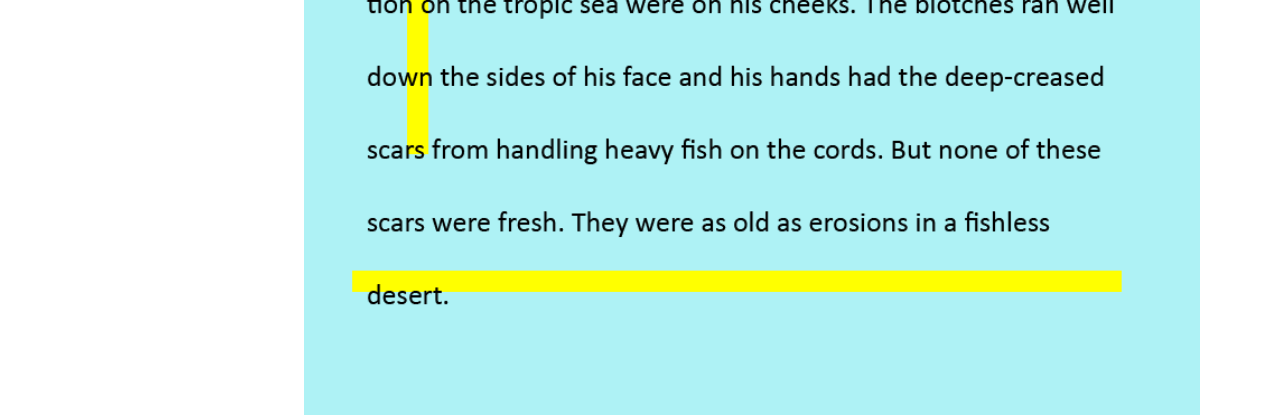
<file: w8b.html>
<!Doctype html>
<html>
<head>
  <meta charset="utf-8"> 
  <meta name="viewport" content="width=device-width, initial-scale=1.0, user-scalable=no">
  <title>PORTFOLIO</title>
  <link rel="stylesheet" type="text/css" href="css/w8b.css">
  <!-- <link rel="preconnect" href="https://fonts.googleapis.com"> -->
  <!-- <link rel="preconnect" href="https://fonts.gstatic.com" crossorigin> -->
  <link href="https://fonts.googleapis.com/css2?family=Righteous&display=swap" rel="stylesheet">
  <style type="text/css">
    * {
      box-sizing: border-box;
    }
    
    img{
      width: 100%;
    }
    
    .grid{
      z-index: -10;
      position: absolute;
      left: 0;
      top:0;
    }	
    .side{
      width: 50vw;
    }
    
    .all{
      margin-left: 5.5vw;
      margin-top: 2.75vw;
      margin-right: 5.5vw;
      /*border: 2px solid black;*/
      display: flex;
    }
    .logo{
      width: 50%;
      padding: 2.5vw;
    }
    
    .menu{
      justify-content: flex-end;
      display: flex;
      /*border: 2px solid black;*/
      width: 50%;
    }
    .worksbox{
      padding: 2.5vw;	
    }
    .works{
      font-size: 3vw;
      text-decoration: none;
      color: #CF2F99;				
    }
    .works:hover{
      color: #008C84;
    }
    
    .infobox{
      padding: 2.5vw;
    }
    .info{
      font-size: 3vw;
      text-decoration: none;
      color: #008C84;
    }
    .info:hover{
      color: #CF2F99;
    }
    
    #works{
      /*border: 2px solid black;*/
      justify-content: flex-end;	
      margin-top: 6.5vw;
      margin-left: 8vw;
      margin-right: 8vw;
      display: flex;
      font-size: 6vw;
      color: #cf2f99;
    }
    
    
    
    
    #info{
      margin-top: 7.5vw;
      font-size: 6vw;
      color: #008C84;
      margin-left: 8vw;
      margin-right: 8vw;
      display: flex;
    }
  </style>
</head>

<body>
  <!-- <div class="grid">
    <img src="img/grid.jpg">
  </div> -->
  <div>
    <span class="cursor"></span>
  </div>
  <div class="all">
    <div class="side">
      <img class="logo" src="img/logo.svg">
    </div>
    <div class="menu">
      <div class="worksbox">
        <a class="works" href="A3.html#works">works</a>
      </div>
      <div class="infobox">
        <a class="info" href="A3.html#info">info</a>
      </div>
    </div>
  </div>
  <div class="title">
    <h1>poster</h1>
  </div>
  <div class="font">
    <h2> <span style="color:#008C84">fonts:</span> calibri regular/ calibri bold</h2>
  </div>
  <div class="text">
    <p>created using Adobe Illustrator<br> to challenge the reader to read<br> the text in a unique way</p>		
  </div>
  <div class="container">
    <canvas id="canvas"  width="800" height="1200"></canvas>
    <div id="palette"></div>
  </div>
  <div class="scr">
    <img src="img/w8b.png">
  </div>
</body>

</html>
<script>
  const buildPalette = (colorsList) => {
    const paletteContainer = document.getElementById("palette");
    paletteContainer.innerHTML = "";
    
    const orderedByColor = orderByLuminance(colorsList);
    
    for (let i = 0; i < orderedByColor.length; i++) {
      const hexColor = rgbToHex(orderedByColor[i]);
      
      if (i > 0) {
        const difference = calculateColorDifference(
        orderedByColor[i],
        orderedByColor[i - 1]
        );
        if (difference < 120) {
          continue;
        }
      }
      
      const colorElement = document.createElement("div");
      colorElement.style.backgroundColor = hexColor;
      colorElement.appendChild(document.createTextNode(hexColor));
      paletteContainer.appendChild(colorElement);
    }
  };
  
  const rgbToHex = (pixel) => {
    const componentToHex = (c) => {
      const hex = c.toString(16);
      return hex.length == 1 ? "0" + hex : hex;
    };
    
    return (
    "#" +
    componentToHex(pixel.r) +
    componentToHex(pixel.g) +
    componentToHex(pixel.b)
    ).toUpperCase();
  };
  
  const orderByLuminance = (rgbValues) => {
    const calculateLuminance = (p) => {
      return 0.2126 * p.r + 0.7152 * p.g + 0.0722 * p.b;
    };
    
    return rgbValues.sort((p1, p2) => {
      return calculateLuminance(p2) - calculateLuminance(p1);
    });
  };
  
  const buildRgb = (imageData) => {
    const rgbValues = [];
    for (let i = 0; i < imageData.length; i += 4) {
      const rgb = {
        r: imageData[i],
        g: imageData[i + 1],
        b: imageData[i + 2],
      };
      
      rgbValues.push(rgb);
    }
    
    return rgbValues;
  };
  
  const calculateColorDifference = (color1, color2) => {
    const rDifference = Math.pow(color2.r - color1.r, 2);
    const gDifference = Math.pow(color2.g - color1.g, 2);
    const bDifference = Math.pow(color2.b - color1.b, 2);
    
    return rDifference + gDifference + bDifference;
  };
  
  const findBiggestColorRange = (rgbValues) => {
    let rMin = Number.MAX_VALUE;
    let gMin = Number.MAX_VALUE;
    let bMin = Number.MAX_VALUE;
    
    let rMax = Number.MIN_VALUE;
    let gMax = Number.MIN_VALUE;
    let bMax = Number.MIN_VALUE;
    
    rgbValues.forEach((pixel) => {
      rMin = Math.min(rMin, pixel.r);
      gMin = Math.min(gMin, pixel.g);
      bMin = Math.min(bMin, pixel.b);
      
      rMax = Math.max(rMax, pixel.r);
      gMax = Math.max(gMax, pixel.g);
      bMax = Math.max(bMax, pixel.b);
    });
    
    const rRange = rMax - rMin;
    const gRange = gMax - gMin;
    const bRange = bMax - bMin;
    
    const biggestRange = Math.max(rRange, gRange, bRange);
    if (biggestRange === rRange) {
      return "r";
    } else if (biggestRange === gRange) {
      return "g";
    } else {
      return "b";
    }
  };
  
  const quantization = (rgbValues, depth) => {
    const MAX_DEPTH = 4;
    
    // Base case
    if (depth === MAX_DEPTH || rgbValues.length === 0) {
      const color = rgbValues.reduce(
      (prev, curr) => {
        prev.r += curr.r;
        prev.g += curr.g;
        prev.b += curr.b;
        
        return prev;
      },
      {
        r: 0,
        g: 0,
        b: 0,
      }
      );
      
      color.r = Math.round(color.r / rgbValues.length);
      color.g = Math.round(color.g / rgbValues.length);
      color.b = Math.round(color.b / rgbValues.length);
      
      return [color];
    }
    const componentToSortBy = findBiggestColorRange(rgbValues);
    rgbValues.sort((p1, p2) => {
      return p1[componentToSortBy] - p2[componentToSortBy];
    });
    
    const mid = rgbValues.length / 2;
    return [
    ...quantization(rgbValues.slice(0, mid), depth + 1),
    ...quantization(rgbValues.slice(mid + 1), depth + 1),
    ];
  };
  
  const main = () => {
    const canvas = document.getElementById("canvas");
    const ctx = canvas.getContext('2d')
    const image = new Image();
    
    
    image.onload = () => {
      ctx.drawImage(image, 0, 0);
      const imageData = ctx.getImageData(0, 0, canvas.width, canvas.height);
      const rgbArray = buildRgb(imageData.data);
      const quantColors = quantization(rgbArray, 0);
      
      buildPalette(quantColors);
    }
    
    image.crossOrigin = "Anonymous";
    image.src = "https://i.ibb.co/Jkny1b0/dot.png";
    
    canvas.onclick = () => {
      if (image.src.match("w8b")) {
        image.src = "https://i.ibb.co/Jkny1b0/dot.png";
      } else {
        image.src = "https://i.ibb.co/q7NnqkV/w8b.png";
      }
    }
  };
  
  main();
</script>
<script src="js/cursor.js"></script>
</file>
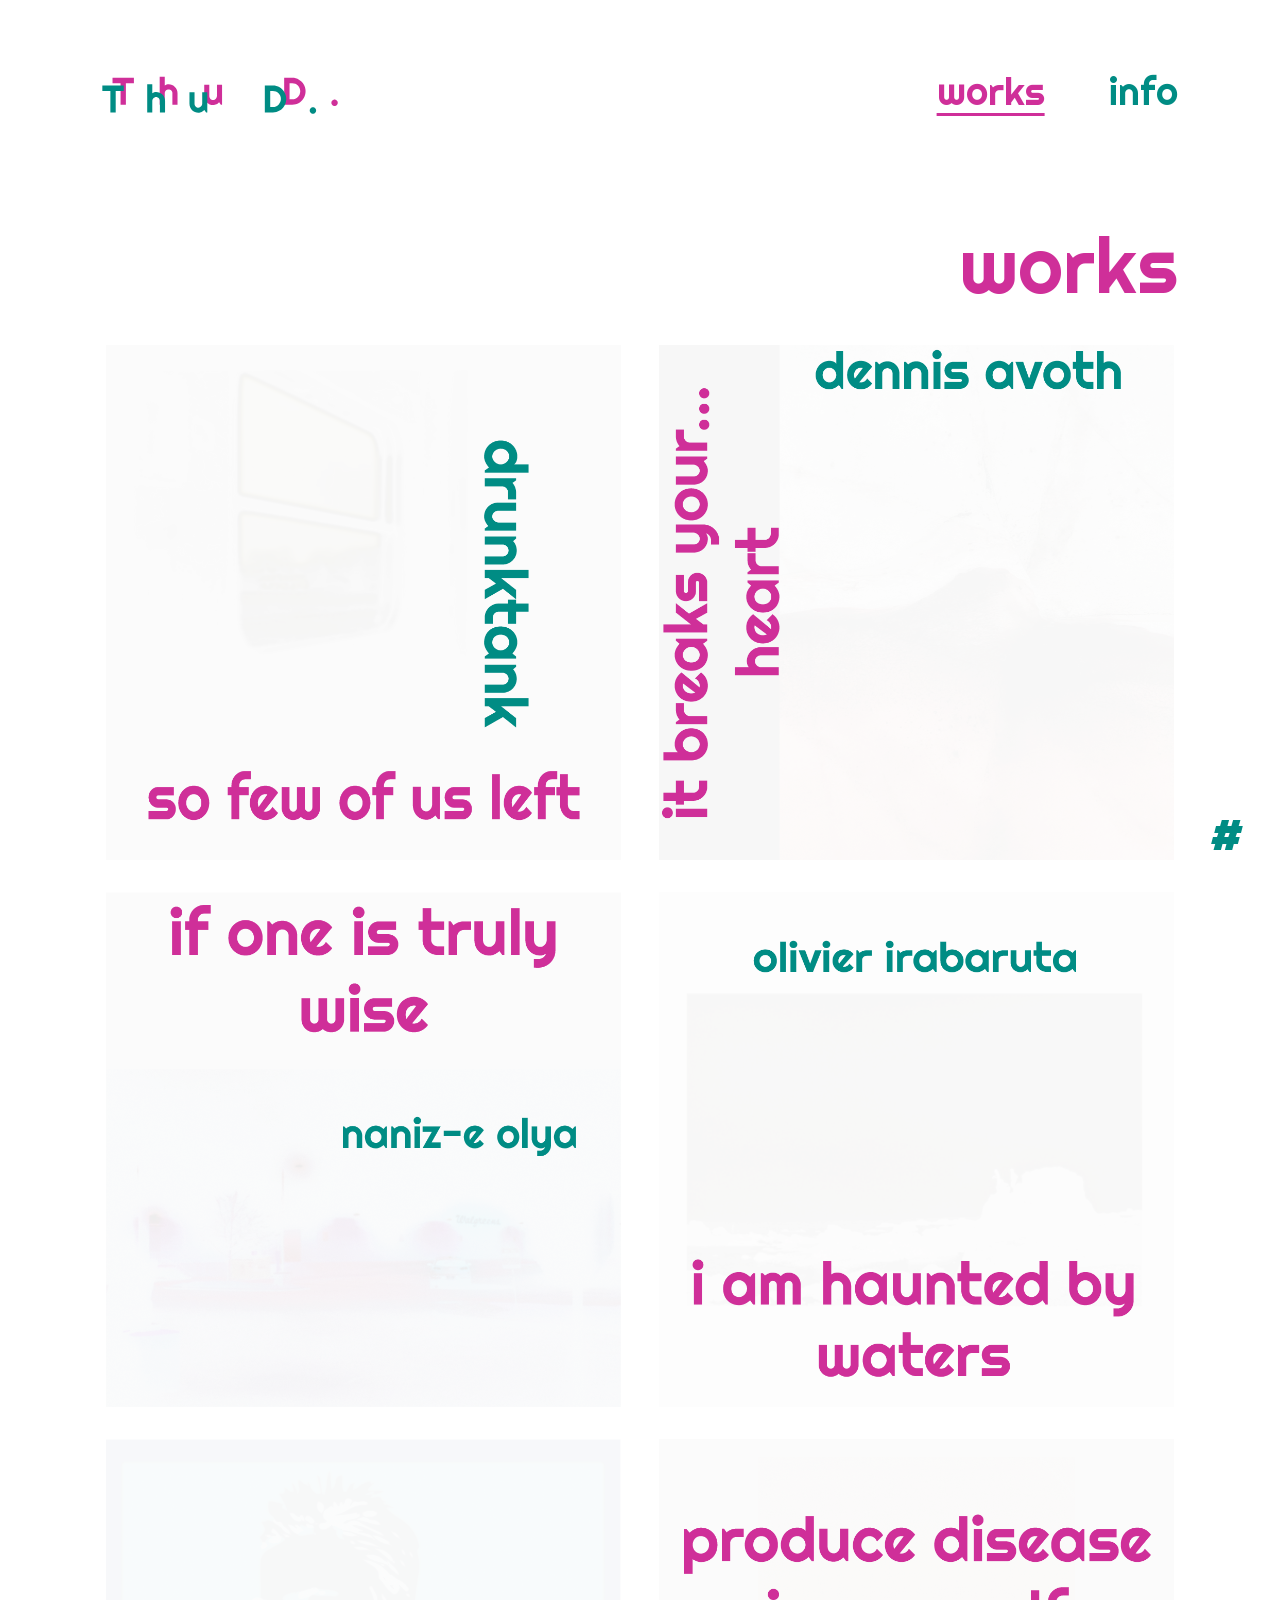
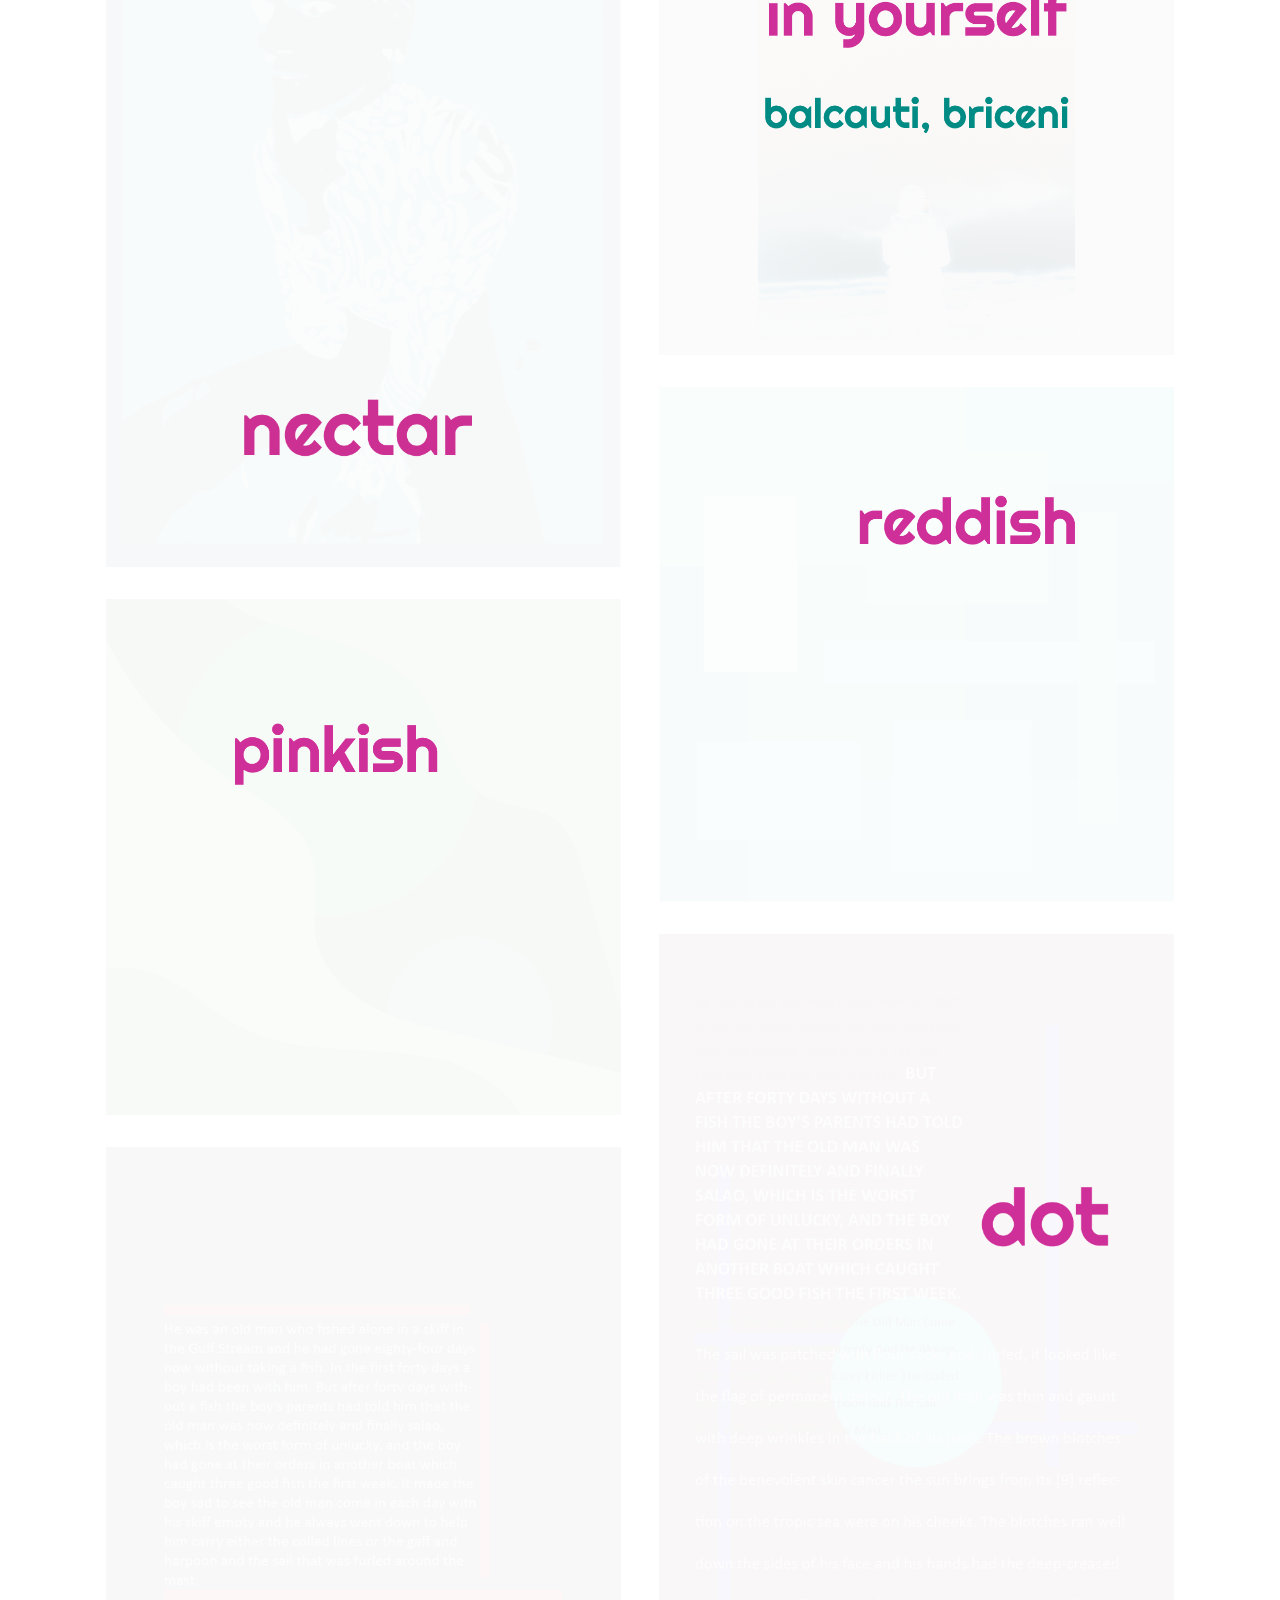
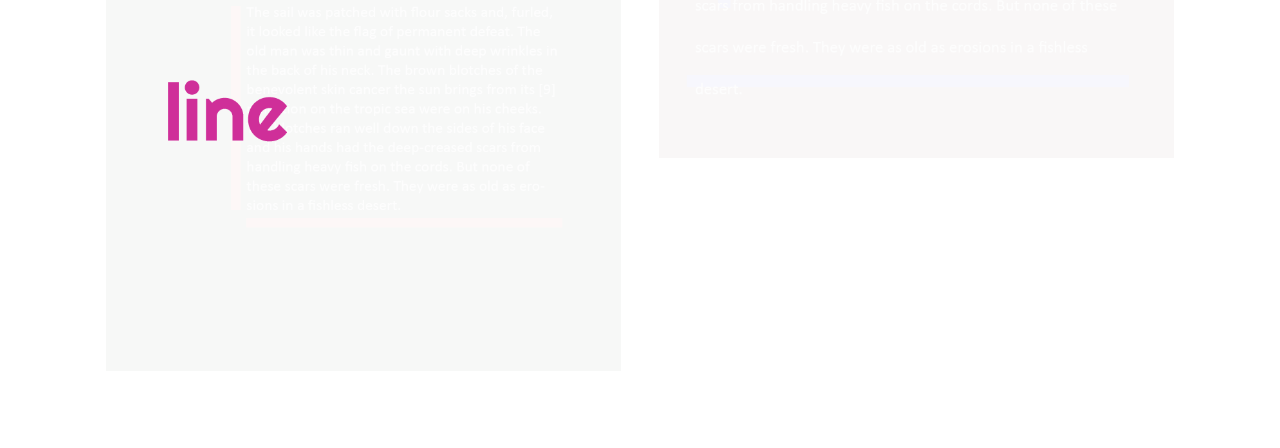
<file: works.html>
<!DOCTYPE html>
<html lang="en">
<head>
	<meta charset="utf-8">
	<meta name="viewport" content="width=device-width, initial-scale=1.0">
	<title>Works | PORTFOLIO</title>
	<link rel="stylesheet" type="text/css" href="css/css.css">
	<link href="https://fonts.googleapis.com/css2?family=Righteous&display=swap" rel="stylesheet">
</head>
<body>
	<span class="cursor"></span>

	<div class="all">
		<div class="side">
			<a href="index.html"><img class="logo" src="img/logo.svg" alt="Thu Du logo"></a>
		</div>
		<div class="menu">
			<div class="worksbox"><a class="works current" href="works.html">works</a></div>
			<div class="infobox"><a class="info" href="info.html">info</a></div>
		</div>
	</div>

	<h1 class="page-title" style="font-weight:normal">works</h1>

	<div class="row">
		<div class="column">
			<div class="w6a">
				<div class="w6a1">
					<img src="img/w6a1.png" alt="">
				</div>
				<a href="w6a.html">
					<div class="w6a2">
						<img src="img/w6a2.png" alt="w6a project">
					</div>
				</a>
			</div>

			<div class="w6d">
				<div class="w6d1">
					<img src="img/w6d1.png" alt="">
				</div>
				<a href="w6d.html">
					<div class="w6d2">
						<img src="img/w6d2.png" alt="w6d project">
					</div>
				</a>
			</div>

			<div class="w7">
				<div class="w7a">
					<img src="img/w7a.png" alt="">
				</div>
				<a href="w7.html">
					<div class="w7b">
						<img src="img/w7b.png" alt="w7 project">
					</div>
				</a>
			</div>

			<div class="pink">
				<div class="pink1">
					<img src="img/pink.png" alt="">
				</div>
				<a href="pink.html">
					<div class="pink2">
						<img src="img/pink2.png" alt="pink project">
					</div>
				</a>
			</div>

			<div class="w8a">
				<div class="w8aa">
					<img src="img/w8a.png" alt="">
				</div>
				<a href="w8a.html">
					<div class="w8a1">
						<img src="img/w8a1.png" alt="w8a project">
					</div>
				</a>
			</div>
		</div>
		<div class="column">
			<div class="w6b">
				<div class="w6b1">
					<img src="img/w6b1.jpg" alt="">
				</div>
				<a href="w6b.html">
					<div class="w6b2">
						<img src="img/w6b2.png" alt="w6b project">
					</div>
				</a>
			</div>

			<div class="w6c">
				<div class="w6c1">
					<img src="img/w6c1.png" alt="">
				</div>
				<a href="w6c.html">
					<div class="w6c2">
						<img src="img/w6c2.png" alt="w6c project">
					</div>
				</a>
			</div>

			<div class="w6e">
				<div class="w6e1">
					<img src="img/w6e1.png" alt="">
				</div>
				<a href="w6e.html">
					<div class="w6e2">
						<img src="img/w6e2.png" alt="w6e project">
					</div>
				</a>
			</div>

			<div class="red">
				<div class="red1">
					<img src="img/red.png" alt="">
				</div>
				<a href="red.html">
					<div class="red2">
						<img src="img/red2.png" alt="red project">
					</div>
				</a>
			</div>

			<div class="w8b">
				<div class="w8bb">
					<img src="img/w8b.png" alt="">
				</div>
				<a href="w8b.html">
					<div class="w8b1">
						<img src="img/w8b1.png" alt="w8b project">
					</div>
				</a>
			</div>
		</div>
	</div>

	<a class="top" href="#">#</a>

	<script src="js/cursor.js"></script>
</body>
</html>
</file>
<file: css/css.css>
html,
body {
	scroll-behavior: smooth;
}

body{
	
	background-color: white;
	margin: 0;
	font-family: 'Righteous', cursive;
}
.cursor {
	justify-content: center;
	display: block;
	pointer-events: none;
	position: fixed;
	top: 0;
	right: 0;
	bottom: 0;
	left: 0;
	z-index: 4;
	width: 100px;
	height: 100px;
	border-radius: 100%;
	background: #4a1739;
	mix-blend-mode: color-burn;
	transition: transform .2s;
	transform: scale(2);
}
particle {
	position: fixed;
	left: 0;
	top: 0;
	border-radius: 50%;
	pointer-events: none;
	opacity: 0;
	background-color: #000;
	background: #fff;
	z-index: 9;
}
.top{
	position: fixed;
	bottom: 2vw;
	right: 2.75vw;
	z-index: 99; 
	font-size: 5vw;
	border: none;
	outline: none;
	color: #008C84;
	text-decoration: none;
	cursor: pointer;
}
.top:hover {
	color: #CF2F99;
}


.container2{
	/*border: 2px solid black;*/
	margin-left: 8.25vw;
	margin-top: 4vw;
	margin-right: 8.25vw;
	display: flex;
}
.boxa{
	/*border: 2px solid black;*/
	width: 50%;
	display: flex;
}

.hi{
	font-size: 40vw;
	color: #CF2F99;
	width: 50%;
	
}

.box{
	padding-top: 6vw;
	/*border: 2px solid black;*/
	width: 50%;
	display: flex;
}
.text{
	text-decoration: none;
	font-size: 8vw;
	color: #008C84;
	text-align: left;
	padding: 0 2vw;
}

.scroll-text {
	font-size: 6vw;
	text-decoration: none;
	color: #CF2F99;
	height: 15vw;
	line-height: 7.5vw;
	position: relative;
	overflow: hidden;
	width: 40vw;	
	text-align: left;
	margin-top: 10%;
	display: flex;
}
.scroll-text > span {
	position: absolute;
	top: 2vw;
	animation: slide 6s infinite;
}

@keyframes slide {
	0% {
		top: 0;
	}
	20% {
		top: -15vw;
	}
	40% {
		top: -30vw;
	}
	60% {
		top: -45vw;
	}
}


.w6a{
	top: 0;
	left: 0;
	position: relative;
}
.w6a1{
	width: 100%;
	border-left: 150px;
	height: auto;
	opacity: 0.08;
	filter: invert(85%);
	position: relative;
	top: 0;
	left: 0;
}
.w6a2{
	width: 100%;
	border-left: 150px;
	height: auto;
	position: absolute;
	top: 0px;
	left: 0px;
}


.w6b{
	top: 0;
	left: 0;
	position: relative;
}
.w6b1{
	width: 100%;
	border-left: 150px;
	height: auto;
	opacity: 0.03;
	filter: invert(85%);
	position: relative;
	top: 0;
	left: 0;
}

.w6b2{
	width: 100%;
	border-left: 150px;
	height: auto;
	position: absolute;
	top: 0px;
	left: 0px;
}


.w6c{
	top: 0;
	left: 0;
	position: relative;
}
.w6c1{
	width: 100%;
	border-left: 150px;
	height: auto;
	opacity: 0.03;
	filter: invert(85%);
	position: relative;
	top: 0;
	left: 0;
}
.w6c2{
	width: 100%;
	border-left: 150px;
	height: auto;
	position: absolute;
	top: 0px;
	left: 0px;
}



.w6d{
	top: 0;
	left: 0;
	position: relative;
}
.w6d1{
	width: 100%;
	border-left: 150px;
	height: auto;
	opacity: 0.08;
	filter: invert(85%);
	position: relative;
	top: 0;
	left: 0;
}
.w6d2{
	width: 100%;
	border-left: 150px;
	height: auto;
	position: absolute;
	top: 0px;
	left: 0px;
}


.w6e{
	top: 0;
	left: 0;
	position: relative;
}
.w6e1{
	width: 100%;
	border-left: 150px;
	height: auto;
	opacity: 0.08;
	filter: invert(85%);
	position: relative;
	top: 0;
	left: 0;
}
.w6e2{
	width: 100%;
	border-left: 150px;
	height: auto;
	position: absolute;
	top: 0px;
	left: 0px;
}



.w7{
	top: 0;
	left: 0;
	position: relative;
}
.w7a{
	width: 100%;
	border-left: 150px;
	height: auto;
	opacity: 0.03;
	filter: invert(85%);
	position: relative;
	top: 0;
	left: 0;
}
.w7b{
	width: 100%;
	border-left: 150px;
	height: auto;
	position: absolute;
	top: 0px;
	left: 0px;	
}


.pink{
	top: 0;
	left: 0;
	position: relative;
}
.pink1{
	width: 100%;
	border-left: 150px;
	height: auto;
	opacity: 0.03;
	filter: invert(85%);
	position: relative;
	top: 0;
	left: 0;
}	

.pink2{
	width: 100%;
	border-left: 150px;
	height: auto;
	position: absolute;
	top: 0px;
	left: 0px;
}


.red{
	
	top: 0;
	left: 0;
	position: relative;
}
.red1{
	width: 100%;
	border-left: 150px;
	height: auto;
	opacity: 0.03;
	filter: invert(85%);
	position: relative;
	top: 0;
	left: 0;
}
.red2{
	width: 100%;
	border-left: 150px;
	height: auto;
	position: absolute;
	top: 0px;
	left: 0px;
}


.w8a{
	top: 0;
	left: 0;
	position: relative;
}
.w8aa{
	width: 100%;
	border-left: 150px;
	height: auto;
	opacity: 0.03;
	filter: invert(85%);
	position: relative;
	top: 0;
	left: 0;
}
.w8a1{
	width: 100%;
	border-left: 150px;
	height: auto;
	position: absolute;
	top: 0px;
	left: 0px;
}


.w8b{
	top: 0;
	left: 0;
	position: relative;
}
.w8bb{
	width: 100%;
	border-left: 150px;
	height: auto;
	opacity: 0.03;
	filter: invert(85%);
	position: relative;
	top: 0;
	left: 0;
}
.w8b1{
	width: 100%;
	border-left: 150px;
	height: auto;
	position: absolute;
	top: 0px;
	left: 0px;
}


/* ===== shared layout (moved from the inline <style> in A3.html) ===== */
* { box-sizing: border-box; }
img { width: 100%; }

.side { width: 50vw; }
.all { margin: 2.75vw 5.5vw 0; display: flex; }
.logo { width: 50%; padding: 2.5vw; }
.menu { justify-content: flex-end; display: flex; width: 50%; }
.worksbox, .infobox { padding: 2.5vw; }

.works, .info { font-size: 3vw; text-decoration: none; }
.works { color: #CF2F99; }
.works:hover { color: #008C84; }
.info { color: #008C84; }
.info:hover { color: #CF2F99; }
/* current page in the menu */
.menu a.current { text-decoration: underline; text-underline-offset: 0.6vw; }

/* ===== landing page ===== */
.enter {
	display: inline-block;
	margin: 0 8.25vw 6vw;
	font-size: 3vw;
	color: #008C84;
	text-decoration: none;
}
.enter:hover { color: #CF2F99; }

/* ===== works page ===== */
.page-title {
	margin: 4vw 8vw 0;
	font-size: 6vw;
	color: #cf2f99;
	display: flex;
	justify-content: flex-end;
}
.page-title.teal { color: #008C84; justify-content: flex-start; }

.row { display: flex; flex-wrap: wrap; padding: 0 6.75vw 6vw; }
.column { flex: 50%; max-width: 50%; padding: 0 1.5vw; }
.column img { margin-top: 2.5vw; vertical-align: middle; }
@media (max-width: 600px) {
	.column { flex: 100%; max-width: 100%; }
}

/* ===== info page ===== */
.container3 { padding-left: 2.5vw; margin: 2vw 8.25vw 0; display: flex; }
.info2 { font-size: 3vw; color: #008C84; }
.info2a { font-size: 2vw; padding: 0 3vw; color: #008C84; }
.container4 { margin: 4vw 8.25vw 8vw; text-align: left; display: flex; }
.container5 { margin-left: 4vw; width: 50%; display: flex; }
.container6 { padding-left: 6vw; width: 50%; display: flex; }
.logo2 { width: 100%; padding-left: 2vw; }
.info3 { font-size: 3vw; color: #008C84; }
.info3a { font-size: 2vw; color: #008C84; }
.email { text-decoration: none; color: #008C84; }
.email:hover { color: #CF2F99; }
.fb { width: 6%; }
.ig { width: 10%; }
.fb:hover, .ig:hover { opacity: 0.5; }
</file>
<file: css/pink.css>
html,
body {
  scroll-behavior: smooth;
}

body{
	
	background-color: white;
	margin: 0;
	font-family: 'Righteous', cursive;
}
.cursor {
	justify-content: center;
	display: block;
	pointer-events: none;
	position: fixed;
	top: 0;
	right: 0;
	bottom: 0;
	left: 0;
	z-index: 4;
	width: 100px;
	height: 100px;
	border-radius: 100%;
	background: #008C84;
	mix-blend-mode: hue;
	transition: transform .2s;
	transform: scale(2);
}
particle {
	position: fixed;
	left: 0;
	top: 0;
	border-radius: 50%;
	pointer-events: none;
	opacity: 0;
	background-color: #000;
	background: #fff;
	z-index: 9;
}



.title{
	display: flex;
	font-size: 4vw;
	margin-left: 5vw;
	color: #cf2f99;
}
.font{
	margin-left: 5vw;
	font-size: 3vw;
}
.text{
	font-size: 2.5vw;
	/* border: 2px solid black; */
	display: flex;
	margin-left: 5.5vw;
}


 
.container{
	display:flex;
	/* border: 2px solid black; */
	margin-top: 4vw;
}
 canvas {
	
	margin-left: 5vw;
	width: 60%;
  padding-top: 4vw;
	
  }
  
 #palette
 {
  display: flex;
  justify-content: center;
  align-items: center;
  flex-wrap: wrap;
  font-size: 2vw;
}

#palette div{
  /* border: 2px solid black; */
  height: 10vw;
  width: 10vw;
  display: flex;
  justify-content: center;
  align-items: center;
  color: #cf2f99;
  
  /* rotate: -90deg; */
  
}
.scr{
	
	margin-left: 14vw;
	width: 80%;
  margin-top: 2vw;
	
}

.pic{
	width: 80%;
	margin-left: 5.75vw;
	margin-top: 15vw;
}
.text2{
  margin-top: 15vw;
  text-align: right;
  margin-right: 3vw;
  font-size: 3vw;
  color: #008C84;
  text-decoration: none;
}
.text2:hover{
  color:#cf2f99
}
</file>
<file: css/red.css>
html,
body {
  scroll-behavior: smooth;
}

body{
	
	background-color: white;
	margin: 0;
	font-family: 'Righteous', cursive;
}
.cursor {
	justify-content: center;
	display: block;
	pointer-events: none;
	position: fixed;
	top: 0;
	right: 0;
	bottom: 0;
	left: 0;
	z-index: 4;
	width: 100px;
	height: 100px;
	border-radius: 100%;
	background: #008C84;
	mix-blend-mode: hue;
	transition: transform .2s;
	transform: scale(2);
}
particle {
	position: fixed;
	left: 0;
	top: 0;
	border-radius: 50%;
	pointer-events: none;
	opacity: 0;
	background-color: #000;
	background: #fff;
	z-index: 9;
}



.title{
	display: flex;
	font-size: 4vw;
	margin-left: 5vw;
	color: #cf2f99;
}
.font{
	margin-left: 5vw;
	font-size: 3vw;
}
.text{
	font-size: 2.5vw;
	/* border: 2px solid black; */
	display: flex;
	margin-left: 5.5vw;
	margin-top: 0;
}


 
.container{
	display:flex;
	/* border: 2px solid black; */
	margin-top: 4vw;
}
 canvas {
	
	margin-left: 5vw;
	width: 60%;
  padding-top: 4vw;
	
  }
 #palette
 {
  display: flex;
  justify-content: center;
  align-items: center;
  flex-wrap: wrap;
  /* border: 2px solid black; */
  font-size: 2vw;
  
  padding-right: 2vw;
}

#palette div{
  /* border: 2px solid black; */
  height: 10vw;
  width: 10vw;
  display: flex;
  justify-content: center;
  align-items: center;
  color: #008C84;
  
}
.scr{
	
	margin-left: 14vw;
	width: 80%;
  margin-top: 2vw;
	
}

.pic{
	width: 80%;
	margin-left: 5.75vw;
	margin-top: 15vw;
}
.text2{
  margin-top: 15vw;
  text-align: right;
  margin-right: 3vw;
  font-size: 3vw;
  color: #008C84;
  text-decoration: none;
}
.text2:hover{
  color:#cf2f99
}
</file>
<file: css/w6a.css>
html,
body {
	scroll-behavior: smooth;
}

body{
	
	background-color: white;
	margin: 0;
	font-family: 'Righteous', cursive;
}
.cursor {
	justify-content: center;
	display: block;
	pointer-events: none;
	position: fixed;
	top: 0;
	right: 0;
	bottom: 0;
	left: 0;
	z-index: 4;
	width: 100px;
	height: 100px;
	border-radius: 100%;
	background: #CF2F99;
	mix-blend-mode: hue;
	transition: transform .2s;
	transform: scale(2);
}
particle {
	position: fixed;
	left: 0;
	top: 0;
	border-radius: 50%;
	pointer-events: none;
	opacity: 0;
	background-color: #000;
	background: #fff;
	z-index: 9;
}

.title{
	display: flex;
	font-size: 4vw;
	margin-left: 5vw;
	color: #cf2f99;
}
.font{
	margin-left: 5vw;
	font-size: 3vw;
}
.text{
	font-size: 2.5vw;
	/* border: 2px solid black; */
	display: flex;
	margin-left: 5.5vw;
	margin-top: 2vw;
}

.container{
	display:flex;
	/* border: 2px solid black; */
	margin-top: 4vw;
}
 canvas {
	margin-left: 5vw;
	width: 60%;
	
  }
 #palette
 {
  display: flex;
  justify-content: center;
  align-items: center;
  flex-wrap: wrap;
  /* border: 2px solid black; */
  font-size: 2vw;
}

#palette div{
  /* border: 2px solid black; */
  height: 10vw;
  width: 10vw;
  display: flex;
  justify-content: center;
  align-items: center;
  color: #cf2f99;
}

.scr{
	margin-top: 15vw;
	margin-left: 14vw;
	width: 80%;
}

.pic{
	width: 70%;
	margin-left: 5.75vw;
	margin-top: 15vw;
}
</file>
<file: css/w6b.css>
html,
body {
	scroll-behavior: smooth;
}

body{
	
	background-color: white;
	margin: 0;
	font-family: 'Righteous', cursive;
}
.cursor {
	justify-content: center;
	display: block;
	pointer-events: none;
	position: fixed;
	top: 0;
	right: 0;
	bottom: 0;
	left: 0;
	z-index: 4;
	width: 100px;
	height: 100px;
	border-radius: 100%;
	background: #008C84;
	mix-blend-mode: hue;
	transition: transform .2s;
	transform: scale(2);
}
particle {
	position: fixed;
	left: 0;
	top: 0;
	border-radius: 50%;
	pointer-events: none;
	opacity: 0;
	background-color: #000;
	background: #fff;
	z-index: 9;
}


.title{
	display: flex;
	font-size: 4vw;
	margin-left: 5vw;
	color: #cf2f99;
}
.font{
	margin-left: 5vw;
	font-size: 3vw;
}
.text{
	font-size: 2.5vw;
	/* border: 2px solid black; */
	display: flex;
	margin-left: 5.5vw;
	margin-top: 2vw;
}

.container{
	display:flex;
	/* border: 2px solid black; */
	margin-top: 4vw;
}
 canvas {
	margin-left: 5vw;
	width: 60%;
	
  }
 #palette
 {
  display: flex;
  justify-content: center;
  align-items: center;
  flex-wrap: wrap;
  /* border: 2px solid black; */
  font-size: 2vw;
}

#palette div{
  /* border: 2px solid black; */
  height: 10vw;
  width: 10vw;
  display: flex;
  justify-content: center;
  align-items: center;
  color: #cf2f99;
}

.scr{
	margin-top: 15vw;
	margin-left: 14vw;
	width: 80%;
}

.pic{
	width: 70%;
	margin-left: 5.75vw;
	margin-top: 15vw;
}
</file>
<file: css/w6c.css>
html,
body {
  scroll-behavior: smooth;
}

body{
	
	background-color: white;
	margin: 0;
	font-family: 'Righteous', cursive;
}
.cursor {
	justify-content: center;
	display: block;
	pointer-events: none;
	position: fixed;
	top: 0;
	right: 0;
	bottom: 0;
	left: 0;
	z-index: 4;
	width: 100px;
	height: 100px;
	border-radius: 100%;
	background: #008C84;
	mix-blend-mode: hue;
	transition: transform .2s;
	transform: scale(2);
}
particle {
	position: fixed;
	left: 0;
	top: 0;
	border-radius: 50%;
	pointer-events: none;
	opacity: 0;
	background-color: #000;
	background: #fff;
	z-index: 9;
}


.title{
	display: flex;
	font-size: 4vw;
	margin-left: 5vw;
	color: #cf2f99;
}
.font{
	margin-left: 5vw;
	font-size: 3vw;
}
.text{
	font-size: 2.5vw;
	/* border: 2px solid black; */
	display: flex;
	margin-left: 5.5vw;
	margin-top: 2vw;
}

.container{
	display:flex;
	/* border: 2px solid black; */
	margin-top: 4vw;
}
 canvas {
	margin-left: 5vw;
	width: 60%;
	
  }
 #palette
 {
  display: flex;
  justify-content: center;
  align-items: center;
  flex-wrap: wrap;
  /* border: 2px solid black; */
  font-size: 2vw;
}

#palette div{
  /* border: 2px solid black; */
  height: 10vw;
  width: 10vw;
  display: flex;
  justify-content: center;
  align-items: center;
  color: #cf2f99;
}

.scr{
	margin-top: 15vw;
	margin-left: 14vw;
	width: 80%;
}

.pic{
	width: 70%;
	margin-left: 5.75vw;
	margin-top: 15vw;
}
</file>
<file: css/w6d.css>
html,
body {
  scroll-behavior: smooth;
}

body{
	
	background-color: white;
	margin: 0;
	font-family: 'Righteous', cursive;
}
.cursor {
	justify-content: center;
	display: block;
	pointer-events: none;
	position: fixed;
	top: 0;
	right: 0;
	bottom: 0;
	left: 0;
	z-index: 4;
	width: 100px;
	height: 100px;
	border-radius: 100%;
	background: #CF2F99;
	mix-blend-mode: hue;
	transition: transform .2s;
	transform: scale(2);
}
particle {
	position: fixed;
	left: 0;
	top: 0;
	border-radius: 50%;
	pointer-events: none;
	opacity: 0;
	background-color: #000;
	background: #fff;
	z-index: 9;
}
.title{
	display: flex;
	font-size: 4vw;
	margin-left: 5vw;
	color: #cf2f99;
}
.font{
	margin-left: 5vw;
	font-size: 3vw;
}
.text{
	font-size: 2.5vw;
	/* border: 2px solid black; */
	display: flex;
	margin-left: 5.5vw;
	margin-top: 2vw;
}

.container{
	display:flex;
	/* border: 2px solid black; */
	margin-top: 4vw;
}
 canvas {
	margin-left: 5vw;
	width: 60%;
	
  }
 #palette
 {
  display: flex;
  justify-content: center;
  align-items: center;
  flex-wrap: wrap;
  /* border: 2px solid black; */
  font-size: 2vw;
}

#palette div{
  /* border: 2px solid black; */
  height: 10vw;
  width: 10vw;
  display: flex;
  justify-content: center;
  align-items: center;
  color: #cf2f99;
}

.scr{
	margin-top: 15vw;
	margin-left: 14vw;
	width: 80%;
}

.pic{
	width: 70%;
	margin-left: 5.75vw;
	margin-top: 15vw;
}
</file>
<file: css/w6e.css>
html,
body {
  scroll-behavior: smooth;
}

body{
	
	background-color: white;
	margin: 0;
	font-family: 'Righteous', cursive;
}
.cursor {
	justify-content: center;
	display: block;
	pointer-events: none;
	position: fixed;
	top: 0;
	right: 0;
	bottom: 0;
	left: 0;
	z-index: 4;
	width: 100px;
	height: 100px;
	border-radius: 100%;
	background: #CF2F99;
	mix-blend-mode: hue;
	transition: transform .2s;
	transform: scale(2);
}
particle {
	position: fixed;
	left: 0;
	top: 0;
	border-radius: 50%;
	pointer-events: none;
	opacity: 0;
	background-color: #000;
	background: #fff;
	z-index: 9;
}



.title{
	display: flex;
	font-size: 4vw;
	margin-left: 5vw;
	color: #cf2f99;
}
.font{
	margin-left: 5vw;
	font-size: 3vw;
}
.text{
	font-size: 2.5vw;
	/* border: 2px solid black; */
	display: flex;
	margin-left: 5.5vw;
	margin-top: 2vw;
}

.container{
	display:flex;
	/* border: 2px solid black; */
	margin-top: 4vw;
}
 canvas {
	margin-left: 5vw;
	width: 60%;
	
  }
 #palette
 {
  display: flex;
  justify-content: center;
  align-items: center;
  flex-wrap: wrap;
  /* border: 2px solid black; */
  font-size: 2vw;
}

#palette div{
  /* border: 2px solid black; */
  height: 10vw;
  width: 10vw;
  display: flex;
  justify-content: center;
  align-items: center;
  color: #cf2f99;
}

.scr{
	margin-top: 15vw;
	margin-left: 14vw;
	width: 80%;
}

.pic{
	width: 70%;
	margin-left: 5.75vw;
	margin-top: 15vw;
}
</file>
<file: css/w7.css>
html,
body {
	scroll-behavior: smooth;
}

body{
	
	background-color: white;
	margin: 0;
	font-family: 'Righteous', cursive;
}
.cursor {
	justify-content: center;
	display: block;
	pointer-events: none;
	position: fixed;
	top: 0;
	right: 0;
	bottom: 0;
	left: 0;
	z-index: 4;
	width: 100px;
	height: 100px;
	border-radius: 100%;
	background: #008C84;
	mix-blend-mode: hue;
	transition: transform .2s;
	transform: scale(2);
}
particle {
	position: fixed;
	left: 0;
	top: 0;
	border-radius: 50%;
	pointer-events: none;
	opacity: 0;
	background-color: #000;
	background: #fff;
	z-index: 9;
}

.title{
	display: flex;
	font-size: 4vw;
	margin-left: 5vw;
	color: #cf2f99;
}
.font{
	margin-left: 5vw;
	font-size: 3vw;
}
.text{
	font-size: 2.5vw;
	/* border: 2px solid black; */
	display: flex;
	margin-left: 5.5vw;
	margin-top: 2vw;
}

.container{
	display:flex;
	/* border: 2px solid black; */
	margin-top: 4vw;
}
 canvas {
	margin-left: 5vw;
	width: 60%;
	
  }
 #palette
 {
  display: flex;
  justify-content: center;
  align-items: center;
  flex-wrap: wrap;
  /* border: 2px solid black; */
  font-size: 2vw;
}

#palette div{
  /* border: 2px solid black; */
  height: 10vw;
  width: 10vw;
  display: flex;
  justify-content: center;
  align-items: center;
  color: #cf2f99;
}

.scr{
	margin-top: 15vw;
	margin-left: 23.75vw;
	width: 70%;
}

.pic{
	width: 70%;
	margin-left: 5.75vw;
	margin-top: 15vw;
}
</file>
<file: css/w8a.css>
html,
body {
	scroll-behavior: smooth;
}

body{
	
	background-color: white;
	margin: 0;
	font-family: 'Righteous', cursive;
}
.cursor {
	justify-content: center;
	display: block;
	pointer-events: none;
	position: fixed;
	top: 0;
	right: 0;
	bottom: 0;
	left: 0;
	z-index: 4;
	width: 100px;
	height: 100px;
	border-radius: 100%;
	background: #008C84;
	mix-blend-mode: hue;
	transition: transform .2s;
	transform: scale(2);
}
particle {
	position: fixed;
	left: 0;
	top: 0;
	border-radius: 50%;
	pointer-events: none;
	opacity: 0;
	background-color: #000;
	background: #fff;
	z-index: 9;
}

.title{
	display: flex;
	font-size: 4vw;
	margin-left: 5vw;
	color: #cf2f99;
}
.font{
	margin-left: 5vw;
	font-size: 3vw;
}
.text{
	font-size: 2.5vw;
	/* border: 2px solid black; */
	display: flex;
	margin-left: 5.5vw;
	margin-top: 2vw;
}

.container{
	display:flex;
	/* border: 2px solid black; */
	margin-top: 4vw;
}
 canvas {
	margin-left: 5vw;
	width: 60%;
	
  }
 #palette
 {
  display: flex;
  justify-content: center;
  align-items: center;
  flex-wrap: wrap;
  /* border: 2px solid black; */
  font-size: 2vw;
  padding-left: 1.5vw;
}

#palette div{
  /* border: 2px solid black; */
  height: 10vw;
  width: 10vw;
  display: flex;
  justify-content: center;
  align-items: center;
  color: #cf2f99;
}

.scr{
	margin-top: 15vw;
	margin-left: 23.75vw;
	width: 70%;
}
</file>
<file: css/w8b.css>
html,
body {
	scroll-behavior: smooth;
}

body{
	
	background-color: white;
	margin: 0;
	font-family: 'Righteous', cursive;
}
.cursor {
	justify-content: center;
	display: block;
	pointer-events: none;
	position: fixed;
	top: 0;
	right: 0;
	bottom: 0;
	left: 0;
	z-index: 4;
	width: 100px;
	height: 100px;
	border-radius: 100%;
	background: #CF2F99;
	mix-blend-mode: hue;
	transition: transform .2s;
	transform: scale(2);
}
particle {
	position: fixed;
	left: 0;
	top: 0;
	border-radius: 50%;
	pointer-events: none;
	opacity: 0;
	background-color: #000;
	background: #fff;
	z-index: 9;
}
.title{
	display: flex;
	font-size: 4vw;
	margin-left: 5vw;
	color: #cf2f99;
}
.font{
	margin-left: 5vw;
	font-size: 3vw;
}
.text{
	font-size: 2.5vw;
	/* border: 2px solid black; */
	display: flex;
	margin-left: 5.5vw;
	margin-top: 2vw;
}

.container{
	display:flex;
	/* border: 2px solid black; */
	margin-top: 4vw;
}
 canvas {
	margin-left: 5vw;
	width: 60%;
	
  }
 #palette
 {
  display: flex;
  justify-content: center;
  align-items: center;
  flex-wrap: wrap;
  /* border: 2px solid black; */
  font-size: 2vw;
  
}

#palette div{
  /* border: 2px solid black; */
  height: 10vw;
  width: 10vw;
  display: flex;
  justify-content: center;
  align-items: center;
  color: #cf2f99;
}

.scr{
	margin-top: 15vw;
	margin-left: 23.75vw;
	width: 70%;
}
</file>
